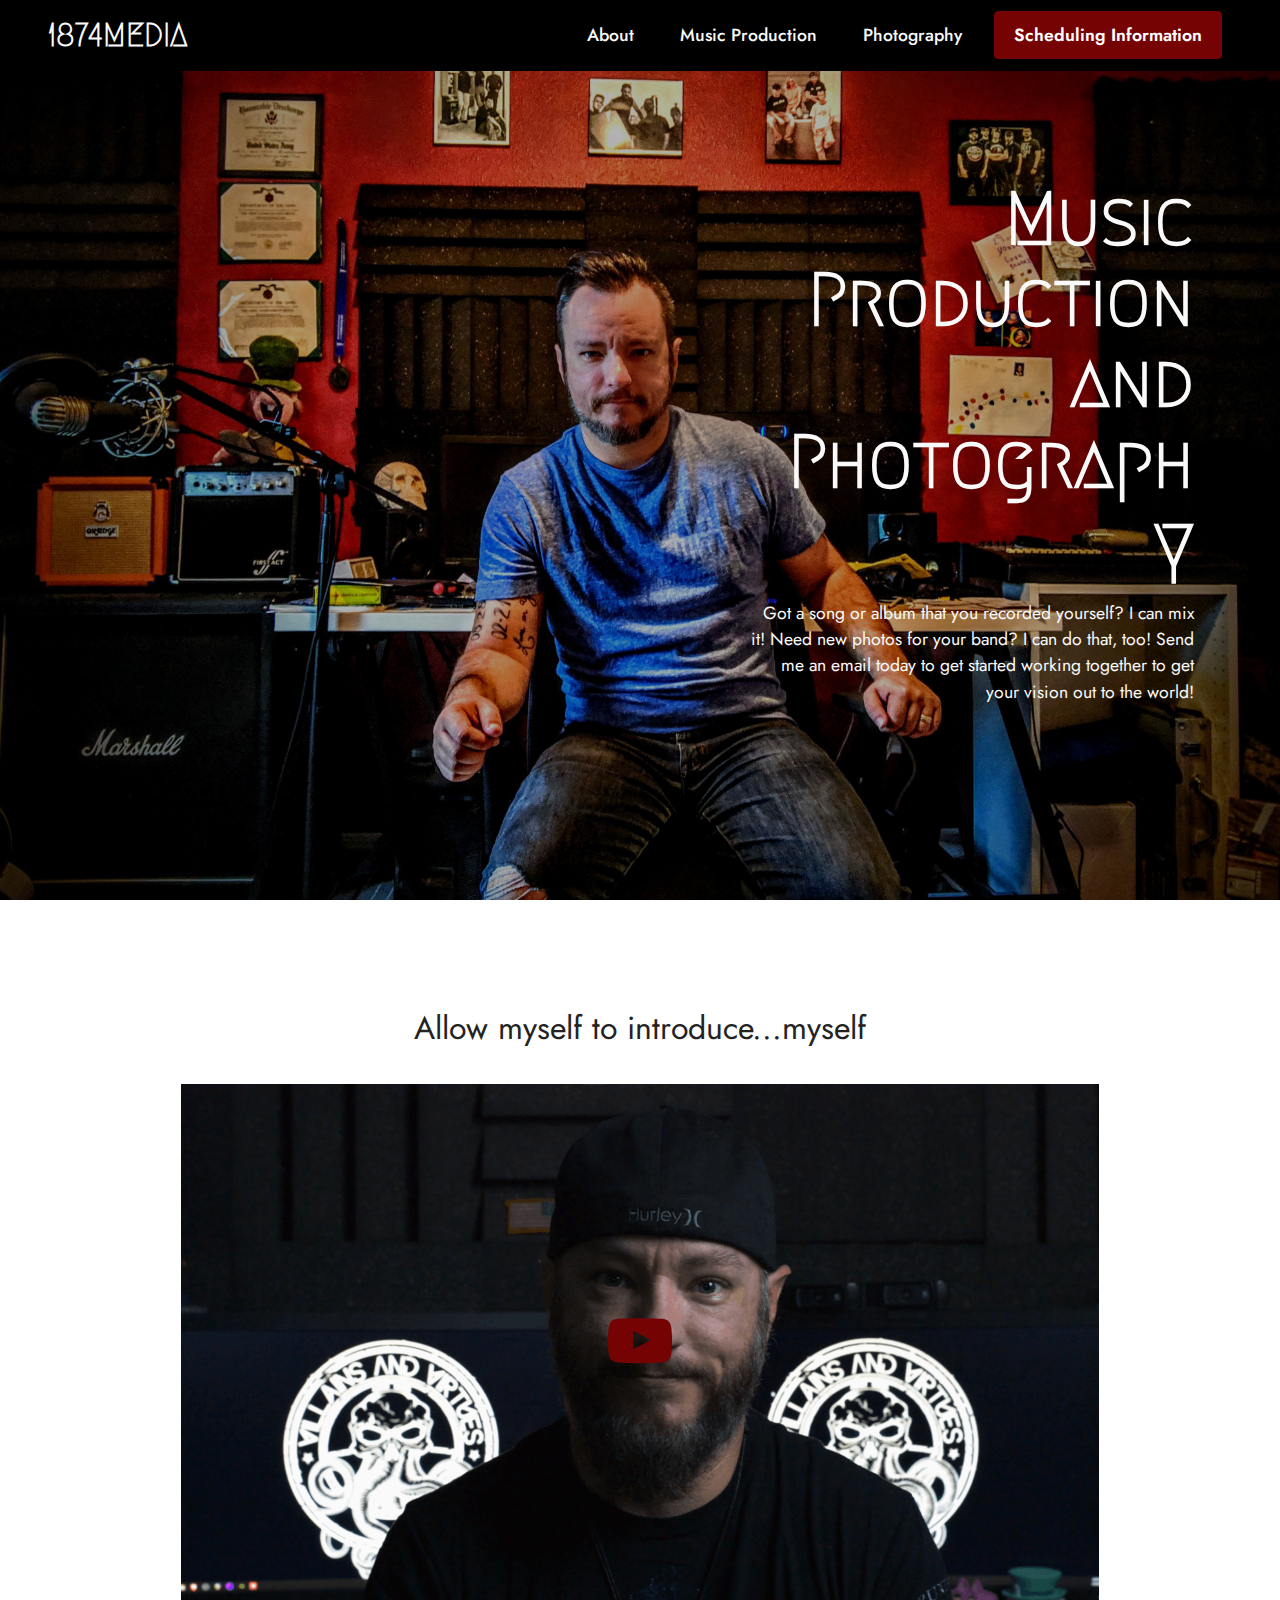
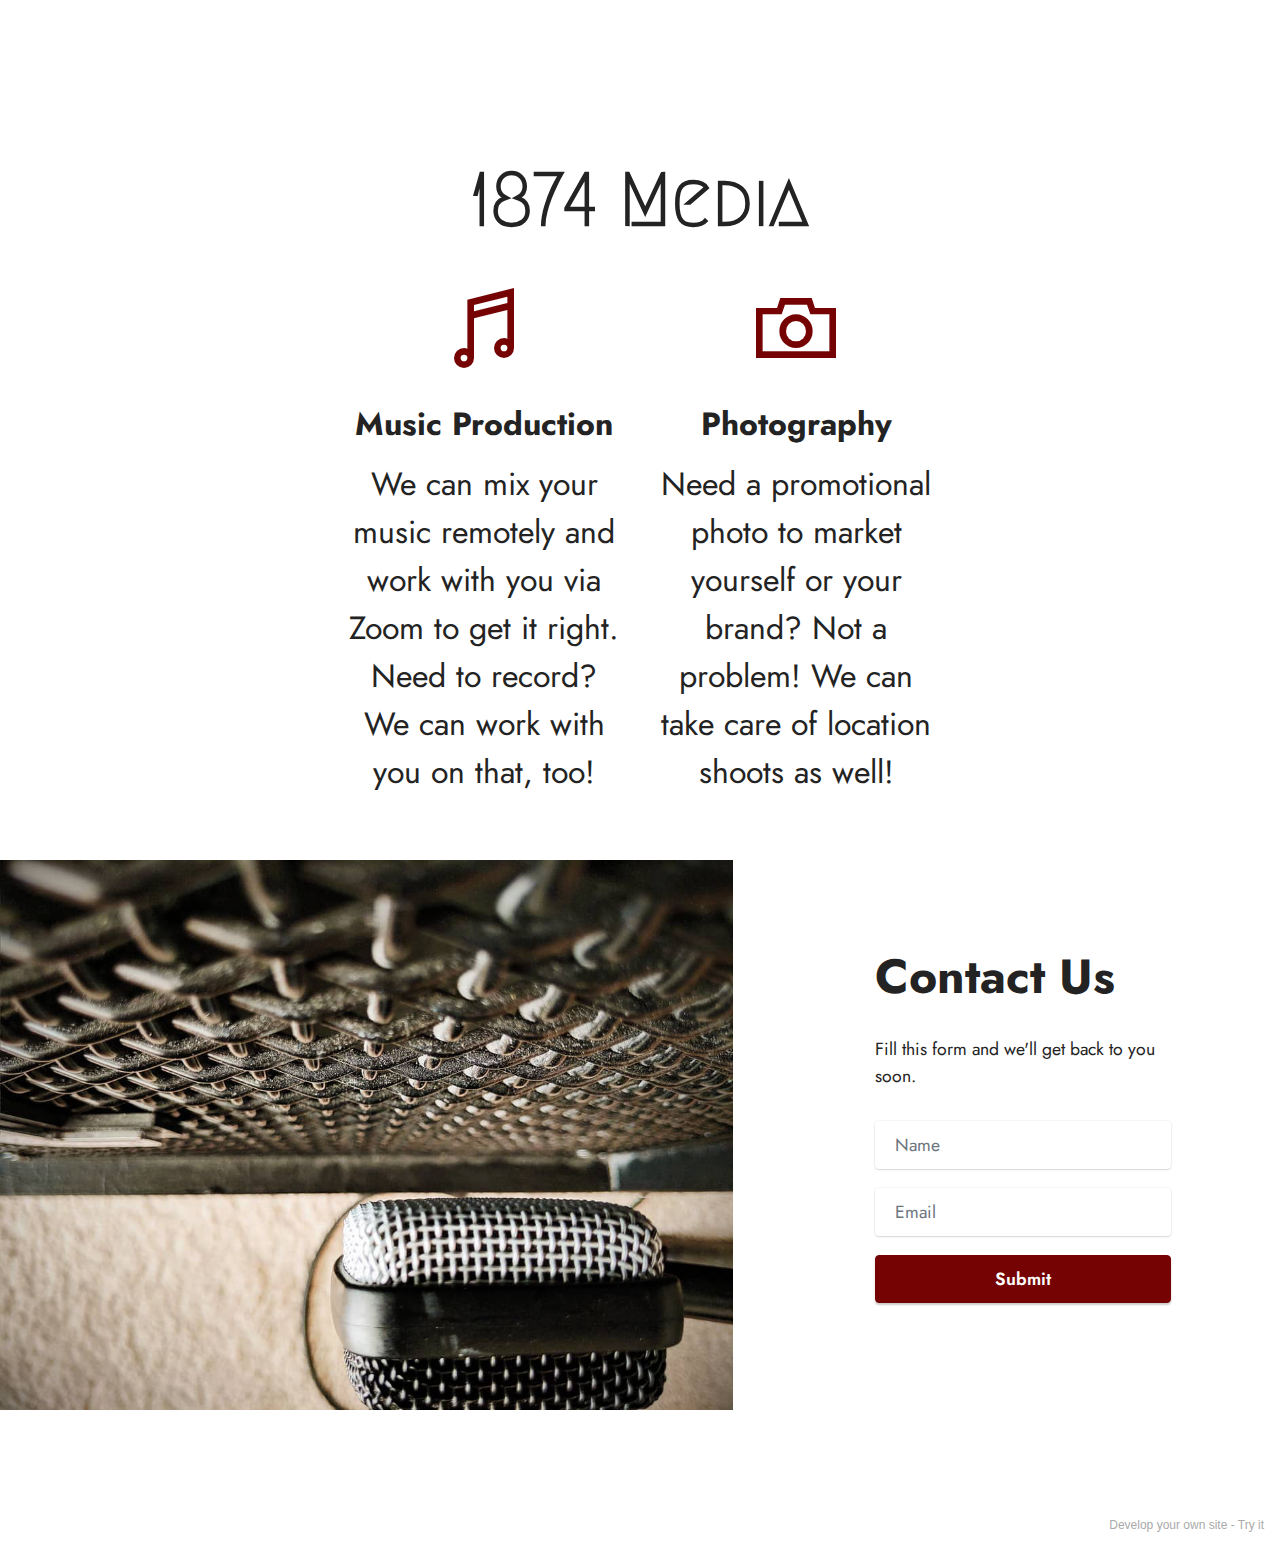
<file: index.html>
<!DOCTYPE html>
<html  >
<head>
  <!-- Site made with Mobirise Website Builder v5.2.0, https://mobirise.com -->
  <meta charset="UTF-8">
  <meta http-equiv="X-UA-Compatible" content="IE=edge">
  <meta name="generator" content="Mobirise v5.2.0, mobirise.com">
  <meta name="twitter:card" content="summary_large_image"/>
  <meta name="twitter:image:src" content="assets/images/index-meta.jpg">
  <meta property="og:image" content="assets/images/index-meta.jpg">
  <meta name="twitter:title" content="1874Media | Home">
  <meta name="viewport" content="width=device-width, initial-scale=1, minimum-scale=1">
  <link rel="shortcut icon" href="assets/images/1874logo-128x31.png" type="image/x-icon">
  <meta name="description" content="The home page for 1874 Media, a music production and photography company.">
  
  
  <title>1874Media | Home</title>
  <link rel="stylesheet" href="assets/web/assets/mobirise-icons2/mobirise2.css">
  <link rel="stylesheet" href="assets/tether/tether.min.css">
  <link rel="stylesheet" href="assets/bootstrap/css/bootstrap.min.css">
  <link rel="stylesheet" href="assets/bootstrap/css/bootstrap-grid.min.css">
  <link rel="stylesheet" href="assets/bootstrap/css/bootstrap-reboot.min.css">
  <link rel="stylesheet" href="assets/dropdown/css/style.css">
  <link rel="stylesheet" href="assets/formstyler/jquery.formstyler.css">
  <link rel="stylesheet" href="assets/formstyler/jquery.formstyler.theme.css">
  <link rel="stylesheet" href="assets/datepicker/jquery.datetimepicker.min.css">
  <link rel="stylesheet" href="assets/socicon/css/styles.css">
  <link rel="stylesheet" href="assets/theme/css/style.css">
  <link href="assets/fonts/style.css" rel="stylesheet">
  <link rel="preload" as="style" href="assets/mobirise/css/mbr-additional.css"><link rel="stylesheet" href="assets/mobirise/css/mbr-additional.css" type="text/css">
  
  
  
  
</head>
<body>
  
  <section class="menu menu2 cid-scbcHr9Uug" once="menu" id="menu2-0">
    
    <nav class="navbar navbar-dropdown navbar-fixed-top navbar-expand-lg">
        <div class="container-fluid">
            <div class="navbar-brand">
                
                <span class="navbar-caption-wrap"><a class="navbar-caption text-white text-primary display-7" href="index.html">1874MEDIA</a></span>
            </div>
            <button class="navbar-toggler" type="button" data-toggle="collapse" data-target="#navbarSupportedContent" aria-controls="navbarNavAltMarkup" aria-expanded="false" aria-label="Toggle navigation">
                <div class="hamburger">
                    <span></span>
                    <span></span>
                    <span></span>
                    <span></span>
                </div>
            </button>
            <div class="collapse navbar-collapse" id="navbarSupportedContent">
                <ul class="navbar-nav nav-dropdown" data-app-modern-menu="true"><li class="nav-item"><a class="nav-link link text-white text-primary display-4" href="about.html">
                            About</a></li>
                    <li class="nav-item"><a class="nav-link link text-white text-primary display-4" href="page3.html">
                            Music Production</a></li>
                    <li class="nav-item"><a class="nav-link link text-white text-primary display-4" href="page4.html">Photography</a>
                    </li></ul>
                
                <div class="navbar-buttons mbr-section-btn"><a class="btn btn-primary display-4" href="mailto:1874media@gmail.com">Scheduling Information</a></div>
            </div>
        </div>
    </nav>
</section>

<section class="header1 cid-scbcJsqYMp mbr-fullscreen" id="header1-1">

    

    <div class="mbr-overlay" style="opacity: 0.3; background-color: rgb(0, 0, 0);"></div>

    <div class="container">
        <div class="row justify-content-end">
            <div class="col-12 col-lg-5">
                <h1 class="mbr-section-title mbr-fonts-style mb-3 display-1"><strong>Music Production and Photography</strong></h1>
                
                <p class="mbr-text mbr-fonts-style display-4">
                    Got a song or album that you recorded yourself? I can mix it! Need new photos for your band? I can do that, too! Send me an email today to get started working together to get your vision out to the world!</p>
                
            </div>
        </div>
    </div>
</section>

<section class="video1 cid-sl85g3Pn0x" id="video1-9">
    
    
    <div class="align-center container">
        <div class="mbr-section-head">
            
            <h5 class="mbr-section-subtitle mbr-fonts-style mb-0 mt-2 display-5">Allow myself to introduce...myself</h5>
        </div>
        <div class="row justify-content-center mt-4">
            <div class="col-12 col-lg-10">
                <div class="box">
                    <div class="mbr-media show-modal align-center" data-modal=".modalWindow">
                        <img src="assets/images/intross-1836x1031.png" alt="1874Media Intro Video">
                        <div class="icon-wrap">
                            <a class="text-primary" href="#"><span class="mbr-iconfont socicon-youtube socicon"></span></a>
                        </div>
                    </div>
                </div>
            </div>
        </div>
    </div>
    <div>
        <div class="modalWindow" style="display: none;">
            <div class="modalWindow-container">
                <div class="modalWindow-video-container">
                    <div class="modalWindow-video">
                        <iframe width="100%" height="100%" frameborder="0" allowfullscreen="1" data-src="https://youtu.be/opk97Ublo_A"></iframe>
                    </div>
                    <a class="close" role="button" data-dismiss="modal">
                        <span aria-hidden="true" class="mbr-iconfont mobi-mbri-close mobi-mbri closeModal"></span>
                        <span class="sr-only">Close</span>
                    </a>
                </div>
            </div>
        </div>
    </div>
</section>

<section class="features1 cid-sl81gBIZmI" id="features1-8">
    

    
    <div class="container-fluid">
        <div class="row">
            <div class="col-12">
                <h3 class="mbr-section-title mbr-fonts-style align-center mb-0 display-1">
                    <strong>1874 Media</strong></h3>
                
            </div>
        </div>
        <div class="row">
            <div class="card col-12 col-md-6 col-lg-3">
                <div class="card-wrapper">
                    <div class="card-box align-center">
                        <div class="iconfont-wrapper">
                            <span class="mbr-iconfont mobi-mbri-music mobi-mbri"></span>
                        </div>
                        <h5 class="card-title mbr-fonts-style display-5"><strong>Music Production</strong></h5>
                        <p class="card-text mbr-fonts-style display-5">We can mix your music remotely and work with you via Zoom to get it right. Need to record? We can work with you on that, too!</p>
                    </div>
                </div>
            </div>
            <div class="card col-12 col-md-6 col-lg-3">
                <div class="card-wrapper">
                    <div class="card-box align-center">
                        <div class="iconfont-wrapper">
                            <span class="mbr-iconfont mobi-mbri-camera mobi-mbri"></span>
                        </div>
                        <h5 class="card-title mbr-fonts-style display-5"><strong>Photography</strong></h5>
                        <p class="card-text mbr-fonts-style display-5">Need a promotional photo to market yourself or your brand? Not a problem! We can take care of location shoots as well!</p>
                    </div>
                </div>
            </div>
            
            
        </div>
    </div>
</section>

<section class="form3 cid-scbMyxpnBC" id="form3-5">

    

    

    <div class="mbr-container">
        <div class="row justify-content-center">
            <div class="col-lg-7 col-12">
                <div class="image-wrapper">
                    <img class="w-100" src="assets/images/miccab-1080x810.jpg" alt="">
                </div>
            </div>
            <div class="col-lg-3 offset-lg-1 mbr-form" data-form-type="formoid">
                <form action="https://mobirise.eu/" method="POST" class="mbr-form form-with-styler" data-form-title="Form Name"><input type="hidden" name="email" data-form-email="true" value="Al2/m1E8P2GRo09hFpVwUt1ZbE5UDANy89HHIzC8JKXWv1/vRKwIHJrozeVog/Zy6HtenuE6/AJoh9C8H91O6HR664ujfe0hsp2zIRhC5Lqw5uuuwTlZ4CQKVsGlaq0F">
                    <div class="">
                        <div hidden="hidden" data-form-alert="" class="alert alert-success col-12">Thanks for filling out
                            the form!</div>
                        <div hidden="hidden" data-form-alert-danger="" class="alert alert-danger col-12">Oops...! some
                            problem!</div>
                    </div>
                    <div class="dragArea row">
                        <div class="col-lg-12 col-md-12 col-sm-12">
                            <h1 class="mbr-section-title mb-4 display-2">
                                <strong>Contact Us</strong>
                            </h1>
                        </div>
                        <div class="col-lg-12 col-md-12 col-sm-12">
                            <p class="mbr-text mbr-fonts-style mb-4 display-4">Fill this form and we'll get back to you
                                soon.</p>
                        </div>
                        <div data-for="name" class="col-lg-12 col-md col-sm-12 form-group">
                            <input type="text" name="name" placeholder="Name" data-form-field="name" class="form-control" value="" id="name-form3-5">
                        </div>
                        <div class="col-lg-12 col-md col-sm-12 form-group" data-for="email">
                            <input type="email" name="email" placeholder="Email" data-form-field="email" class="form-control" value="" id="email-form3-5">
                        </div>
                        <div class="col-md-auto col-12 mbr-section-btn"><button type="submit" class="btn btn-primary display-4">Submit</button></div>
                    </div>
                </form>
            </div>
            <div class="offset-lg-1"></div>
        </div>
    </div>
</section>

<section class="footer3 cid-scbIRWGaXC mbr-reveal" once="footers" id="footer3-4">

    

    

    <div class="container">
        <div class="media-container-row align-center mbr-white">
            
            
            <div class="row row-copirayt">
                <p class="mbr-text mb-0 mbr-fonts-style mbr-white align-center display-4">
                    © Copyright 2020 1874MEDIA. All sample track Copyrights belong to their respective creators. Used with permission. All Rights Reserved.
                </p>
            </div>
        </div>
    </div>
</section><section style="background-color: #fff; font-family: -apple-system, BlinkMacSystemFont, 'Segoe UI', 'Roboto', 'Helvetica Neue', Arial, sans-serif; color:#aaa; font-size:12px; padding: 0; align-items: center; display: flex;"><a href="https://mobirise.site/y" style="flex: 1 1; height: 3rem; padding-left: 1rem;"></a><p style="flex: 0 0 auto; margin:0; padding-right:1rem;">Develop your own site - <a href="https://mobirise.site/w" style="color:#aaa;">Try it</a></p></section><script src="assets/web/assets/jquery/jquery.min.js"></script>  <script src="assets/popper/popper.min.js"></script>  <script src="assets/tether/tether.min.js"></script>  <script src="assets/bootstrap/js/bootstrap.min.js"></script>  <script src="assets/smoothscroll/smooth-scroll.js"></script>  <script src="assets/dropdown/js/nav-dropdown.js"></script>  <script src="assets/dropdown/js/navbar-dropdown.js"></script>  <script src="assets/touchswipe/jquery.touch-swipe.min.js"></script>  <script src="assets/playervimeo/vimeo_player.js"></script>  <script src="assets/formstyler/jquery.formstyler.js"></script>  <script src="assets/formstyler/jquery.formstyler.min.js"></script>  <script src="assets/datepicker/jquery.datetimepicker.full.js"></script>  <script src="assets/theme/js/script.js"></script>  <script src="assets/formoid/formoid.min.js"></script>  
  
  
</body>
</html>
</file>
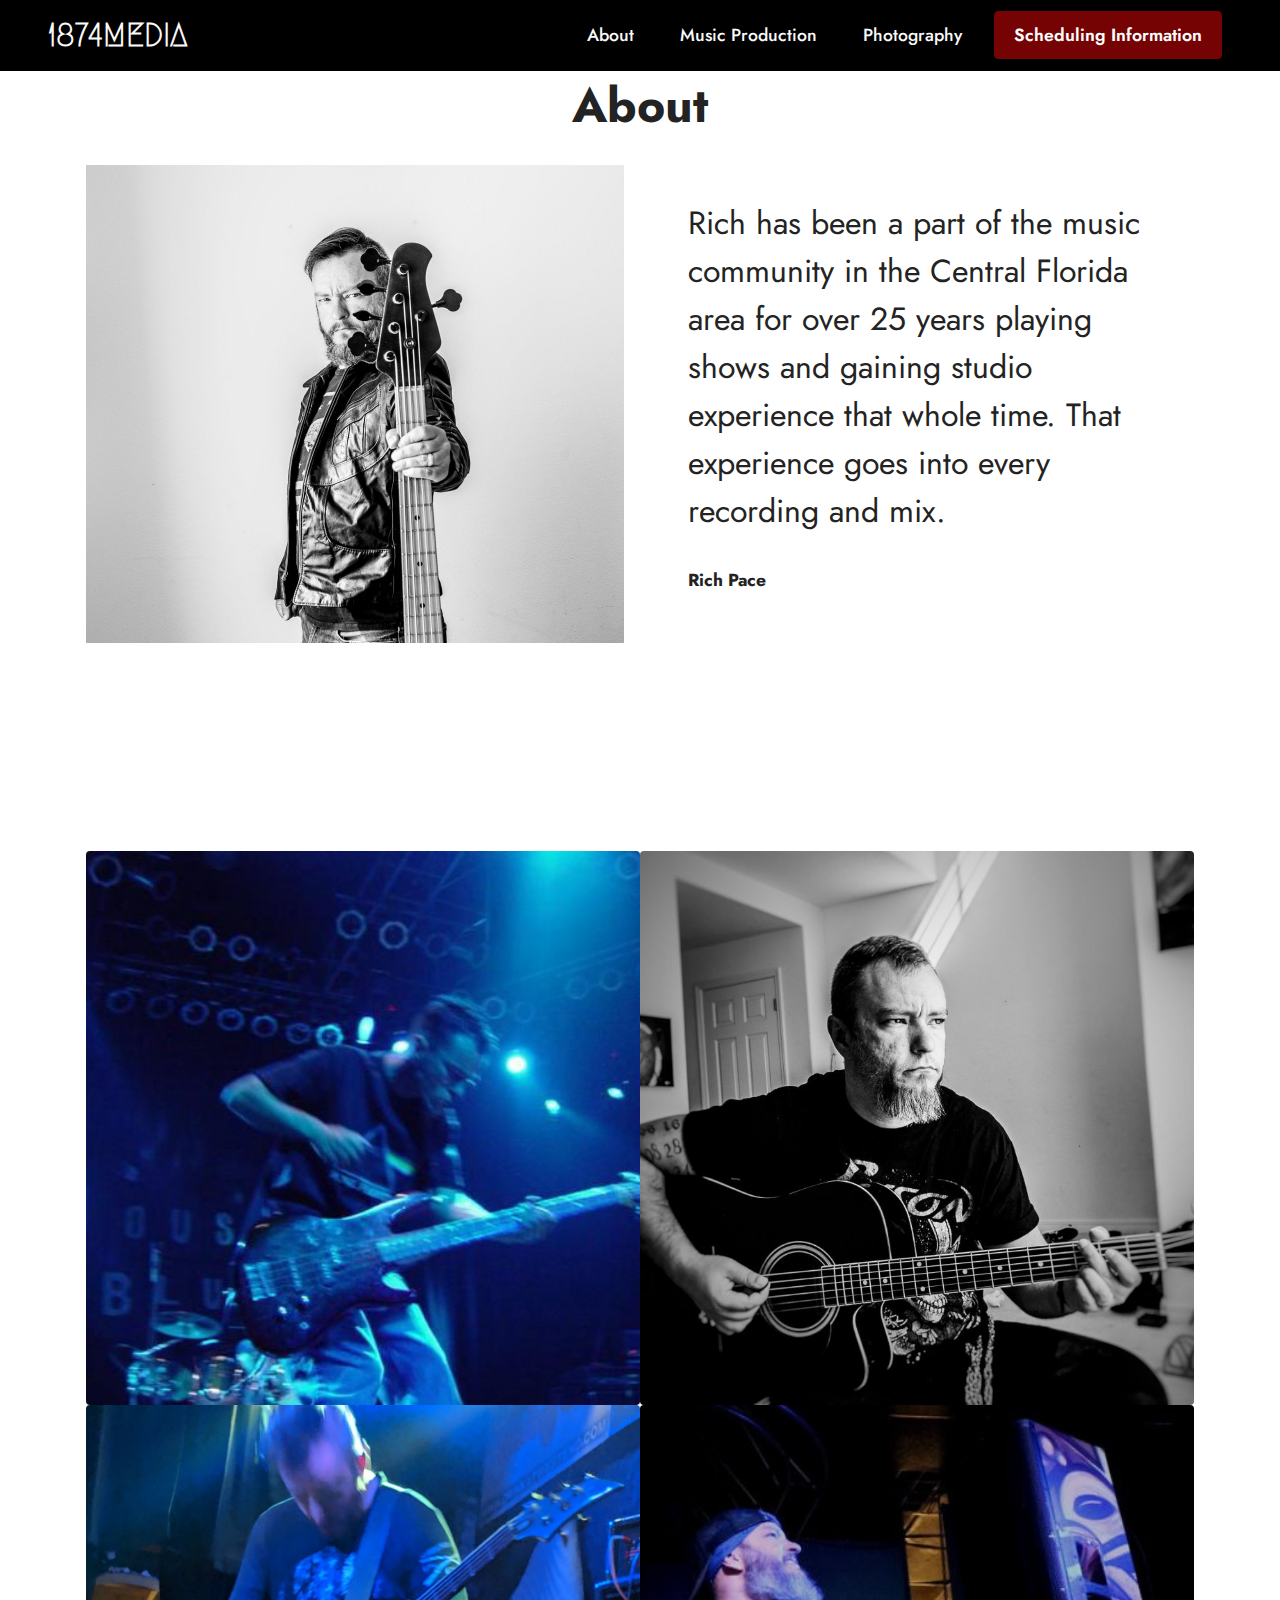
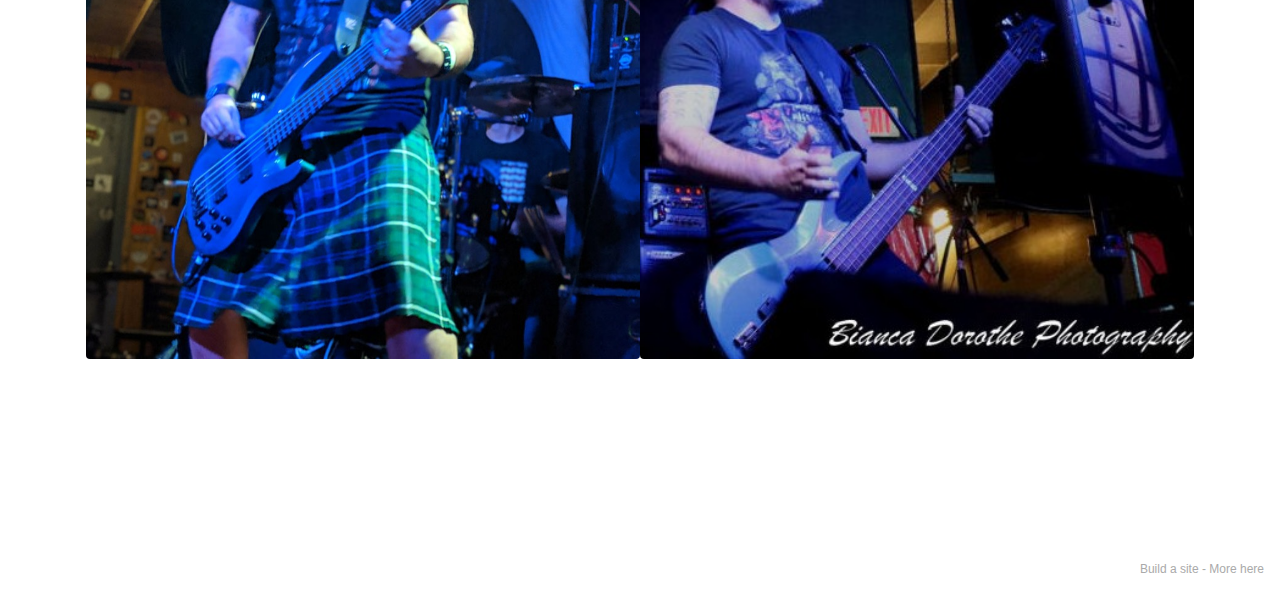
<file: about.html>
<!DOCTYPE html>
<html  >
<head>
  <!-- Site made with Mobirise Website Builder v5.2.0, https://mobirise.com -->
  <meta charset="UTF-8">
  <meta http-equiv="X-UA-Compatible" content="IE=edge">
  <meta name="generator" content="Mobirise v5.2.0, mobirise.com">
  <meta name="viewport" content="width=device-width, initial-scale=1, minimum-scale=1">
  <link rel="shortcut icon" href="assets/images/1874logo-128x31.png" type="image/x-icon">
  <meta name="description" content="">
  
  
  <title>1874Media | About</title>
  <link rel="stylesheet" href="assets/tether/tether.min.css">
  <link rel="stylesheet" href="assets/bootstrap/css/bootstrap.min.css">
  <link rel="stylesheet" href="assets/bootstrap/css/bootstrap-grid.min.css">
  <link rel="stylesheet" href="assets/bootstrap/css/bootstrap-reboot.min.css">
  <link rel="stylesheet" href="assets/dropdown/css/style.css">
  <link rel="stylesheet" href="assets/socicon/css/styles.css">
  <link rel="stylesheet" href="assets/theme/css/style.css">
  <link href="assets/fonts/style.css" rel="stylesheet">
  <link rel="preload" as="style" href="assets/mobirise/css/mbr-additional.css"><link rel="stylesheet" href="assets/mobirise/css/mbr-additional.css" type="text/css">
  
  
  
  
</head>
<body>
  
  <section class="menu menu2 cid-scbcHr9Uug" once="menu" id="menu2-a">
    
    <nav class="navbar navbar-dropdown navbar-fixed-top navbar-expand-lg">
        <div class="container-fluid">
            <div class="navbar-brand">
                
                <span class="navbar-caption-wrap"><a class="navbar-caption text-white text-primary display-7" href="index.html">1874MEDIA</a></span>
            </div>
            <button class="navbar-toggler" type="button" data-toggle="collapse" data-target="#navbarSupportedContent" aria-controls="navbarNavAltMarkup" aria-expanded="false" aria-label="Toggle navigation">
                <div class="hamburger">
                    <span></span>
                    <span></span>
                    <span></span>
                    <span></span>
                </div>
            </button>
            <div class="collapse navbar-collapse" id="navbarSupportedContent">
                <ul class="navbar-nav nav-dropdown" data-app-modern-menu="true"><li class="nav-item"><a class="nav-link link text-white text-primary display-4" href="about.html">
                            About</a></li>
                    <li class="nav-item"><a class="nav-link link text-white text-primary display-4" href="page3.html">
                            Music Production</a></li>
                    <li class="nav-item"><a class="nav-link link text-white text-primary display-4" href="page4.html">Photography</a>
                    </li></ul>
                
                <div class="navbar-buttons mbr-section-btn"><a class="btn btn-primary display-4" href="mailto:1874media@gmail.com">Scheduling Information</a></div>
            </div>
        </div>
    </nav>
</section>

<section class="testimonials1 cid-sl8eBTIdKX" id="testimonials1-c">
    

    
    <div class="container">
        <h3 class="mbr-section-title mbr-fonts-style align-center mb-4 display-2">
            <strong>About</strong></h3>
        <div class="row align-items-center">
            <div class="col-12 col-md-6">
                <div class="image-wrapper">
                    <img src="assets/images/rich-black-n-white-01-1076x956.jpg" alt="Mobirise">
                </div>
            </div>
            <div class="col-12 col-md">
                <div class="text-wrapper">
                    <p class="mbr-text mbr-fonts-style mb-4 display-5">Rich has been a part of the music community in the Central Florida area for over 25 years playing shows and gaining studio experience that whole time. That experience goes into every recording and mix.</p>
                    <p class="name mbr-fonts-style mb-1 display-4">
                        <strong>Rich Pace</strong></p>
                    <p class="position mbr-fonts-style display-4"></p>
                </div>
            </div>
        </div>
    </div>
</section>

<section class="gallery1 cid-sl8qhTZubx" id="gallery1-d">
    
    
    <div class="container">
        
        <div class="row mt-4">
            <div class="item features-image сol-12 col-md-6 col-lg-6">
                <div class="item-wrapper">
                    <div class="item-img">
                        <img src="assets/images/hobblue-600x450.jpeg" alt="">
                    </div>
                    
                    
                </div>
            </div>
            <div class="item features-image сol-12 col-md-6 col-lg-6">
                <div class="item-wrapper">
                    <div class="item-img">
                        <img src="assets/images/richacoustic-1108x886.jpeg" alt="">
                    </div>
                    
                    
                </div>
            </div>
            <div class="item features-image сol-12 col-md-6 col-lg-6">
                <div class="item-wrapper">
                    <div class="item-img">
                        <img src="assets/images/00100dportrait-00100-burst20190112214113191-cover-1108x1477.jpeg" alt="">
                    </div>
                    
                    
                </div>
            </div>
            <div class="item features-image сol-12 col-md-6 col-lg-6">
                <div class="item-wrapper">
                    <div class="item-img">
                        <img src="assets/images/vv-1108x738.jpeg" alt="" title="">
                    </div>
                    
                    
                </div>
            </div>
        </div>
    </div>
</section>

<section class="footer3 cid-scbIRWGaXC mbr-reveal" once="footers" id="footer3-b">

    

    

    <div class="container">
        <div class="media-container-row align-center mbr-white">
            
            
            <div class="row row-copirayt">
                <p class="mbr-text mb-0 mbr-fonts-style mbr-white align-center display-4">
                    © Copyright 2020 1874MEDIA. All sample track Copyrights belong to their respective creators. Used with permission. All Rights Reserved.
                </p>
            </div>
        </div>
    </div>
</section><section style="background-color: #fff; font-family: -apple-system, BlinkMacSystemFont, 'Segoe UI', 'Roboto', 'Helvetica Neue', Arial, sans-serif; color:#aaa; font-size:12px; padding: 0; align-items: center; display: flex;"><a href="https://mobirise.site/w" style="flex: 1 1; height: 3rem; padding-left: 1rem;"></a><p style="flex: 0 0 auto; margin:0; padding-right:1rem;">Build a site - <a href="https://mobirise.site/v" style="color:#aaa;">More here</a></p></section><script src="assets/web/assets/jquery/jquery.min.js"></script>  <script src="assets/popper/popper.min.js"></script>  <script src="assets/tether/tether.min.js"></script>  <script src="assets/bootstrap/js/bootstrap.min.js"></script>  <script src="assets/smoothscroll/smooth-scroll.js"></script>  <script src="assets/dropdown/js/nav-dropdown.js"></script>  <script src="assets/dropdown/js/navbar-dropdown.js"></script>  <script src="assets/touchswipe/jquery.touch-swipe.min.js"></script>  <script src="assets/theme/js/script.js"></script>  
  
  
</body>
</html>
</file>
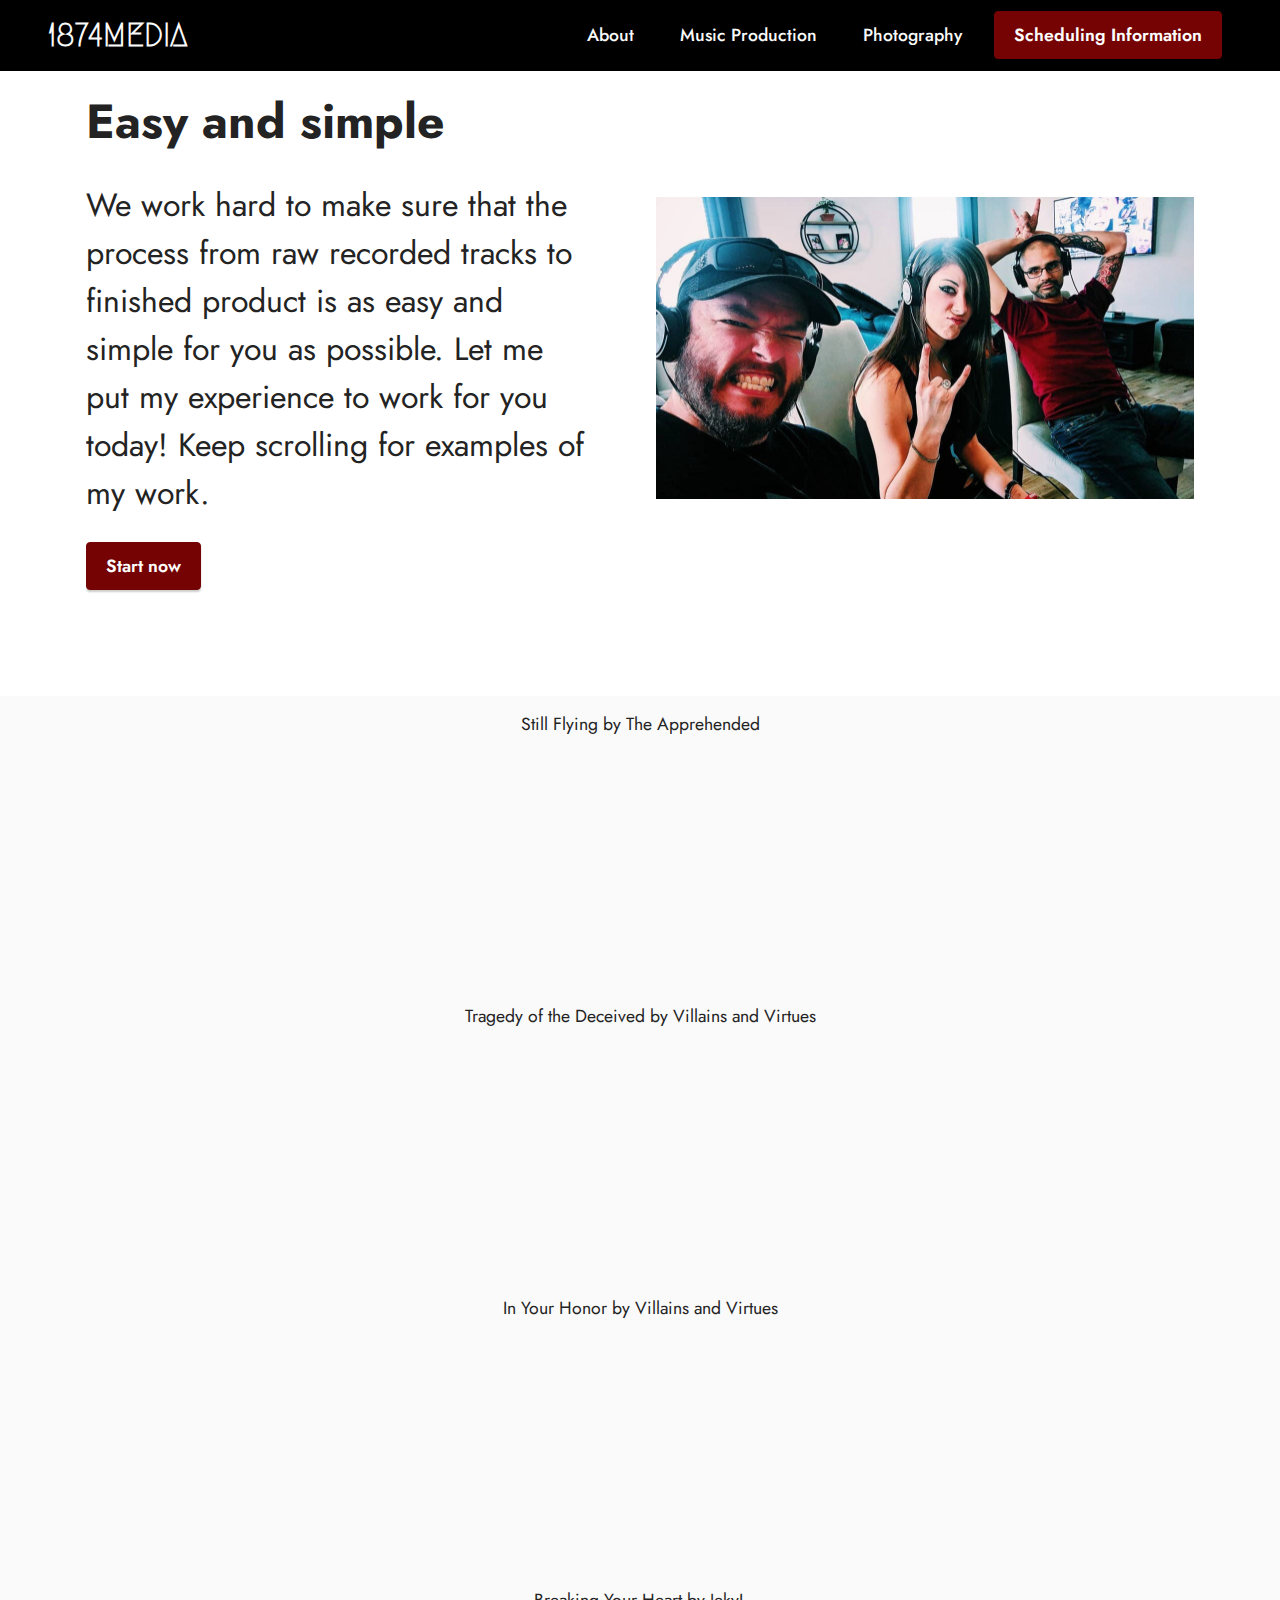
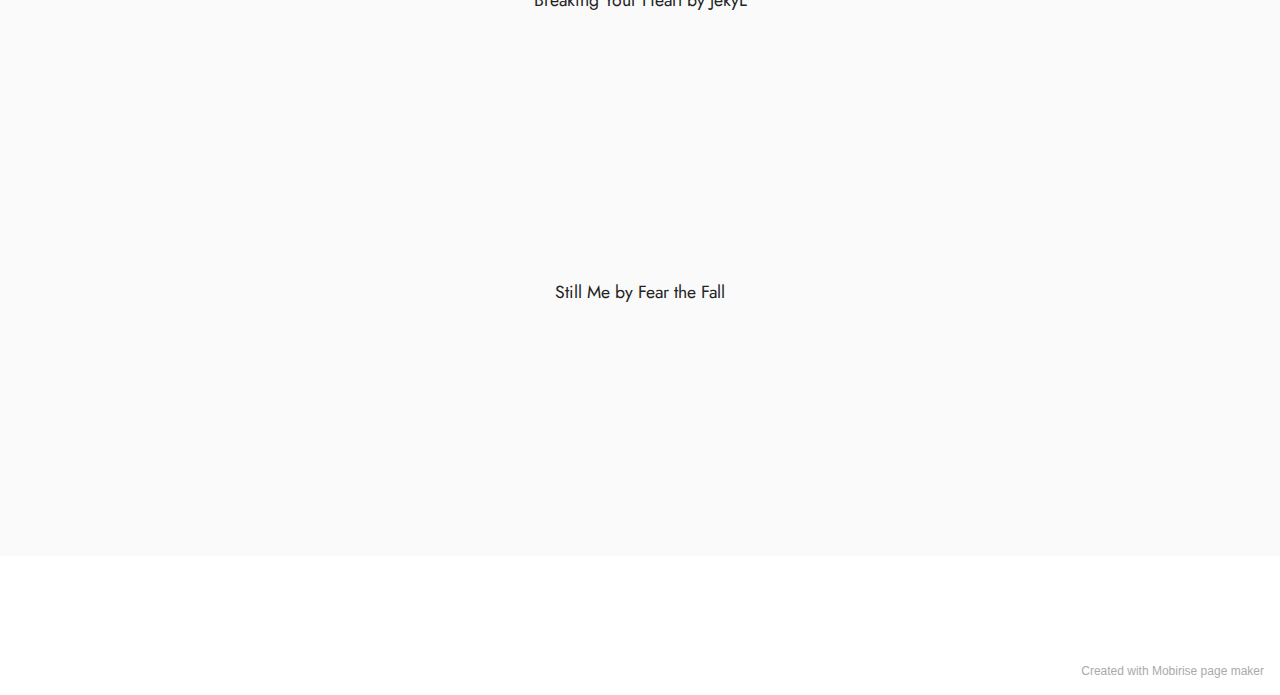
<file: musicprod.html>
<!DOCTYPE html>
<html  >
<head>
  <!-- Site made with Mobirise Website Builder v5.2.0, https://mobirise.com -->
  <meta charset="UTF-8">
  <meta http-equiv="X-UA-Compatible" content="IE=edge">
  <meta name="generator" content="Mobirise v5.2.0, mobirise.com">
  <meta name="viewport" content="width=device-width, initial-scale=1, minimum-scale=1">
  <link rel="shortcut icon" href="assets/images/1874logo-128x31.png" type="image/x-icon">
  <meta name="description" content="">
  
  
  <title>1874Media | Music Production</title>
  <link rel="stylesheet" href="assets/web/assets/mobirise-icons2/mobirise2.css">
  <link rel="stylesheet" href="assets/tether/tether.min.css">
  <link rel="stylesheet" href="assets/bootstrap/css/bootstrap.min.css">
  <link rel="stylesheet" href="assets/bootstrap/css/bootstrap-grid.min.css">
  <link rel="stylesheet" href="assets/bootstrap/css/bootstrap-reboot.min.css">
  <link rel="stylesheet" href="assets/soundcloud-plugin/style.css">
  <link rel="stylesheet" href="assets/dropdown/css/style.css">
  <link rel="stylesheet" href="assets/socicon/css/styles.css">
  <link rel="stylesheet" href="assets/theme/css/style.css">
  <link href="assets/fonts/style.css" rel="stylesheet">
  <link rel="preload" as="style" href="assets/mobirise/css/mbr-additional.css"><link rel="stylesheet" href="assets/mobirise/css/mbr-additional.css" type="text/css">
  
  
  
  
</head>
<body>
  
  <section class="menu menu2 cid-scbcHr9Uug" once="menu" id="menu2-e">
    
    <nav class="navbar navbar-dropdown navbar-fixed-top navbar-expand-lg">
        <div class="container-fluid">
            <div class="navbar-brand">
                
                <span class="navbar-caption-wrap"><a class="navbar-caption text-white text-primary display-7" href="index.html">1874MEDIA</a></span>
            </div>
            <button class="navbar-toggler" type="button" data-toggle="collapse" data-target="#navbarSupportedContent" aria-controls="navbarNavAltMarkup" aria-expanded="false" aria-label="Toggle navigation">
                <div class="hamburger">
                    <span></span>
                    <span></span>
                    <span></span>
                    <span></span>
                </div>
            </button>
            <div class="collapse navbar-collapse" id="navbarSupportedContent">
                <ul class="navbar-nav nav-dropdown" data-app-modern-menu="true"><li class="nav-item"><a class="nav-link link text-white text-primary display-4" href="about.html">
                            About</a></li>
                    <li class="nav-item"><a class="nav-link link text-white text-primary display-4" href="page3.html">
                            Music Production</a></li>
                    <li class="nav-item"><a class="nav-link link text-white text-primary display-4" href="page4.html">Photography</a>
                    </li></ul>
                
                <div class="navbar-buttons mbr-section-btn"><a class="btn btn-primary display-4" href="mailto:1874media@gmail.com">Scheduling Information</a></div>
            </div>
        </div>
    </nav>
</section>

<section class="features18 cid-sl8zwiPUaO" id="features19-i">

    

    
    <div class="container">
        <div class="row justify-content-center">
            <div class="card col-12 col-lg">
                <div class="card-wrapper">
                    <h6 class="card-title mbr-fonts-style mb-4 display-2">
                        <strong>Easy and simple</strong>
                    </h6>
                    <p class="mbr-text mbr-fonts-style display-5">
                        We work hard to make sure that the process from raw recorded tracks to finished product is as easy and simple for you as possible. Let me put my experience to work for you today! Keep scrolling for examples of my work.<br></p>
                    <div class="mbr-section-btn"><a class="btn btn-primary display-4" href="mailto:1874media@gmail.com">Start now</a></div>
                </div>
            </div>
            <div class="col-12 col-lg-6">
                <div class="image-wrapper">
                    <img src="assets/images/recording-the-01-1076x807.jpeg" alt="Mobirise">
                </div>
            </div>
        </div>
    </div>
</section>

<section class="mbr-section soundcloud2 cid-slknfgVSPR" id="soundcloud2-t">

    

    <div class="mbr-section__container container">
        <h3 class="mbr-fonts-style mbr-section-title align-center sc__title display-4">
            Still Flying by The Apprehended</h3>
        <div class="row justify-content-center">
            <div class="col-lg-4">
                <figure class="mobirise-loader mbr-figure mbr-figure--wysiwyg mbr-figure--full-width mbr-figure--caption-outside-bottom">
                    <iframe class="mbr-embedded-video" frameborder="0" allowfullscreen="" src="https://w.soundcloud.com/player/?url=https%3A//api.soundcloud.com/tracks/960415858&amp;color=%23ff5500&amp;auto_play=false&amp;hide_related=false&amp;show_comments=true&amp;show_user=true&amp;show_reposts=false&amp;show_teaser=true&amp;visual=true"></iframe>
                </figure>
            </div>
        </div>
    </div>
    <div class="clearfix"></div>
</section>

<section class="mbr-section soundcloud2 cid-sl9JXGeFbo" id="soundcloud2-m">

    

    <div class="mbr-section__container container">
        <h3 class="mbr-fonts-style mbr-section-title align-center sc__title display-4">
            Tragedy of the Deceived by Villains and Virtues</h3>
        <div class="row justify-content-center">
            <div class="col-lg-4">
                <figure class="mobirise-loader mbr-figure mbr-figure--wysiwyg mbr-figure--full-width mbr-figure--caption-outside-bottom">
                    <iframe class="mbr-embedded-video" frameborder="0" allowfullscreen="" src="https://w.soundcloud.com/player/?url=https%3A//api.soundcloud.com/tracks/959312140&amp;color=%23ff5500&amp;auto_play=false&amp;hide_related=false&amp;show_comments=true&amp;show_user=true&amp;show_reposts=false&amp;show_teaser=true&amp;visual=true"></iframe>
                </figure>
            </div>
        </div>
    </div>
    <div class="clearfix"></div>
</section>

<section class="mbr-section soundcloud2 cid-sl9M37vSXG" id="soundcloud2-n">

    

    <div class="mbr-section__container container">
        <h3 class="mbr-fonts-style mbr-section-title align-center sc__title display-4">
            In Your Honor by Villains and Virtues</h3>
        <div class="row justify-content-center">
            <div class="col-lg-4">
                <figure class="mobirise-loader mbr-figure mbr-figure--wysiwyg mbr-figure--full-width mbr-figure--caption-outside-bottom">
                    <iframe class="mbr-embedded-video" frameborder="0" allowfullscreen="" src="https://w.soundcloud.com/player/?url=https%3A//api.soundcloud.com/tracks/902938735&amp;color=%23ff5500&amp;auto_play=false&amp;hide_related=false&amp;show_comments=true&amp;show_user=true&amp;show_reposts=false&amp;show_teaser=true&amp;visual=true"></iframe>
                </figure>
            </div>
        </div>
    </div>
    <div class="clearfix"></div>
</section>

<section class="mbr-section soundcloud2 cid-sl9M3GfQdR" id="soundcloud2-o">

    

    <div class="mbr-section__container container">
        <h3 class="mbr-fonts-style mbr-section-title align-center sc__title display-4">
            Breaking Your Heart by JekyL</h3>
        <div class="row justify-content-center">
            <div class="col-lg-4">
                <figure class="mobirise-loader mbr-figure mbr-figure--wysiwyg mbr-figure--full-width mbr-figure--caption-outside-bottom">
                    <iframe class="mbr-embedded-video" frameborder="0" allowfullscreen="" src="https://w.soundcloud.com/player/?url=https%3A//api.soundcloud.com/tracks/902936236&amp;color=%23ff5500&amp;auto_play=false&amp;hide_related=false&amp;show_comments=true&amp;show_user=true&amp;show_reposts=false&amp;show_teaser=true&amp;visual=true"></iframe>
                </figure>
            </div>
        </div>
    </div>
    <div class="clearfix"></div>
</section>

<section class="mbr-section soundcloud2 cid-sl9M4eEY9A" id="soundcloud2-p">

    

    <div class="mbr-section__container container">
        <h3 class="mbr-fonts-style mbr-section-title align-center sc__title display-4">
            Still Me by Fear the Fall</h3>
        <div class="row justify-content-center">
            <div class="col-lg-4">
                <figure class="mobirise-loader mbr-figure mbr-figure--wysiwyg mbr-figure--full-width mbr-figure--caption-outside-bottom">
                    <iframe class="mbr-embedded-video" frameborder="0" allowfullscreen="" src="https://w.soundcloud.com/player/?url=https%3A//api.soundcloud.com/tracks/902936089&amp;color=%23ff5500&amp;auto_play=false&amp;hide_related=false&amp;show_comments=true&amp;show_user=true&amp;show_reposts=false&amp;show_teaser=true&amp;visual=true"></iframe>
                </figure>
            </div>
        </div>
    </div>
    <div class="clearfix"></div>
</section>

<section class="footer3 cid-scbIRWGaXC mbr-reveal" once="footers" id="footer3-f">

    

    

    <div class="container">
        <div class="media-container-row align-center mbr-white">
            
            
            <div class="row row-copirayt">
                <p class="mbr-text mb-0 mbr-fonts-style mbr-white align-center display-4">
                    © Copyright 2020 1874MEDIA. All sample track Copyrights belong to their respective creators. Used with permission. All Rights Reserved.
                </p>
            </div>
        </div>
    </div>
</section><section style="background-color: #fff; font-family: -apple-system, BlinkMacSystemFont, 'Segoe UI', 'Roboto', 'Helvetica Neue', Arial, sans-serif; color:#aaa; font-size:12px; padding: 0; align-items: center; display: flex;"><a href="https://mobirise.site/m" style="flex: 1 1; height: 3rem; padding-left: 1rem;"></a><p style="flex: 0 0 auto; margin:0; padding-right:1rem;">Created with Mobirise <a href="https://mobirise.site/j" style="color:#aaa;">page</a> maker</p></section><script src="assets/web/assets/jquery/jquery.min.js"></script>  <script src="assets/popper/popper.min.js"></script>  <script src="assets/tether/tether.min.js"></script>  <script src="assets/bootstrap/js/bootstrap.min.js"></script>  <script src="assets/soundcloud-plugin/script.js"></script>  <script src="assets/smoothscroll/smooth-scroll.js"></script>  <script src="assets/dropdown/js/nav-dropdown.js"></script>  <script src="assets/dropdown/js/navbar-dropdown.js"></script>  <script src="assets/touchswipe/jquery.touch-swipe.min.js"></script>  <script src="assets/theme/js/script.js"></script>  
  
  
</body>
</html>
</file>
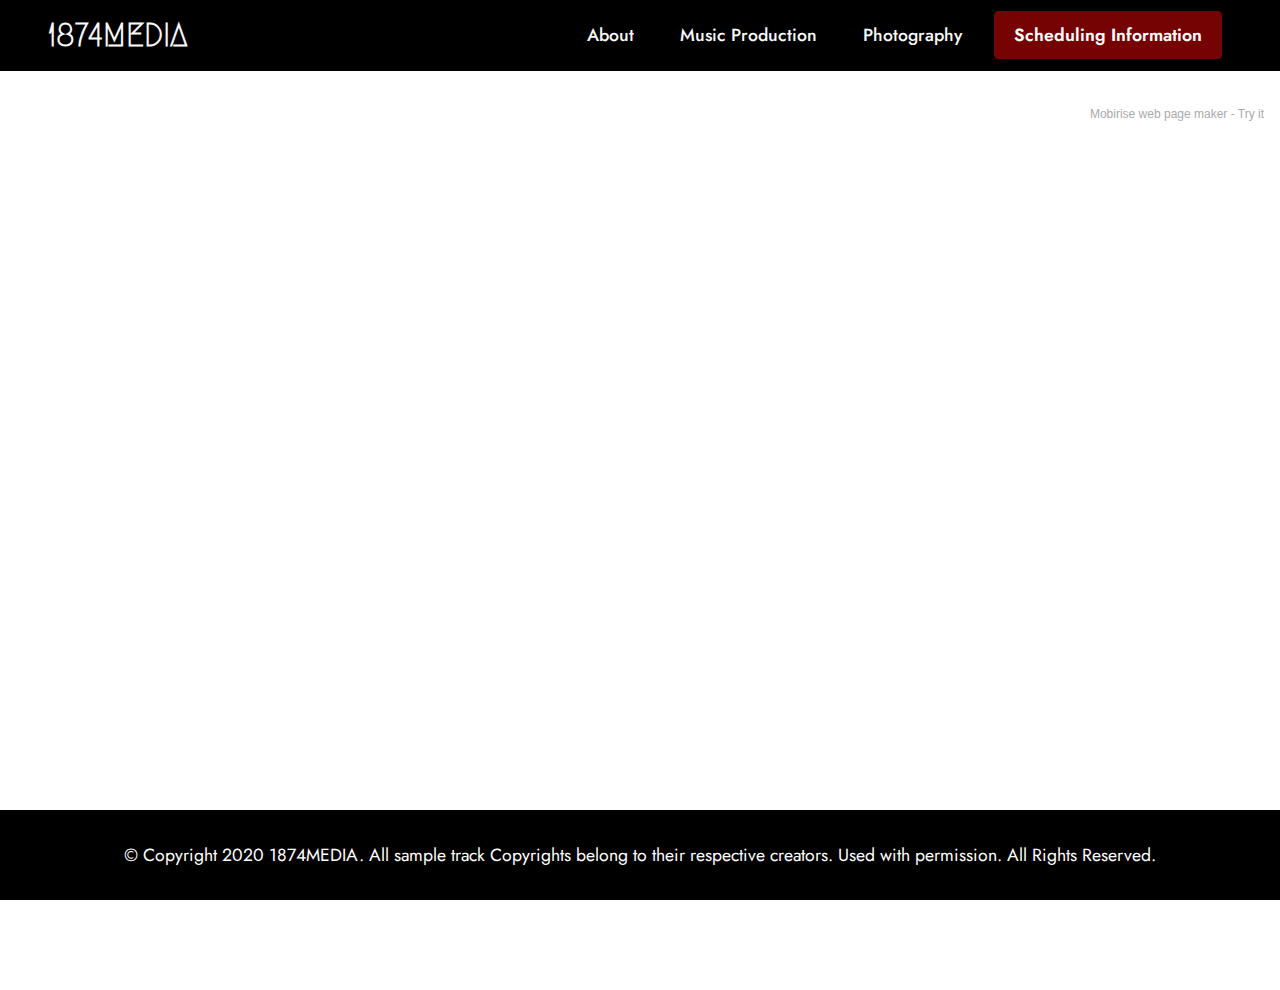
<file: page1.html>
<!DOCTYPE html>
<html  >
<head>
  <!-- Site made with Mobirise Website Builder v5.2.0, https://mobirise.com -->
  <meta charset="UTF-8">
  <meta http-equiv="X-UA-Compatible" content="IE=edge">
  <meta name="generator" content="Mobirise v5.2.0, mobirise.com">
  <meta name="viewport" content="width=device-width, initial-scale=1, minimum-scale=1">
  <link rel="shortcut icon" href="assets/images/1874logo-128x31.png" type="image/x-icon">
  <meta name="description" content="">
  
  
  <title>Media Downloads</title>
  <link rel="stylesheet" href="assets/tether/tether.min.css">
  <link rel="stylesheet" href="assets/bootstrap/css/bootstrap.min.css">
  <link rel="stylesheet" href="assets/bootstrap/css/bootstrap-grid.min.css">
  <link rel="stylesheet" href="assets/bootstrap/css/bootstrap-reboot.min.css">
  <link rel="stylesheet" href="assets/dropdown/css/style.css">
  <link rel="stylesheet" href="assets/socicon/css/styles.css">
  <link rel="stylesheet" href="assets/theme/css/style.css">
  <link href="assets/fonts/style.css" rel="stylesheet">
  <link rel="preload" as="style" href="assets/mobirise/css/mbr-additional.css"><link rel="stylesheet" href="assets/mobirise/css/mbr-additional.css" type="text/css">
  
  
  
  
</head>
<body>
  
  <section class="menu menu2 cid-scbcHr9Uug" once="menu" id="menu2-6">
    
    <nav class="navbar navbar-dropdown navbar-fixed-top navbar-expand-lg">
        <div class="container-fluid">
            <div class="navbar-brand">
                
                <span class="navbar-caption-wrap"><a class="navbar-caption text-white text-primary display-7" href="index.html">1874MEDIA</a></span>
            </div>
            <button class="navbar-toggler" type="button" data-toggle="collapse" data-target="#navbarSupportedContent" aria-controls="navbarNavAltMarkup" aria-expanded="false" aria-label="Toggle navigation">
                <div class="hamburger">
                    <span></span>
                    <span></span>
                    <span></span>
                    <span></span>
                </div>
            </button>
            <div class="collapse navbar-collapse" id="navbarSupportedContent">
                <ul class="navbar-nav nav-dropdown" data-app-modern-menu="true"><li class="nav-item"><a class="nav-link link text-white text-primary display-4" href="about.html">
                            About</a></li>
                    <li class="nav-item"><a class="nav-link link text-white text-primary display-4" href="page3.html">
                            Music Production</a></li>
                    <li class="nav-item"><a class="nav-link link text-white text-primary display-4" href="page4.html">Photography</a>
                    </li></ul>
                
                <div class="navbar-buttons mbr-section-btn"><a class="btn btn-primary display-4" href="mailto:1874media@gmail.com">Scheduling Information</a></div>
            </div>
        </div>
    </nav>
</section>

<section class="footer3 cid-scbIRWGaXC mbr-reveal" once="footers" id="footer3-7">

    

    

    <div class="container">
        <div class="media-container-row align-center mbr-white">
            
            
            <div class="row row-copirayt">
                <p class="mbr-text mb-0 mbr-fonts-style mbr-white align-center display-4">
                    © Copyright 2020 1874MEDIA. All sample track Copyrights belong to their respective creators. Used with permission. All Rights Reserved.
                </p>
            </div>
        </div>
    </div>
</section><section style="background-color: #fff; font-family: -apple-system, BlinkMacSystemFont, 'Segoe UI', 'Roboto', 'Helvetica Neue', Arial, sans-serif; color:#aaa; font-size:12px; padding: 0; align-items: center; display: flex;"><a href="https://mobirise.site/z" style="flex: 1 1; height: 3rem; padding-left: 1rem;"></a><p style="flex: 0 0 auto; margin:0; padding-right:1rem;">Mobirise web page maker - <a href="https://mobirise.site/n" style="color:#aaa;">Try it</a></p></section><script src="assets/web/assets/jquery/jquery.min.js"></script>  <script src="assets/popper/popper.min.js"></script>  <script src="assets/tether/tether.min.js"></script>  <script src="assets/bootstrap/js/bootstrap.min.js"></script>  <script src="assets/smoothscroll/smooth-scroll.js"></script>  <script src="assets/dropdown/js/nav-dropdown.js"></script>  <script src="assets/dropdown/js/navbar-dropdown.js"></script>  <script src="assets/touchswipe/jquery.touch-swipe.min.js"></script>  <script src="assets/theme/js/script.js"></script>  
  
  
</body>
</html>
</file>
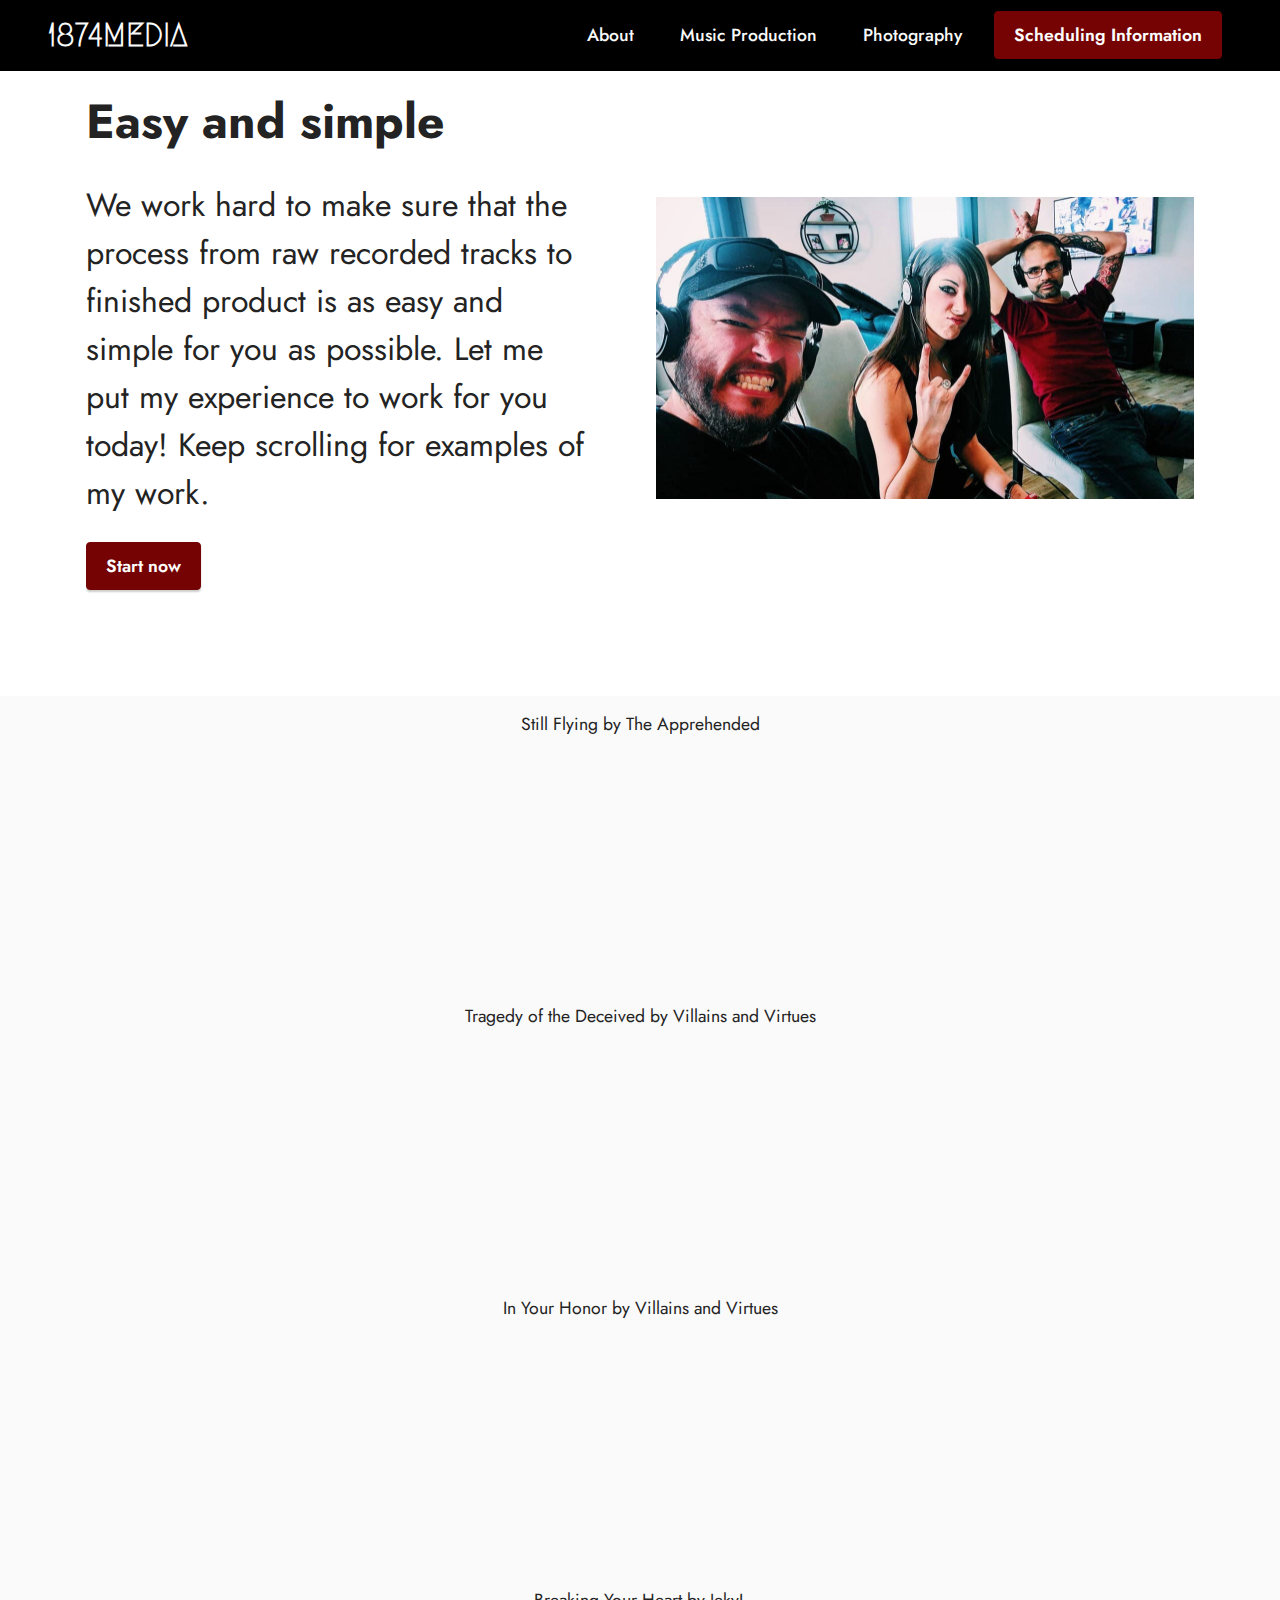
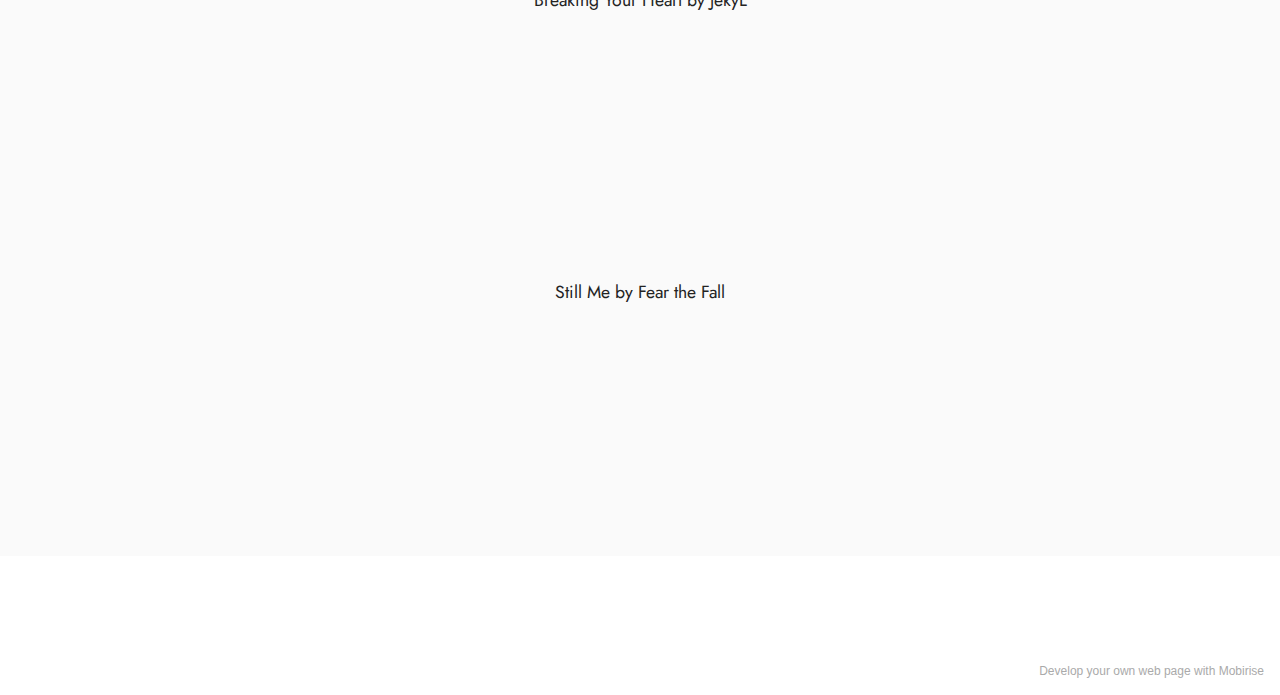
<file: page3.html>
<!DOCTYPE html>
<html  >
<head>
  <!-- Site made with Mobirise Website Builder v5.2.0, https://mobirise.com -->
  <meta charset="UTF-8">
  <meta http-equiv="X-UA-Compatible" content="IE=edge">
  <meta name="generator" content="Mobirise v5.2.0, mobirise.com">
  <meta name="viewport" content="width=device-width, initial-scale=1, minimum-scale=1">
  <link rel="shortcut icon" href="assets/images/1874logo-128x31.png" type="image/x-icon">
  <meta name="description" content="">
  
  
  <title>1874Media | Music Production</title>
  <link rel="stylesheet" href="assets/web/assets/mobirise-icons2/mobirise2.css">
  <link rel="stylesheet" href="assets/tether/tether.min.css">
  <link rel="stylesheet" href="assets/bootstrap/css/bootstrap.min.css">
  <link rel="stylesheet" href="assets/bootstrap/css/bootstrap-grid.min.css">
  <link rel="stylesheet" href="assets/bootstrap/css/bootstrap-reboot.min.css">
  <link rel="stylesheet" href="assets/soundcloud-plugin/style.css">
  <link rel="stylesheet" href="assets/dropdown/css/style.css">
  <link rel="stylesheet" href="assets/socicon/css/styles.css">
  <link rel="stylesheet" href="assets/theme/css/style.css">
  <link href="assets/fonts/style.css" rel="stylesheet">
  <link rel="preload" as="style" href="assets/mobirise/css/mbr-additional.css"><link rel="stylesheet" href="assets/mobirise/css/mbr-additional.css" type="text/css">
  
  
  
  
</head>
<body>
  
  <section class="menu menu2 cid-scbcHr9Uug" once="menu" id="menu2-e">
    
    <nav class="navbar navbar-dropdown navbar-fixed-top navbar-expand-lg">
        <div class="container-fluid">
            <div class="navbar-brand">
                
                <span class="navbar-caption-wrap"><a class="navbar-caption text-white text-primary display-7" href="index.html">1874MEDIA</a></span>
            </div>
            <button class="navbar-toggler" type="button" data-toggle="collapse" data-target="#navbarSupportedContent" aria-controls="navbarNavAltMarkup" aria-expanded="false" aria-label="Toggle navigation">
                <div class="hamburger">
                    <span></span>
                    <span></span>
                    <span></span>
                    <span></span>
                </div>
            </button>
            <div class="collapse navbar-collapse" id="navbarSupportedContent">
                <ul class="navbar-nav nav-dropdown" data-app-modern-menu="true"><li class="nav-item"><a class="nav-link link text-white text-primary display-4" href="about.html">
                            About</a></li>
                    <li class="nav-item"><a class="nav-link link text-white text-primary display-4" href="page3.html">
                            Music Production</a></li>
                    <li class="nav-item"><a class="nav-link link text-white text-primary display-4" href="page4.html">Photography</a>
                    </li></ul>
                
                <div class="navbar-buttons mbr-section-btn"><a class="btn btn-primary display-4" href="mailto:1874media@gmail.com">Scheduling Information</a></div>
            </div>
        </div>
    </nav>
</section>

<section class="features18 cid-sl8zwiPUaO" id="features19-i">

    

    
    <div class="container">
        <div class="row justify-content-center">
            <div class="card col-12 col-lg">
                <div class="card-wrapper">
                    <h6 class="card-title mbr-fonts-style mb-4 display-2">
                        <strong>Easy and simple</strong>
                    </h6>
                    <p class="mbr-text mbr-fonts-style display-5">
                        We work hard to make sure that the process from raw recorded tracks to finished product is as easy and simple for you as possible. Let me put my experience to work for you today! Keep scrolling for examples of my work.<br></p>
                    <div class="mbr-section-btn"><a class="btn btn-primary display-4" href="mailto:1874media@gmail.com">Start now</a></div>
                </div>
            </div>
            <div class="col-12 col-lg-6">
                <div class="image-wrapper">
                    <img src="assets/images/recording-the-01-1076x807.jpeg" alt="Mobirise">
                </div>
            </div>
        </div>
    </div>
</section>

<section class="mbr-section soundcloud2 cid-slknfgVSPR" id="soundcloud2-t">

    

    <div class="mbr-section__container container">
        <h3 class="mbr-fonts-style mbr-section-title align-center sc__title display-4">
            Still Flying by The Apprehended</h3>
        <div class="row justify-content-center">
            <div class="col-lg-4">
                <figure class="mobirise-loader mbr-figure mbr-figure--wysiwyg mbr-figure--full-width mbr-figure--caption-outside-bottom">
                    <iframe class="mbr-embedded-video" frameborder="0" allowfullscreen="" src="https://w.soundcloud.com/player/?url=https%3A//api.soundcloud.com/tracks/960415858&amp;color=%23ff5500&amp;auto_play=false&amp;hide_related=false&amp;show_comments=true&amp;show_user=true&amp;show_reposts=false&amp;show_teaser=true&amp;visual=true"></iframe>
                </figure>
            </div>
        </div>
    </div>
    <div class="clearfix"></div>
</section>

<section class="mbr-section soundcloud2 cid-sl9JXGeFbo" id="soundcloud2-m">

    

    <div class="mbr-section__container container">
        <h3 class="mbr-fonts-style mbr-section-title align-center sc__title display-4">
            Tragedy of the Deceived by Villains and Virtues</h3>
        <div class="row justify-content-center">
            <div class="col-lg-4">
                <figure class="mobirise-loader mbr-figure mbr-figure--wysiwyg mbr-figure--full-width mbr-figure--caption-outside-bottom">
                    <iframe class="mbr-embedded-video" frameborder="0" allowfullscreen="" src="https://w.soundcloud.com/player/?url=https%3A//api.soundcloud.com/tracks/959312140&amp;color=%23ff5500&amp;auto_play=false&amp;hide_related=false&amp;show_comments=true&amp;show_user=true&amp;show_reposts=false&amp;show_teaser=true&amp;visual=true"></iframe>
                </figure>
            </div>
        </div>
    </div>
    <div class="clearfix"></div>
</section>

<section class="mbr-section soundcloud2 cid-sl9M37vSXG" id="soundcloud2-n">

    

    <div class="mbr-section__container container">
        <h3 class="mbr-fonts-style mbr-section-title align-center sc__title display-4">
            In Your Honor by Villains and Virtues</h3>
        <div class="row justify-content-center">
            <div class="col-lg-4">
                <figure class="mobirise-loader mbr-figure mbr-figure--wysiwyg mbr-figure--full-width mbr-figure--caption-outside-bottom">
                    <iframe class="mbr-embedded-video" frameborder="0" allowfullscreen="" src="https://w.soundcloud.com/player/?url=https%3A//api.soundcloud.com/tracks/902938735&amp;color=%23ff5500&amp;auto_play=false&amp;hide_related=false&amp;show_comments=true&amp;show_user=true&amp;show_reposts=false&amp;show_teaser=true&amp;visual=true"></iframe>
                </figure>
            </div>
        </div>
    </div>
    <div class="clearfix"></div>
</section>

<section class="mbr-section soundcloud2 cid-sl9M3GfQdR" id="soundcloud2-o">

    

    <div class="mbr-section__container container">
        <h3 class="mbr-fonts-style mbr-section-title align-center sc__title display-4">
            Breaking Your Heart by JekyL</h3>
        <div class="row justify-content-center">
            <div class="col-lg-4">
                <figure class="mobirise-loader mbr-figure mbr-figure--wysiwyg mbr-figure--full-width mbr-figure--caption-outside-bottom">
                    <iframe class="mbr-embedded-video" frameborder="0" allowfullscreen="" src="https://w.soundcloud.com/player/?url=https%3A//api.soundcloud.com/tracks/902936236&amp;color=%23ff5500&amp;auto_play=false&amp;hide_related=false&amp;show_comments=true&amp;show_user=true&amp;show_reposts=false&amp;show_teaser=true&amp;visual=true"></iframe>
                </figure>
            </div>
        </div>
    </div>
    <div class="clearfix"></div>
</section>

<section class="mbr-section soundcloud2 cid-sl9M4eEY9A" id="soundcloud2-p">

    

    <div class="mbr-section__container container">
        <h3 class="mbr-fonts-style mbr-section-title align-center sc__title display-4">
            Still Me by Fear the Fall</h3>
        <div class="row justify-content-center">
            <div class="col-lg-4">
                <figure class="mobirise-loader mbr-figure mbr-figure--wysiwyg mbr-figure--full-width mbr-figure--caption-outside-bottom">
                    <iframe class="mbr-embedded-video" frameborder="0" allowfullscreen="" src="https://w.soundcloud.com/player/?url=https%3A//api.soundcloud.com/tracks/902936089&amp;color=%23ff5500&amp;auto_play=false&amp;hide_related=false&amp;show_comments=true&amp;show_user=true&amp;show_reposts=false&amp;show_teaser=true&amp;visual=true"></iframe>
                </figure>
            </div>
        </div>
    </div>
    <div class="clearfix"></div>
</section>

<section class="footer3 cid-scbIRWGaXC mbr-reveal" once="footers" id="footer3-f">

    

    

    <div class="container">
        <div class="media-container-row align-center mbr-white">
            
            
            <div class="row row-copirayt">
                <p class="mbr-text mb-0 mbr-fonts-style mbr-white align-center display-4">
                    © Copyright 2020 1874MEDIA. All sample track Copyrights belong to their respective creators. Used with permission. All Rights Reserved.
                </p>
            </div>
        </div>
    </div>
</section><section style="background-color: #fff; font-family: -apple-system, BlinkMacSystemFont, 'Segoe UI', 'Roboto', 'Helvetica Neue', Arial, sans-serif; color:#aaa; font-size:12px; padding: 0; align-items: center; display: flex;"><a href="https://mobirise.site/r" style="flex: 1 1; height: 3rem; padding-left: 1rem;"></a><p style="flex: 0 0 auto; margin:0; padding-right:1rem;">Develop your own web page with <a href="https://mobirise.site/z" style="color:#aaa;">Mobirise</a></p></section><script src="assets/web/assets/jquery/jquery.min.js"></script>  <script src="assets/popper/popper.min.js"></script>  <script src="assets/tether/tether.min.js"></script>  <script src="assets/bootstrap/js/bootstrap.min.js"></script>  <script src="assets/soundcloud-plugin/script.js"></script>  <script src="assets/smoothscroll/smooth-scroll.js"></script>  <script src="assets/dropdown/js/nav-dropdown.js"></script>  <script src="assets/dropdown/js/navbar-dropdown.js"></script>  <script src="assets/touchswipe/jquery.touch-swipe.min.js"></script>  <script src="assets/theme/js/script.js"></script>  
  
  
</body>
</html>
</file>
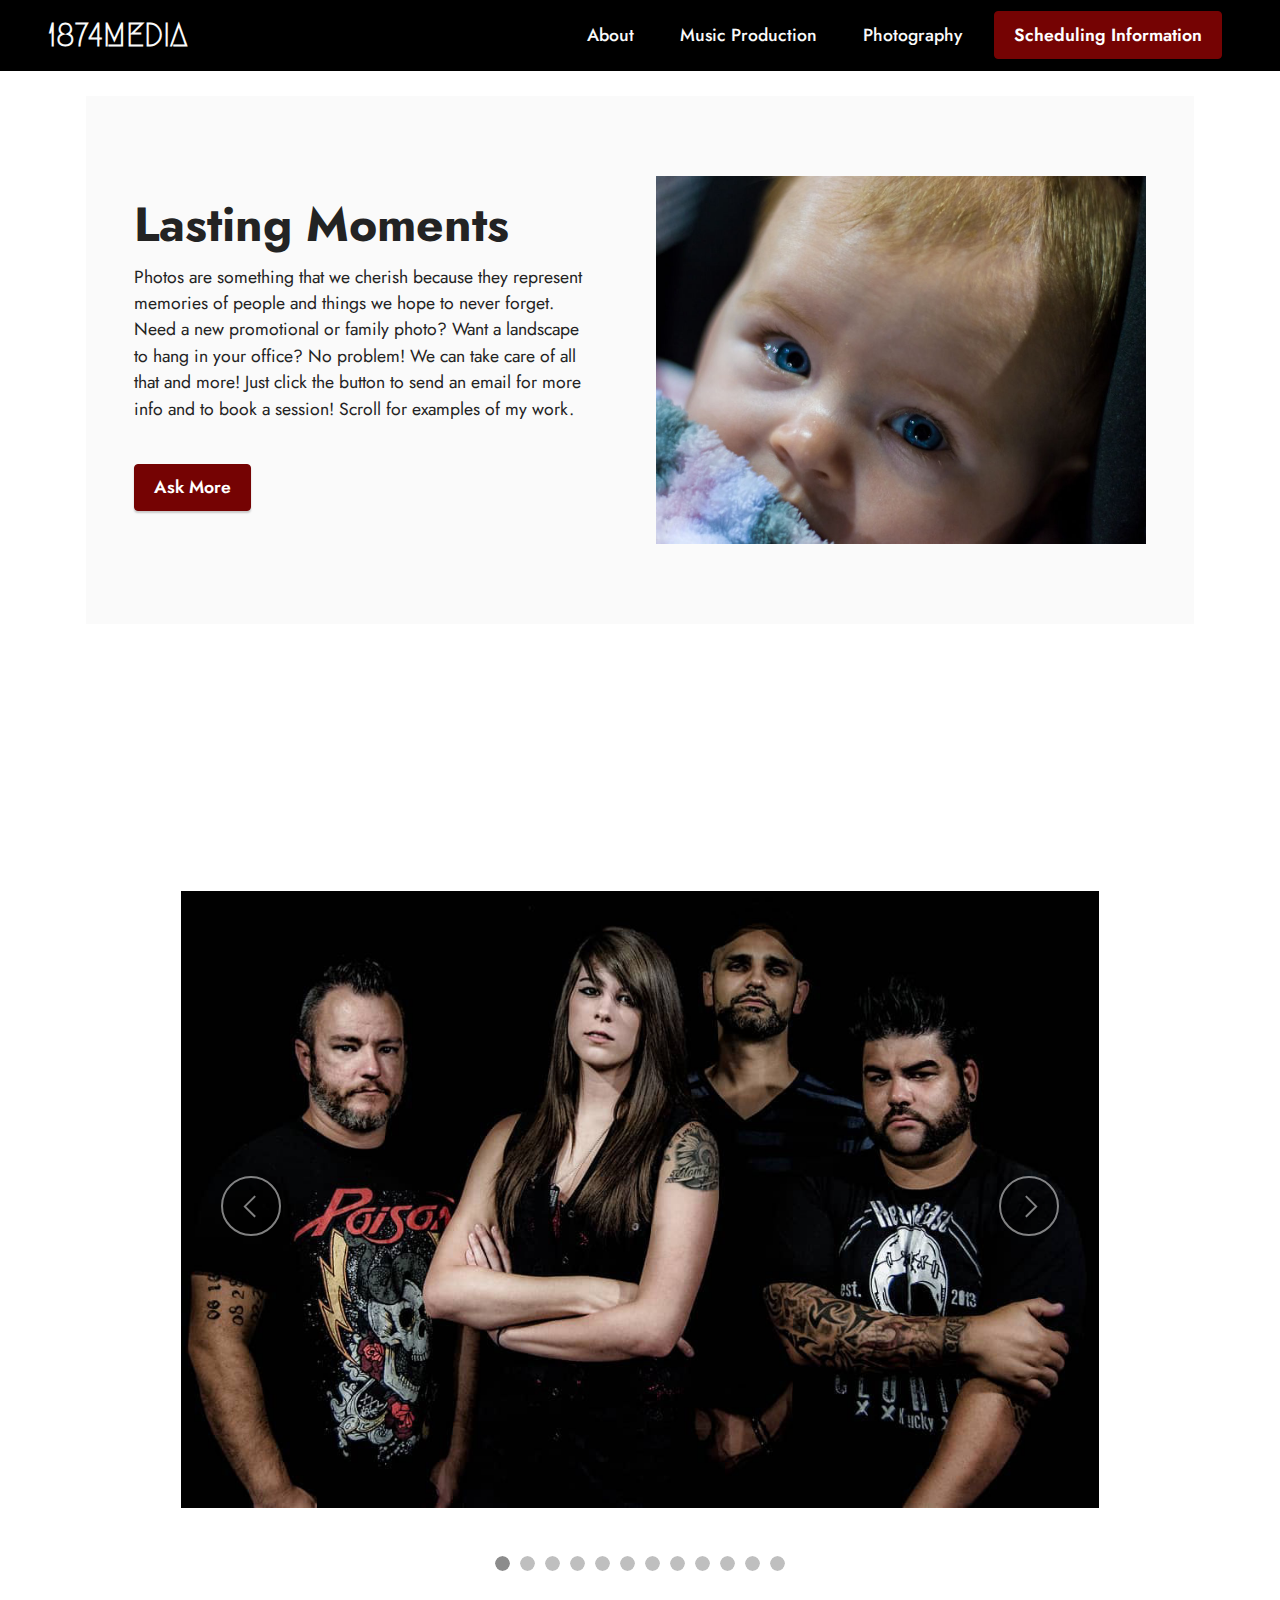
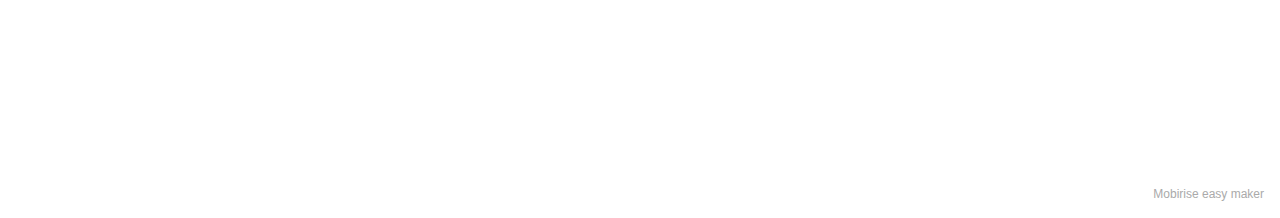
<file: page4.html>
<!DOCTYPE html>
<html  >
<head>
  <!-- Site made with Mobirise Website Builder v5.2.0, https://mobirise.com -->
  <meta charset="UTF-8">
  <meta http-equiv="X-UA-Compatible" content="IE=edge">
  <meta name="generator" content="Mobirise v5.2.0, mobirise.com">
  <meta name="viewport" content="width=device-width, initial-scale=1, minimum-scale=1">
  <link rel="shortcut icon" href="assets/images/1874logo-128x31.png" type="image/x-icon">
  <meta name="description" content="">
  
  
  <title>1874Media | Photography</title>
  <link rel="stylesheet" href="assets/web/assets/mobirise-icons2/mobirise2.css">
  <link rel="stylesheet" href="assets/tether/tether.min.css">
  <link rel="stylesheet" href="assets/bootstrap/css/bootstrap.min.css">
  <link rel="stylesheet" href="assets/bootstrap/css/bootstrap-grid.min.css">
  <link rel="stylesheet" href="assets/bootstrap/css/bootstrap-reboot.min.css">
  <link rel="stylesheet" href="assets/dropdown/css/style.css">
  <link rel="stylesheet" href="assets/socicon/css/styles.css">
  <link rel="stylesheet" href="assets/theme/css/style.css">
  <link href="assets/fonts/style.css" rel="stylesheet">
  <link rel="preload" as="style" href="assets/mobirise/css/mbr-additional.css"><link rel="stylesheet" href="assets/mobirise/css/mbr-additional.css" type="text/css">
  
  
  
  
</head>
<body>
  
  <section class="menu menu2 cid-scbcHr9Uug" once="menu" id="menu2-g">
    
    <nav class="navbar navbar-dropdown navbar-fixed-top navbar-expand-lg">
        <div class="container-fluid">
            <div class="navbar-brand">
                
                <span class="navbar-caption-wrap"><a class="navbar-caption text-white text-primary display-7" href="index.html">1874MEDIA</a></span>
            </div>
            <button class="navbar-toggler" type="button" data-toggle="collapse" data-target="#navbarSupportedContent" aria-controls="navbarNavAltMarkup" aria-expanded="false" aria-label="Toggle navigation">
                <div class="hamburger">
                    <span></span>
                    <span></span>
                    <span></span>
                    <span></span>
                </div>
            </button>
            <div class="collapse navbar-collapse" id="navbarSupportedContent">
                <ul class="navbar-nav nav-dropdown" data-app-modern-menu="true"><li class="nav-item"><a class="nav-link link text-white text-primary display-4" href="about.html">
                            About</a></li>
                    <li class="nav-item"><a class="nav-link link text-white text-primary display-4" href="page3.html">
                            Music Production</a></li>
                    <li class="nav-item"><a class="nav-link link text-white text-primary display-4" href="page4.html">Photography</a>
                    </li></ul>
                
                <div class="navbar-buttons mbr-section-btn"><a class="btn btn-primary display-4" href="mailto:1874media@gmail.com">Scheduling Information</a></div>
            </div>
        </div>
    </nav>
</section>

<section class="features15 cid-sleeU7XvDe" id="features16-q">

    

    
    <div class="container">
        <div class="content-wrapper">
            <div class="row align-items-center">
                <div class="col-12 col-lg">
                    <div class="text-wrapper">
                        <h6 class="card-title mbr-fonts-style display-2">
                            <strong>Lasting Moments</strong></h6>
                        <p class="mbr-text mbr-fonts-style mb-4 display-4">Photos are something that we cherish because they represent memories of people and things we hope to never forget. Need a new promotional or family photo? Want a landscape to hang in your office? No problem! We can take care of all that and more! Just click the button to send an email for more info and to book a session! Scroll for examples of my work.</p>
                        <div class="mbr-section-btn mt-3"><a class="btn btn-primary display-4" href="mailto:1874media@gmail.com">Ask More</a></div>
                    </div>
                </div>
                <div class="col-12 col-lg-6">
                    <div class="image-wrapper">
                        <img src="assets/images/cassia01-980x651.jpeg" alt="Mobirise">
                    </div>
                </div>
            </div>
        </div>
    </div>
</section>

<section class="slider2 cid-sleeX5pNgG" id="slider2-r">
    

    
    <div class="container">
        <div class="row justify-content-center">
            <div class="col-12 col-md-10">
                <div class="carousel slide" id="slko6gwvfv" data-ride="carousel" data-interval="5000">
                    
                    <ol class="carousel-indicators">
                        <li data-slide-to="0" class="active" data-target="#slko6gwvfv"></li>
                        <li data-slide-to="1" data-target="#slko6gwvfv"></li>
                        <li data-slide-to="2" data-target="#slko6gwvfv"></li><li data-slide-to="3" data-target="#slko6gwvfv"></li><li data-slide-to="4" data-target="#slko6gwvfv"></li><li data-slide-to="5" data-target="#slko6gwvfv"></li><li data-slide-to="6" data-target="#slko6gwvfv"></li><li data-slide-to="7" data-target="#slko6gwvfv"></li><li data-slide-to="8" data-target="#slko6gwvfv"></li><li data-slide-to="9" data-target="#slko6gwvfv"></li><li data-slide-to="10" data-target="#slko6gwvfv"></li><li data-slide-to="11" data-target="#slko6gwvfv"></li>
                    </ol>
                    <div class="carousel-inner">
                        <div class="carousel-item slider-image item active">
                            <div class="item-wrapper">
                                <img class="d-block w-100" src="assets/images/80040379-10215472577952646-3579903044202004480-o-1080x726.jpg">
                                
                            </div>
                        </div>
                        <div class="carousel-item slider-image item">
                            <div class="item-wrapper">
                                <img class="d-block w-100" src="assets/images/93584133-10216421415833000-4802924191810584576-o-1361x2048.jpg">
                                
                            </div>
                        </div>
                        <div class="carousel-item slider-image item">
                            <div class="item-wrapper">
                                <img class="d-block w-100" src="assets/images/96830547-10216687317760382-196576216436703232-o-1900x1263.jpg">
                                
                            </div>
                        </div><div class="carousel-item slider-image item">
                            <div class="item-wrapper">
                                <img class="d-block w-100" src="assets/images/82873361-10215726935271420-3039877440068386816-o-1900x1425.jpg">
                                
                            </div>
                        </div><div class="carousel-item slider-image item">
                            <div class="item-wrapper">
                                <img class="d-block w-100" src="assets/images/78284869-10215383826133906-7801166085767561216-o-1900x1263.jpg">
                                
                            </div>
                        </div><div class="carousel-item slider-image item">
                            <div class="item-wrapper">
                                <img class="d-block w-100" src="assets/images/ballet01-1608x1282.jpg">
                                
                            </div>
                        </div><div class="carousel-item slider-image item">
                            <div class="item-wrapper">
                                <img class="d-block w-100" src="assets/images/black-and-white-canoe-1440x1079.jpg">
                                
                            </div>
                        </div><div class="carousel-item slider-image item">
                            <div class="item-wrapper">
                                <img class="d-block w-100" src="assets/images/table-1440x958.jpg">
                                
                            </div>
                        </div><div class="carousel-item slider-image item">
                            <div class="item-wrapper">
                                <img class="d-block w-100" src="assets/images/shell-1440x1079.jpg">
                                
                            </div>
                        </div><div class="carousel-item slider-image item">
                            <div class="item-wrapper">
                                <img class="d-block w-100" src="assets/images/ninja-1080x969.jpg">
                                
                            </div>
                        </div><div class="carousel-item slider-image item">
                            <div class="item-wrapper">
                                <img class="d-block w-100" src="assets/images/baby-1080x810.jpg">
                                
                            </div>
                        </div><div class="carousel-item slider-image item">
                            <div class="item-wrapper">
                                <img class="d-block w-100" src="assets/images/railroad-1080x718.jpg">
                                
                            </div>
                        </div>
                    </div>
                    <a class="carousel-control carousel-control-prev" role="button" data-slide="prev" href="#slko6gwvfv">
                        <span class="mobi-mbri mobi-mbri-arrow-prev" aria-hidden="true"></span>
                        <span class="sr-only">Previous</span>
                    </a>
                    <a class="carousel-control carousel-control-next" role="button" data-slide="next" href="#slko6gwvfv">
                        <span class="mobi-mbri mobi-mbri-arrow-next" aria-hidden="true"></span>
                        <span class="sr-only">Next</span>
                    </a>
                </div>
            </div>
        </div>
    </div>
</section>

<section class="footer3 cid-scbIRWGaXC mbr-reveal" once="footers" id="footer3-h">

    

    

    <div class="container">
        <div class="media-container-row align-center mbr-white">
            
            
            <div class="row row-copirayt">
                <p class="mbr-text mb-0 mbr-fonts-style mbr-white align-center display-4">
                    © Copyright 2020 1874MEDIA. All sample track Copyrights belong to their respective creators. Used with permission. All Rights Reserved.
                </p>
            </div>
        </div>
    </div>
</section><section style="background-color: #fff; font-family: -apple-system, BlinkMacSystemFont, 'Segoe UI', 'Roboto', 'Helvetica Neue', Arial, sans-serif; color:#aaa; font-size:12px; padding: 0; align-items: center; display: flex;"><a href="https://mobirise.site/s" style="flex: 1 1; height: 3rem; padding-left: 1rem;"></a><p style="flex: 0 0 auto; margin:0; padding-right:1rem;"><a href="https://mobirise.site" style="color:#aaa;">Mobirise</a> easy maker</p></section><script src="assets/web/assets/jquery/jquery.min.js"></script>  <script src="assets/popper/popper.min.js"></script>  <script src="assets/tether/tether.min.js"></script>  <script src="assets/bootstrap/js/bootstrap.min.js"></script>  <script src="assets/smoothscroll/smooth-scroll.js"></script>  <script src="assets/dropdown/js/nav-dropdown.js"></script>  <script src="assets/dropdown/js/navbar-dropdown.js"></script>  <script src="assets/touchswipe/jquery.touch-swipe.min.js"></script>  <script src="assets/theme/js/script.js"></script>  
  
  
</body>
</html>
</file>
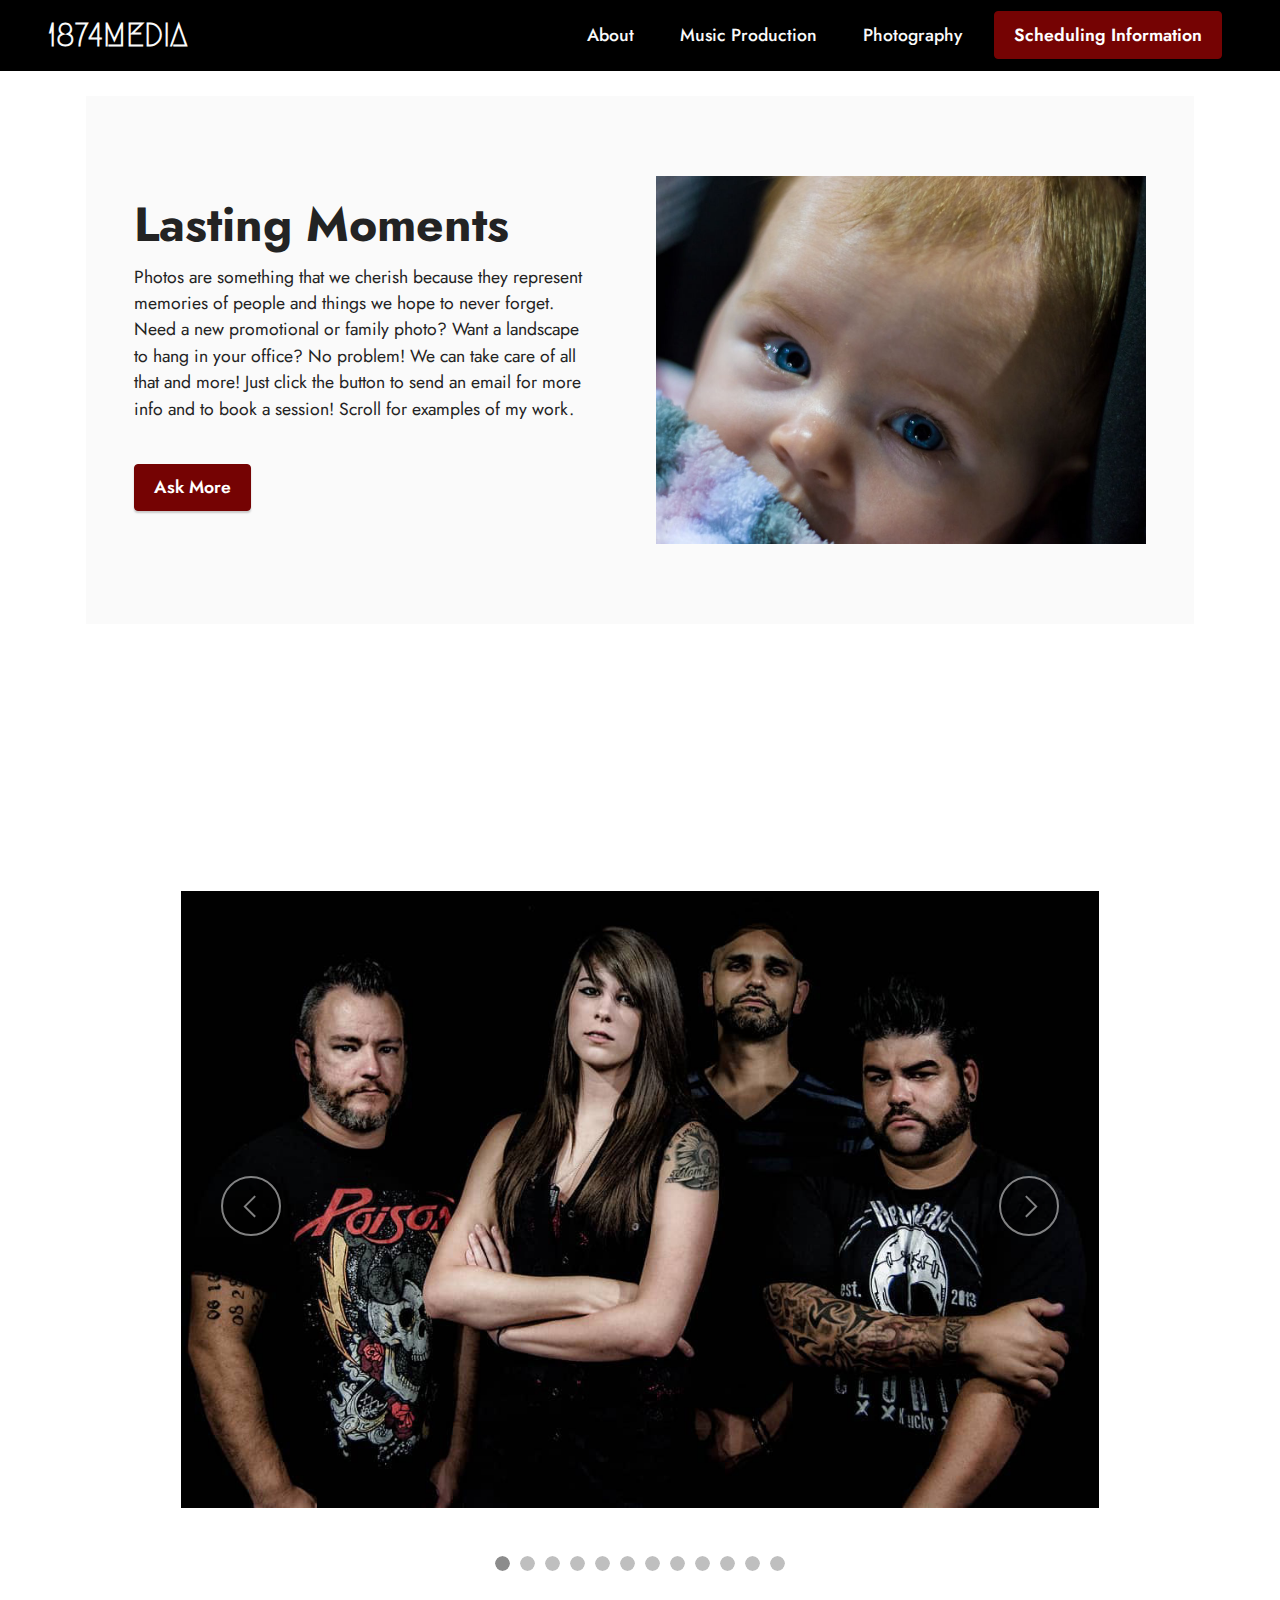
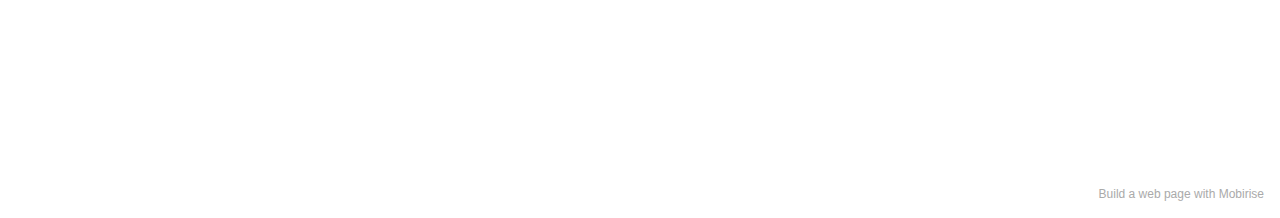
<file: photo.html>
<!DOCTYPE html>
<html  >
<head>
  <!-- Site made with Mobirise Website Builder v5.2.0, https://mobirise.com -->
  <meta charset="UTF-8">
  <meta http-equiv="X-UA-Compatible" content="IE=edge">
  <meta name="generator" content="Mobirise v5.2.0, mobirise.com">
  <meta name="viewport" content="width=device-width, initial-scale=1, minimum-scale=1">
  <link rel="shortcut icon" href="assets/images/1874logo-128x31.png" type="image/x-icon">
  <meta name="description" content="">
  
  
  <title>1874Media | Photography</title>
  <link rel="stylesheet" href="assets/web/assets/mobirise-icons2/mobirise2.css">
  <link rel="stylesheet" href="assets/tether/tether.min.css">
  <link rel="stylesheet" href="assets/bootstrap/css/bootstrap.min.css">
  <link rel="stylesheet" href="assets/bootstrap/css/bootstrap-grid.min.css">
  <link rel="stylesheet" href="assets/bootstrap/css/bootstrap-reboot.min.css">
  <link rel="stylesheet" href="assets/dropdown/css/style.css">
  <link rel="stylesheet" href="assets/socicon/css/styles.css">
  <link rel="stylesheet" href="assets/theme/css/style.css">
  <link href="assets/fonts/style.css" rel="stylesheet">
  <link rel="preload" as="style" href="assets/mobirise/css/mbr-additional.css"><link rel="stylesheet" href="assets/mobirise/css/mbr-additional.css" type="text/css">
  
  
  
  
</head>
<body>
  
  <section class="menu menu2 cid-scbcHr9Uug" once="menu" id="menu2-g">
    
    <nav class="navbar navbar-dropdown navbar-fixed-top navbar-expand-lg">
        <div class="container-fluid">
            <div class="navbar-brand">
                
                <span class="navbar-caption-wrap"><a class="navbar-caption text-white text-primary display-7" href="index.html">1874MEDIA</a></span>
            </div>
            <button class="navbar-toggler" type="button" data-toggle="collapse" data-target="#navbarSupportedContent" aria-controls="navbarNavAltMarkup" aria-expanded="false" aria-label="Toggle navigation">
                <div class="hamburger">
                    <span></span>
                    <span></span>
                    <span></span>
                    <span></span>
                </div>
            </button>
            <div class="collapse navbar-collapse" id="navbarSupportedContent">
                <ul class="navbar-nav nav-dropdown" data-app-modern-menu="true"><li class="nav-item"><a class="nav-link link text-white text-primary display-4" href="about.html">
                            About</a></li>
                    <li class="nav-item"><a class="nav-link link text-white text-primary display-4" href="page3.html">
                            Music Production</a></li>
                    <li class="nav-item"><a class="nav-link link text-white text-primary display-4" href="page4.html">Photography</a>
                    </li></ul>
                
                <div class="navbar-buttons mbr-section-btn"><a class="btn btn-primary display-4" href="mailto:1874media@gmail.com">Scheduling Information</a></div>
            </div>
        </div>
    </nav>
</section>

<section class="features15 cid-sleeU7XvDe" id="features16-q">

    

    
    <div class="container">
        <div class="content-wrapper">
            <div class="row align-items-center">
                <div class="col-12 col-lg">
                    <div class="text-wrapper">
                        <h6 class="card-title mbr-fonts-style display-2">
                            <strong>Lasting Moments</strong></h6>
                        <p class="mbr-text mbr-fonts-style mb-4 display-4">Photos are something that we cherish because they represent memories of people and things we hope to never forget. Need a new promotional or family photo? Want a landscape to hang in your office? No problem! We can take care of all that and more! Just click the button to send an email for more info and to book a session! Scroll for examples of my work.</p>
                        <div class="mbr-section-btn mt-3"><a class="btn btn-primary display-4" href="mailto:1874media@gmail.com">Ask More</a></div>
                    </div>
                </div>
                <div class="col-12 col-lg-6">
                    <div class="image-wrapper">
                        <img src="assets/images/cassia01-980x651.jpeg" alt="Mobirise">
                    </div>
                </div>
            </div>
        </div>
    </div>
</section>

<section class="slider2 cid-sleeX5pNgG" id="slider2-r">
    

    
    <div class="container">
        <div class="row justify-content-center">
            <div class="col-12 col-md-10">
                <div class="carousel slide" id="slkpFLKKf5" data-ride="carousel" data-interval="5000">
                    
                    <ol class="carousel-indicators">
                        <li data-slide-to="0" class="active" data-target="#slkpFLKKf5"></li>
                        <li data-slide-to="1" data-target="#slkpFLKKf5"></li>
                        <li data-slide-to="2" data-target="#slkpFLKKf5"></li><li data-slide-to="3" data-target="#slkpFLKKf5"></li><li data-slide-to="4" data-target="#slkpFLKKf5"></li><li data-slide-to="5" data-target="#slkpFLKKf5"></li><li data-slide-to="6" data-target="#slkpFLKKf5"></li><li data-slide-to="7" data-target="#slkpFLKKf5"></li><li data-slide-to="8" data-target="#slkpFLKKf5"></li><li data-slide-to="9" data-target="#slkpFLKKf5"></li><li data-slide-to="10" data-target="#slkpFLKKf5"></li><li data-slide-to="11" data-target="#slkpFLKKf5"></li>
                    </ol>
                    <div class="carousel-inner">
                        <div class="carousel-item slider-image item active">
                            <div class="item-wrapper">
                                <img class="d-block w-100" src="assets/images/80040379-10215472577952646-3579903044202004480-o-1080x726.jpg">
                                
                            </div>
                        </div>
                        <div class="carousel-item slider-image item">
                            <div class="item-wrapper">
                                <img class="d-block w-100" src="assets/images/93584133-10216421415833000-4802924191810584576-o-1361x2048.jpg">
                                
                            </div>
                        </div>
                        <div class="carousel-item slider-image item">
                            <div class="item-wrapper">
                                <img class="d-block w-100" src="assets/images/96830547-10216687317760382-196576216436703232-o-1900x1263.jpg">
                                
                            </div>
                        </div><div class="carousel-item slider-image item">
                            <div class="item-wrapper">
                                <img class="d-block w-100" src="assets/images/82873361-10215726935271420-3039877440068386816-o-1900x1425.jpg">
                                
                            </div>
                        </div><div class="carousel-item slider-image item">
                            <div class="item-wrapper">
                                <img class="d-block w-100" src="assets/images/78284869-10215383826133906-7801166085767561216-o-1900x1263.jpg">
                                
                            </div>
                        </div><div class="carousel-item slider-image item">
                            <div class="item-wrapper">
                                <img class="d-block w-100" src="assets/images/ballet01-1608x1282.jpg">
                                
                            </div>
                        </div><div class="carousel-item slider-image item">
                            <div class="item-wrapper">
                                <img class="d-block w-100" src="assets/images/black-and-white-canoe-1440x1079.jpg">
                                
                            </div>
                        </div><div class="carousel-item slider-image item">
                            <div class="item-wrapper">
                                <img class="d-block w-100" src="assets/images/table-1440x958.jpg">
                                
                            </div>
                        </div><div class="carousel-item slider-image item">
                            <div class="item-wrapper">
                                <img class="d-block w-100" src="assets/images/shell-1440x1079.jpg">
                                
                            </div>
                        </div><div class="carousel-item slider-image item">
                            <div class="item-wrapper">
                                <img class="d-block w-100" src="assets/images/ninja-1080x969.jpg">
                                
                            </div>
                        </div><div class="carousel-item slider-image item">
                            <div class="item-wrapper">
                                <img class="d-block w-100" src="assets/images/baby-1080x810.jpg">
                                
                            </div>
                        </div><div class="carousel-item slider-image item">
                            <div class="item-wrapper">
                                <img class="d-block w-100" src="assets/images/railroad-1080x718.jpg">
                                
                            </div>
                        </div>
                    </div>
                    <a class="carousel-control carousel-control-prev" role="button" data-slide="prev" href="#slkpFLKKf5">
                        <span class="mobi-mbri mobi-mbri-arrow-prev" aria-hidden="true"></span>
                        <span class="sr-only">Previous</span>
                    </a>
                    <a class="carousel-control carousel-control-next" role="button" data-slide="next" href="#slkpFLKKf5">
                        <span class="mobi-mbri mobi-mbri-arrow-next" aria-hidden="true"></span>
                        <span class="sr-only">Next</span>
                    </a>
                </div>
            </div>
        </div>
    </div>
</section>

<section class="footer3 cid-scbIRWGaXC mbr-reveal" once="footers" id="footer3-h">

    

    

    <div class="container">
        <div class="media-container-row align-center mbr-white">
            
            
            <div class="row row-copirayt">
                <p class="mbr-text mb-0 mbr-fonts-style mbr-white align-center display-4">
                    © Copyright 2020 1874MEDIA. All sample track Copyrights belong to their respective creators. Used with permission. All Rights Reserved.
                </p>
            </div>
        </div>
    </div>
</section><section style="background-color: #fff; font-family: -apple-system, BlinkMacSystemFont, 'Segoe UI', 'Roboto', 'Helvetica Neue', Arial, sans-serif; color:#aaa; font-size:12px; padding: 0; align-items: center; display: flex;"><a href="https://mobirise.site/h" style="flex: 1 1; height: 3rem; padding-left: 1rem;"></a><p style="flex: 0 0 auto; margin:0; padding-right:1rem;">Build a <a href="https://mobirise.site/y" style="color:#aaa;">web page</a> with Mobirise</p></section><script src="assets/web/assets/jquery/jquery.min.js"></script>  <script src="assets/popper/popper.min.js"></script>  <script src="assets/tether/tether.min.js"></script>  <script src="assets/bootstrap/js/bootstrap.min.js"></script>  <script src="assets/smoothscroll/smooth-scroll.js"></script>  <script src="assets/dropdown/js/nav-dropdown.js"></script>  <script src="assets/dropdown/js/navbar-dropdown.js"></script>  <script src="assets/touchswipe/jquery.touch-swipe.min.js"></script>  <script src="assets/theme/js/script.js"></script>  
  
  
</body>
</html>
</file>
<file: assets/web/assets/mobirise-icons2/mobirise2.css>
@font-face {
  font-family: 'Moririse2';
  font-display: swap;
  src:  url('mobirise2.eot?f2bix4');
  src:  url('mobirise2.eot?f2bix4#iefix') format('embedded-opentype'),
    url('mobirise2.ttf?f2bix4') format('truetype'),
    url('mobirise2.woff?f2bix4') format('woff'),
    url('mobirise2.svg?f2bix4#mobirise2') format('svg');
  font-weight: normal;
  font-style: normal;
}

[class^="mobi-"], [class*=" mobi-"] {
  /* use !important to prevent issues with browser extensions that change fonts */
  font-family: 'Moririse2' !important;
  speak: none;
  font-style: normal;
  font-weight: normal;
  font-variant: normal;
  text-transform: none;
  line-height: 1;

  /* Better Font Rendering =========== */
  -webkit-font-smoothing: antialiased;
  -moz-osx-font-smoothing: grayscale;
}

.mobi-mbri-add-submenu:before {
  content: "\e900";
}
.mobi-mbri-alert:before {
  content: "\e901";
}
.mobi-mbri-align-center:before {
  content: "\e902";
}
.mobi-mbri-align-justify:before {
  content: "\e903";
}
.mobi-mbri-align-left:before {
  content: "\e904";
}
.mobi-mbri-align-right:before {
  content: "\e905";
}
.mobi-mbri-android:before {
  content: "\e906";
}
.mobi-mbri-apple:before {
  content: "\e907";
}
.mobi-mbri-arrow-down:before {
  content: "\e908";
}
.mobi-mbri-arrow-next:before {
  content: "\e909";
}
.mobi-mbri-arrow-prev:before {
  content: "\e90a";
}
.mobi-mbri-arrow-up:before {
  content: "\e90b";
}
.mobi-mbri-bold:before {
  content: "\e90c";
}
.mobi-mbri-bookmark:before {
  content: "\e90d";
}
.mobi-mbri-bootstrap:before {
  content: "\e90e";
}
.mobi-mbri-briefcase:before {
  content: "\e90f";
}
.mobi-mbri-browse:before {
  content: "\e910";
}
.mobi-mbri-bulleted-list:before {
  content: "\e911";
}
.mobi-mbri-calendar:before {
  content: "\e912";
}
.mobi-mbri-camera:before {
  content: "\e913";
}
.mobi-mbri-cart-add:before {
  content: "\e914";
}
.mobi-mbri-cart-full:before {
  content: "\e915";
}
.mobi-mbri-cash:before {
  content: "\e916";
}
.mobi-mbri-change-style:before {
  content: "\e917";
}
.mobi-mbri-chat:before {
  content: "\e918";
}
.mobi-mbri-clock:before {
  content: "\e919";
}
.mobi-mbri-close:before {
  content: "\e91a";
}
.mobi-mbri-cloud:before {
  content: "\e91b";
}
.mobi-mbri-code:before {
  content: "\e91c";
}
.mobi-mbri-contact-form:before {
  content: "\e91d";
}
.mobi-mbri-credit-card:before {
  content: "\e91e";
}
.mobi-mbri-cursor-click:before {
  content: "\e91f";
}
.mobi-mbri-cust-feedback:before {
  content: "\e920";
}
.mobi-mbri-database:before {
  content: "\e921";
}
.mobi-mbri-delivery:before {
  content: "\e922";
}
.mobi-mbri-desktop:before {
  content: "\e923";
}
.mobi-mbri-devices:before {
  content: "\e924";
}
.mobi-mbri-down:before {
  content: "\e925";
}
.mobi-mbri-download-2:before {
  content: "\e926";
}
.mobi-mbri-download:before {
  content: "\e927";
}
.mobi-mbri-drag-n-drop-2:before {
  content: "\e928";
}
.mobi-mbri-drag-n-drop:before {
  content: "\e929";
}
.mobi-mbri-edit-2:before {
  content: "\e92a";
}
.mobi-mbri-edit:before {
  content: "\e92b";
}
.mobi-mbri-error:before {
  content: "\e92c";
}
.mobi-mbri-extension:before {
  content: "\e92d";
}
.mobi-mbri-features:before {
  content: "\e92e";
}
.mobi-mbri-file:before {
  content: "\e92f";
}
.mobi-mbri-flag:before {
  content: "\e930";
}
.mobi-mbri-folder:before {
  content: "\e931";
}
.mobi-mbri-gift:before {
  content: "\e932";
}
.mobi-mbri-github:before {
  content: "\e933";
}
.mobi-mbri-globe-2:before {
  content: "\e934";
}
.mobi-mbri-globe:before {
  content: "\e935";
}
.mobi-mbri-growing-chart:before {
  content: "\e936";
}
.mobi-mbri-hearth:before {
  content: "\e937";
}
.mobi-mbri-help:before {
  content: "\e938";
}
.mobi-mbri-home:before {
  content: "\e939";
}
.mobi-mbri-hot-cup:before {
  content: "\e93a";
}
.mobi-mbri-idea:before {
  content: "\e93b";
}
.mobi-mbri-image-gallery:before {
  content: "\e93c";
}
.mobi-mbri-image-slider:before {
  content: "\e93d";
}
.mobi-mbri-info:before {
  content: "\e93e";
}
.mobi-mbri-italic:before {
  content: "\e93f";
}
.mobi-mbri-key:before {
  content: "\e940";
}
.mobi-mbri-laptop:before {
  content: "\e941";
}
.mobi-mbri-layers:before {
  content: "\e942";
}
.mobi-mbri-left-right:before {
  content: "\e943";
}
.mobi-mbri-left:before {
  content: "\e944";
}
.mobi-mbri-letter:before {
  content: "\e945";
}
.mobi-mbri-like:before {
  content: "\e946";
}
.mobi-mbri-link:before {
  content: "\e947";
}
.mobi-mbri-lock:before {
  content: "\e948";
}
.mobi-mbri-login:before {
  content: "\e949";
}
.mobi-mbri-logout:before {
  content: "\e94a";
}
.mobi-mbri-magic-stick:before {
  content: "\e94b";
}
.mobi-mbri-map-pin:before {
  content: "\e94c";
}
.mobi-mbri-menu:before {
  content: "\e94d";
}
.mobi-mbri-mobile-2:before {
  content: "\e94e";
}
.mobi-mbri-mobile-horizontal:before {
  content: "\e94f";
}
.mobi-mbri-mobile:before {
  content: "\e950";
}
.mobi-mbri-mobirise:before {
  content: "\e951";
}
.mobi-mbri-more-horizontal:before {
  content: "\e952";
}
.mobi-mbri-more-vertical:before {
  content: "\e953";
}
.mobi-mbri-music:before {
  content: "\e954";
}
.mobi-mbri-new-file:before {
  content: "\e955";
}
.mobi-mbri-numbered-list:before {
  content: "\e956";
}
.mobi-mbri-opened-folder:before {
  content: "\e957";
}
.mobi-mbri-pages:before {
  content: "\e958";
}
.mobi-mbri-paper-plane:before {
  content: "\e959";
}
.mobi-mbri-paperclip:before {
  content: "\e95a";
}
.mobi-mbri-phone:before {
  content: "\e95b";
}
.mobi-mbri-photo:before {
  content: "\e95c";
}
.mobi-mbri-photos:before {
  content: "\e95d";
}
.mobi-mbri-pin:before {
  content: "\e95e";
}
.mobi-mbri-play:before {
  content: "\e95f";
}
.mobi-mbri-plus:before {
  content: "\e960";
}
.mobi-mbri-preview:before {
  content: "\e961";
}
.mobi-mbri-print:before {
  content: "\e962";
}
.mobi-mbri-protect:before {
  content: "\e963";
}
.mobi-mbri-question:before {
  content: "\e964";
}
.mobi-mbri-quote-left:before {
  content: "\e965";
}
.mobi-mbri-quote-right:before {
  content: "\e966";
}
.mobi-mbri-redo:before {
  content: "\e967";
}
.mobi-mbri-refresh:before {
  content: "\e968";
}
.mobi-mbri-responsive-2:before {
  content: "\e969";
}
.mobi-mbri-responsive:before {
  content: "\e96a";
}
.mobi-mbri-right:before {
  content: "\e96b";
}
.mobi-mbri-rocket:before {
  content: "\e96c";
}
.mobi-mbri-sad-face:before {
  content: "\e96d";
}
.mobi-mbri-sale:before {
  content: "\e96e";
}
.mobi-mbri-save:before {
  content: "\e96f";
}
.mobi-mbri-search:before {
  content: "\e970";
}
.mobi-mbri-setting-2:before {
  content: "\e971";
}
.mobi-mbri-setting-3:before {
  content: "\e972";
}
.mobi-mbri-setting:before {
  content: "\e973";
}
.mobi-mbri-share:before {
  content: "\e974";
}
.mobi-mbri-shopping-bag:before {
  content: "\e975";
}
.mobi-mbri-shopping-basket:before {
  content: "\e976";
}
.mobi-mbri-shopping-cart:before {
  content: "\e977";
}
.mobi-mbri-sites:before {
  content: "\e978";
}
.mobi-mbri-smile-face:before {
  content: "\e979";
}
.mobi-mbri-speed:before {
  content: "\e97a";
}
.mobi-mbri-star:before {
  content: "\e97b";
}
.mobi-mbri-success:before {
  content: "\e97c";
}
.mobi-mbri-sun:before {
  content: "\e97d";
}
.mobi-mbri-sun2:before {
  content: "\e97e";
}
.mobi-mbri-tablet-vertical:before {
  content: "\e97f";
}
.mobi-mbri-tablet:before {
  content: "\e980";
}
.mobi-mbri-target:before {
  content: "\e981";
}
.mobi-mbri-timer:before {
  content: "\e982";
}
.mobi-mbri-to-ftp:before {
  content: "\e983";
}
.mobi-mbri-to-local-drive:before {
  content: "\e984";
}
.mobi-mbri-touch-swipe:before {
  content: "\e985";
}
.mobi-mbri-touch:before {
  content: "\e986";
}
.mobi-mbri-trash:before {
  content: "\e987";
}
.mobi-mbri-underline:before {
  content: "\e988";
}
.mobi-mbri-undo:before {
  content: "\e989";
}
.mobi-mbri-unlink:before {
  content: "\e98a";
}
.mobi-mbri-unlock:before {
  content: "\e98b";
}
.mobi-mbri-up-down:before {
  content: "\e98c";
}
.mobi-mbri-up:before {
  content: "\e98d";
}
.mobi-mbri-update:before {
  content: "\e98e";
}
.mobi-mbri-upload-2:before {
  content: "\e98f";
}
.mobi-mbri-upload:before {
  content: "\e990";
}
.mobi-mbri-user-2:before {
  content: "\e991";
}
.mobi-mbri-user:before {
  content: "\e992";
}
.mobi-mbri-users:before {
  content: "\e993";
}
.mobi-mbri-video-play:before {
  content: "\e994";
}
.mobi-mbri-video:before {
  content: "\e995";
}
.mobi-mbri-watch:before {
  content: "\e996";
}
.mobi-mbri-website-theme-2:before {
  content: "\e997";
}
.mobi-mbri-website-theme:before {
  content: "\e998";
}
.mobi-mbri-wifi:before {
  content: "\e999";
}
.mobi-mbri-windows:before {
  content: "\e99a";
}
.mobi-mbri-zoom-in:before {
  content: "\e99b";
}
.mobi-mbri-zoom-out:before {
  content: "\e99c";
}
</file>
<file: assets/dropdown/css/style.css>
.navbar-dropdown {
  left: 0;
  padding: 0;
  position: absolute;
  right: 0;
  top: 0;
  transition: all 0.45s ease;
  z-index: 1030;
  background: #282828; }
  .navbar-dropdown .navbar-logo {
    margin-right: 0.8rem;
    transition: margin 0.3s ease-in-out;
    vertical-align: middle; }
    .navbar-dropdown .navbar-logo img {
      height: 3.125rem;
      transition: all 0.3s ease-in-out; }
    .navbar-dropdown .navbar-logo.mbr-iconfont {
      font-size: 3.125rem;
      line-height: 3.125rem; }
  .navbar-dropdown .navbar-caption {
    font-weight: 700;
    white-space: normal;
    vertical-align: -4px;
    line-height: 3.125rem !important; }
    .navbar-dropdown .navbar-caption, .navbar-dropdown .navbar-caption:hover {
      color: inherit;
      text-decoration: none; }
  .navbar-dropdown .mbr-iconfont + .navbar-caption {
    vertical-align: -1px; }
  .navbar-dropdown.navbar-fixed-top {
    position: fixed; }
  .navbar-dropdown .navbar-brand span {
    vertical-align: -4px; }
  .navbar-dropdown.bg-color.transparent {
    background: none; }
  .navbar-dropdown.navbar-short .navbar-brand {
    padding: 0.625rem 0; }
    .navbar-dropdown.navbar-short .navbar-brand span {
      vertical-align: -1px; }
  .navbar-dropdown.navbar-short .navbar-caption {
    line-height: 2.375rem !important;
    vertical-align: -2px; }
  .navbar-dropdown.navbar-short .navbar-logo {
    margin-right: 0.5rem; }
    .navbar-dropdown.navbar-short .navbar-logo img {
      height: 2.375rem; }
    .navbar-dropdown.navbar-short .navbar-logo.mbr-iconfont {
      font-size: 2.375rem;
      line-height: 2.375rem; }
  .navbar-dropdown.navbar-short .mbr-table-cell {
    height: 3.625rem; }
  .navbar-dropdown .navbar-close {
    left: 0.6875rem;
    position: fixed;
    top: 0.75rem;
    z-index: 1000; }
  .navbar-dropdown .hamburger-icon {
    content: "";
    display: inline-block;
    vertical-align: middle;
    width: 16px;
    -webkit-box-shadow: 0 -6px 0 1px #282828,0 0 0 1px #282828,0 6px 0 1px #282828;
    -moz-box-shadow: 0 -6px 0 1px #282828,0 0 0 1px #282828,0 6px 0 1px #282828;
    box-shadow: 0 -6px 0 1px #282828,0 0 0 1px #282828,0 6px 0 1px #282828; }

.dropdown-menu .dropdown-toggle[data-toggle="dropdown-submenu"]::after {
  border-bottom: 0.35em solid transparent;
  border-left: 0.35em solid;
  border-right: 0;
  border-top: 0.35em solid transparent;
  margin-left: 0.3rem; }

.dropdown-menu .dropdown-item:focus {
  outline: 0; }

.nav-dropdown {
  font-size: 0.75rem;
  font-weight: 500;
  height: auto !important; }
  .nav-dropdown .nav-btn {
    padding-left: 1rem; }
  .nav-dropdown .link {
    margin: .667em 1.667em;
    font-weight: 500;
    padding: 0;
    transition: color .2s ease-in-out; }
    .nav-dropdown .link.dropdown-toggle {
      margin-right: 2.583em; }
      .nav-dropdown .link.dropdown-toggle::after {
        margin-left: .25rem;
        border-top: 0.35em solid;
        border-right: 0.35em solid transparent;
        border-left: 0.35em solid transparent;
        border-bottom: 0; }
      .nav-dropdown .link.dropdown-toggle[aria-expanded="true"] {
        margin: 0;
        padding: 0.667em 3.263em  0.667em 1.667em; }
  .nav-dropdown .link::after,
  .nav-dropdown .dropdown-item::after {
    color: inherit; }
  .nav-dropdown .btn {
    font-size: 0.75rem;
    font-weight: 700;
    letter-spacing: 0;
    margin-bottom: 0;
    padding-left: 1.25rem;
    padding-right: 1.25rem; }
  .nav-dropdown .dropdown-menu {
    border-radius: 0;
    border: 0;
    left: 0;
    margin: 0;
    padding-bottom: 1.25rem;
    padding-top: 1.25rem;
    position: relative; }
  .nav-dropdown .dropdown-submenu {
    margin-left: 0.125rem;
    top: 0; }
  .nav-dropdown .dropdown-item {
    font-weight: 500;
    line-height: 2;
    padding: 0.3846em 4.615em 0.3846em 1.5385em;
    position: relative;
    transition: color .2s ease-in-out, background-color .2s ease-in-out; }
    .nav-dropdown .dropdown-item::after {
      margin-top: -0.3077em;
      position: absolute;
      right: 1.1538em;
      top: 50%; }
    .nav-dropdown .dropdown-item:focus, .nav-dropdown .dropdown-item:hover {
      background: none; }

@media (max-width: 767px) {
  .nav-dropdown.navbar-toggleable-sm {
    bottom: 0;
    display: none;
    left: 0;
    overflow-x: hidden;
    position: fixed;
    top: 0;
    transform: translateX(-100%);
    -ms-transform: translateX(-100%);
    -webkit-transform: translateX(-100%);
    width: 18.75rem;
    z-index: 999; } }
.nav-dropdown.navbar-toggleable-xl {
  bottom: 0;
  display: none;
  left: 0;
  overflow-x: hidden;
  position: fixed;
  top: 0;
  transform: translateX(-100%);
  -ms-transform: translateX(-100%);
  -webkit-transform: translateX(-100%);
  width: 18.75rem;
  z-index: 999; }

.nav-dropdown-sm {
  display: block !important;
  overflow-x: hidden;
  overflow: auto;
  padding-top: 3.875rem; }
  .nav-dropdown-sm::after {
    content: "";
    display: block;
    height: 3rem;
    width: 100%; }
  .nav-dropdown-sm.collapse.in ~ .navbar-close {
    display: block !important; }
  .nav-dropdown-sm.collapsing, .nav-dropdown-sm.collapse.in {
    transform: translateX(0);
    -ms-transform: translateX(0);
    -webkit-transform: translateX(0);
    transition: all 0.25s ease-out;
    -webkit-transition: all 0.25s ease-out;
    background: #282828; }
  .nav-dropdown-sm.collapsing[aria-expanded="false"] {
    transform: translateX(-100%);
    -ms-transform: translateX(-100%);
    -webkit-transform: translateX(-100%); }
  .nav-dropdown-sm .nav-item {
    display: block;
    margin-left: 0 !important;
    padding-left: 0; }
  .nav-dropdown-sm .link,
  .nav-dropdown-sm .dropdown-item {
    border-top: 1px dotted rgba(255, 255, 255, 0.1);
    font-size: 0.8125rem;
    line-height: 1.6;
    margin: 0 !important;
    padding: 0.875rem 2.4rem 0.875rem 1.5625rem !important;
    position: relative;
    white-space: normal; }
    .nav-dropdown-sm .link:focus, .nav-dropdown-sm .link:hover,
    .nav-dropdown-sm .dropdown-item:focus,
    .nav-dropdown-sm .dropdown-item:hover {
      background: rgba(0, 0, 0, 0.2) !important;
      color: #c0a375; }
  .nav-dropdown-sm .nav-btn {
    position: relative;
    padding: 1.5625rem 1.5625rem 0 1.5625rem; }
    .nav-dropdown-sm .nav-btn::before {
      border-top: 1px dotted rgba(255, 255, 255, 0.1);
      content: "";
      left: 0;
      position: absolute;
      top: 0;
      width: 100%; }
    .nav-dropdown-sm .nav-btn + .nav-btn {
      padding-top: 0.625rem; }
      .nav-dropdown-sm .nav-btn + .nav-btn::before {
        display: none; }
  .nav-dropdown-sm .btn {
    padding: 0.625rem 0; }
  .nav-dropdown-sm .dropdown-toggle[data-toggle="dropdown-submenu"]::after {
    margin-left: .25rem;
    border-top: 0.35em solid;
    border-right: 0.35em solid transparent;
    border-left: 0.35em solid transparent;
    border-bottom: 0; }
  .nav-dropdown-sm .dropdown-toggle[data-toggle="dropdown-submenu"][aria-expanded="true"]::after {
    border-top: 0;
    border-right: 0.35em solid transparent;
    border-left: 0.35em solid transparent;
    border-bottom: 0.35em solid; }
  .nav-dropdown-sm .dropdown-menu {
    margin: 0;
    padding: 0;
    position: relative;
    top: 0;
    left: 0;
    width: 100%;
    border: 0;
    float: none;
    border-radius: 0;
    background: none; }
  .nav-dropdown-sm .dropdown-submenu {
    left: 100%;
    margin-left: 0.125rem;
    margin-top: -1.25rem;
    top: 0; }

.navbar-toggleable-sm .nav-dropdown .dropdown-menu {
  position: absolute; }

.navbar-toggleable-sm .nav-dropdown .dropdown-submenu {
  left: 100%;
  margin-left: 0.125rem;
  margin-top: -1.25rem;
  top: 0; }

.navbar-toggleable-sm.opened .nav-dropdown .dropdown-menu {
  position: relative; }

.navbar-toggleable-sm.opened .nav-dropdown .dropdown-submenu {
  left: 0;
  margin-left: 00rem;
  margin-top: 0rem;
  top: 0; }

.is-builder .nav-dropdown.collapsing {
  transition: none !important; }

/*# sourceMappingURL=style.css.map */
</file>
<file: assets/socicon/css/styles.css>
@charset "UTF-8";

@font-face {
  font-family: 'Socicon';
  src:  url('../fonts/socicon.eot');
  src:  url('../fonts/socicon.eot?#iefix') format('embedded-opentype'),
    url('../fonts/socicon.woff2') format('woff2'),
    url('../fonts/socicon.ttf') format('truetype'),
    url('../fonts/socicon.woff') format('woff'),
    url('../fonts/socicon.svg#socicon') format('svg');
  font-weight: normal;
  font-style: normal;
}

[data-icon]:before {
  font-family: "socicon" !important;
  content: attr(data-icon);
  font-style: normal !important;
  font-weight: normal !important;
  font-variant: normal !important;
  text-transform: none !important;
  speak: none;
  line-height: 1;
  -webkit-font-smoothing: antialiased;
  -moz-osx-font-smoothing: grayscale;
}

[class^="socicon-"], [class*=" socicon-"] {
  /* use !important to prevent issues with browser extensions that change fonts */
  font-family: 'Socicon' !important;
  speak: none;
  font-style: normal;
  font-weight: normal;
  font-variant: normal;
  text-transform: none;
  line-height: 1;

  /* Better Font Rendering =========== */
  -webkit-font-smoothing: antialiased;
  -moz-osx-font-smoothing: grayscale;
}

.socicon-eitaa:before {
  content: "\e97c";
}
.socicon-soroush:before {
  content: "\e97d";
}
.socicon-bale:before {
  content: "\e97e";
}
.socicon-zazzle:before {
  content: "\e97b";
}
.socicon-society6:before {
  content: "\e97a";
}
.socicon-redbubble:before {
  content: "\e979";
}
.socicon-avvo:before {
  content: "\e978";
}
.socicon-stitcher:before {
  content: "\e977";
}
.socicon-googlehangouts:before {
  content: "\e974";
}
.socicon-dlive:before {
  content: "\e975";
}
.socicon-vsco:before {
  content: "\e976";
}
.socicon-flipboard:before {
  content: "\e973";
}
.socicon-ubuntu:before {
  content: "\e958";
}
.socicon-artstation:before {
  content: "\e959";
}
.socicon-invision:before {
  content: "\e95a";
}
.socicon-torial:before {
  content: "\e95b";
}
.socicon-collectorz:before {
  content: "\e95c";
}
.socicon-seenthis:before {
  content: "\e95d";
}
.socicon-googleplaymusic:before {
  content: "\e95e";
}
.socicon-debian:before {
  content: "\e95f";
}
.socicon-filmfreeway:before {
  content: "\e960";
}
.socicon-gnome:before {
  content: "\e961";
}
.socicon-itchio:before {
  content: "\e962";
}
.socicon-jamendo:before {
  content: "\e963";
}
.socicon-mix:before {
  content: "\e964";
}
.socicon-sharepoint:before {
  content: "\e965";
}
.socicon-tinder:before {
  content: "\e966";
}
.socicon-windguru:before {
  content: "\e967";
}
.socicon-cdbaby:before {
  content: "\e968";
}
.socicon-elementaryos:before {
  content: "\e969";
}
.socicon-stage32:before {
  content: "\e96a";
}
.socicon-tiktok:before {
  content: "\e96b";
}
.socicon-gitter:before {
  content: "\e96c";
}
.socicon-letterboxd:before {
  content: "\e96d";
}
.socicon-threema:before {
  content: "\e96e";
}
.socicon-splice:before {
  content: "\e96f";
}
.socicon-metapop:before {
  content: "\e970";
}
.socicon-naver:before {
  content: "\e971";
}
.socicon-remote:before {
  content: "\e972";
}
.socicon-internet:before {
  content: "\e957";
}
.socicon-moddb:before {
  content: "\e94b";
}
.socicon-indiedb:before {
  content: "\e94c";
}
.socicon-traxsource:before {
  content: "\e94d";
}
.socicon-gamefor:before {
  content: "\e94e";
}
.socicon-pixiv:before {
  content: "\e94f";
}
.socicon-myanimelist:before {
  content: "\e950";
}
.socicon-blackberry:before {
  content: "\e951";
}
.socicon-wickr:before {
  content: "\e952";
}
.socicon-spip:before {
  content: "\e953";
}
.socicon-napster:before {
  content: "\e954";
}
.socicon-beatport:before {
  content: "\e955";
}
.socicon-hackerone:before {
  content: "\e956";
}
.socicon-hackernews:before {
  content: "\e946";
}
.socicon-smashwords:before {
  content: "\e947";
}
.socicon-kobo:before {
  content: "\e948";
}
.socicon-bookbub:before {
  content: "\e949";
}
.socicon-mailru:before {
  content: "\e94a";
}
.socicon-gitlab:before {
  content: "\e945";
}
.socicon-instructables:before {
  content: "\e944";
}
.socicon-portfolio:before {
  content: "\e943";
}
.socicon-codered:before {
  content: "\e940";
}
.socicon-origin:before {
  content: "\e941";
}
.socicon-nextdoor:before {
  content: "\e942";
}
.socicon-udemy:before {
  content: "\e93f";
}
.socicon-livemaster:before {
  content: "\e93e";
}
.socicon-crunchbase:before {
  content: "\e93b";
}
.socicon-homefy:before {
  content: "\e93c";
}
.socicon-calendly:before {
  content: "\e93d";
}
.socicon-realtor:before {
  content: "\e90f";
}
.socicon-tidal:before {
  content: "\e910";
}
.socicon-qobuz:before {
  content: "\e911";
}
.socicon-natgeo:before {
  content: "\e912";
}
.socicon-mastodon:before {
  content: "\e913";
}
.socicon-unsplash:before {
  content: "\e914";
}
.socicon-homeadvisor:before {
  content: "\e915";
}
.socicon-angieslist:before {
  content: "\e916";
}
.socicon-codepen:before {
  content: "\e917";
}
.socicon-slack:before {
  content: "\e918";
}
.socicon-openaigym:before {
  content: "\e919";
}
.socicon-logmein:before {
  content: "\e91a";
}
.socicon-fiverr:before {
  content: "\e91b";
}
.socicon-gotomeeting:before {
  content: "\e91c";
}
.socicon-aliexpress:before {
  content: "\e91d";
}
.socicon-guru:before {
  content: "\e91e";
}
.socicon-appstore:before {
  content: "\e91f";
}
.socicon-homes:before {
  content: "\e920";
}
.socicon-zoom:before {
  content: "\e921";
}
.socicon-alibaba:before {
  content: "\e922";
}
.socicon-craigslist:before {
  content: "\e923";
}
.socicon-wix:before {
  content: "\e924";
}
.socicon-redfin:before {
  content: "\e925";
}
.socicon-googlecalendar:before {
  content: "\e926";
}
.socicon-shopify:before {
  content: "\e927";
}
.socicon-freelancer:before {
  content: "\e928";
}
.socicon-seedrs:before {
  content: "\e929";
}
.socicon-bing:before {
  content: "\e92a";
}
.socicon-doodle:before {
  content: "\e92b";
}
.socicon-bonanza:before {
  content: "\e92c";
}
.socicon-squarespace:before {
  content: "\e92d";
}
.socicon-toptal:before {
  content: "\e92e";
}
.socicon-gust:before {
  content: "\e92f";
}
.socicon-ask:before {
  content: "\e930";
}
.socicon-trulia:before {
  content: "\e931";
}
.socicon-loomly:before {
  content: "\e932";
}
.socicon-ghost:before {
  content: "\e933";
}
.socicon-upwork:before {
  content: "\e934";
}
.socicon-fundable:before {
  content: "\e935";
}
.socicon-booking:before {
  content: "\e936";
}
.socicon-googlemaps:before {
  content: "\e937";
}
.socicon-zillow:before {
  content: "\e938";
}
.socicon-niconico:before {
  content: "\e939";
}
.socicon-toneden:before {
  content: "\e93a";
}
.socicon-augment:before {
  content: "\e908";
}
.socicon-bitbucket:before {
  content: "\e909";
}
.socicon-fyuse:before {
  content: "\e90a";
}
.socicon-yt-gaming:before {
  content: "\e90b";
}
.socicon-sketchfab:before {
  content: "\e90c";
}
.socicon-mobcrush:before {
  content: "\e90d";
}
.socicon-microsoft:before {
  content: "\e90e";
}
.socicon-pandora:before {
  content: "\e907";
}
.socicon-messenger:before {
  content: "\e906";
}
.socicon-gamewisp:before {
  content: "\e905";
}
.socicon-bloglovin:before {
  content: "\e904";
}
.socicon-tunein:before {
  content: "\e903";
}
.socicon-gamejolt:before {
  content: "\e901";
}
.socicon-trello:before {
  content: "\e902";
}
.socicon-spreadshirt:before {
  content: "\e900";
}
.socicon-500px:before {
  content: "\e000";
}
.socicon-8tracks:before {
  content: "\e001";
}
.socicon-airbnb:before {
  content: "\e002";
}
.socicon-alliance:before {
  content: "\e003";
}
.socicon-amazon:before {
  content: "\e004";
}
.socicon-amplement:before {
  content: "\e005";
}
.socicon-android:before {
  content: "\e006";
}
.socicon-angellist:before {
  content: "\e007";
}
.socicon-apple:before {
  content: "\e008";
}
.socicon-appnet:before {
  content: "\e009";
}
.socicon-baidu:before {
  content: "\e00a";
}
.socicon-bandcamp:before {
  content: "\e00b";
}
.socicon-battlenet:before {
  content: "\e00c";
}
.socicon-mixer:before {
  content: "\e00d";
}
.socicon-bebee:before {
  content: "\e00e";
}
.socicon-bebo:before {
  content: "\e00f";
}
.socicon-behance:before {
  content: "\e010";
}
.socicon-blizzard:before {
  content: "\e011";
}
.socicon-blogger:before {
  content: "\e012";
}
.socicon-buffer:before {
  content: "\e013";
}
.socicon-chrome:before {
  content: "\e014";
}
.socicon-coderwall:before {
  content: "\e015";
}
.socicon-curse:before {
  content: "\e016";
}
.socicon-dailymotion:before {
  content: "\e017";
}
.socicon-deezer:before {
  content: "\e018";
}
.socicon-delicious:before {
  content: "\e019";
}
.socicon-deviantart:before {
  content: "\e01a";
}
.socicon-diablo:before {
  content: "\e01b";
}
.socicon-digg:before {
  content: "\e01c";
}
.socicon-discord:before {
  content: "\e01d";
}
.socicon-disqus:before {
  content: "\e01e";
}
.socicon-douban:before {
  content: "\e01f";
}
.socicon-draugiem:before {
  content: "\e020";
}
.socicon-dribbble:before {
  content: "\e021";
}
.socicon-drupal:before {
  content: "\e022";
}
.socicon-ebay:before {
  content: "\e023";
}
.socicon-ello:before {
  content: "\e024";
}
.socicon-endomodo:before {
  content: "\e025";
}
.socicon-envato:before {
  content: "\e026";
}
.socicon-etsy:before {
  content: "\e027";
}
.socicon-facebook:before {
  content: "\e028";
}
.socicon-feedburner:before {
  content: "\e029";
}
.socicon-filmweb:before {
  content: "\e02a";
}
.socicon-firefox:before {
  content: "\e02b";
}
.socicon-flattr:before {
  content: "\e02c";
}
.socicon-flickr:before {
  content: "\e02d";
}
.socicon-formulr:before {
  content: "\e02e";
}
.socicon-forrst:before {
  content: "\e02f";
}
.socicon-foursquare:before {
  content: "\e030";
}
.socicon-friendfeed:before {
  content: "\e031";
}
.socicon-github:before {
  content: "\e032";
}
.socicon-goodreads:before {
  content: "\e033";
}
.socicon-google:before {
  content: "\e034";
}
.socicon-googlescholar:before {
  content: "\e035";
}
.socicon-googlegroups:before {
  content: "\e036";
}
.socicon-googlephotos:before {
  content: "\e037";
}
.socicon-googleplus:before {
  content: "\e038";
}
.socicon-grooveshark:before {
  content: "\e039";
}
.socicon-hackerrank:before {
  content: "\e03a";
}
.socicon-hearthstone:before {
  content: "\e03b";
}
.socicon-hellocoton:before {
  content: "\e03c";
}
.socicon-heroes:before {
  content: "\e03d";
}
.socicon-smashcast:before {
  content: "\e03e";
}
.socicon-horde:before {
  content: "\e03f";
}
.socicon-houzz:before {
  content: "\e040";
}
.socicon-icq:before {
  content: "\e041";
}
.socicon-identica:before {
  content: "\e042";
}
.socicon-imdb:before {
  content: "\e043";
}
.socicon-instagram:before {
  content: "\e044";
}
.socicon-issuu:before {
  content: "\e045";
}
.socicon-istock:before {
  content: "\e046";
}
.socicon-itunes:before {
  content: "\e047";
}
.socicon-keybase:before {
  content: "\e048";
}
.socicon-lanyrd:before {
  content: "\e049";
}
.socicon-lastfm:before {
  content: "\e04a";
}
.socicon-line:before {
  content: "\e04b";
}
.socicon-linkedin:before {
  content: "\e04c";
}
.socicon-livejournal:before {
  content: "\e04d";
}
.socicon-lyft:before {
  content: "\e04e";
}
.socicon-macos:before {
  content: "\e04f";
}
.socicon-mail:before {
  content: "\e050";
}
.socicon-medium:before {
  content: "\e051";
}
.socicon-meetup:before {
  content: "\e052";
}
.socicon-mixcloud:before {
  content: "\e053";
}
.socicon-modelmayhem:before {
  content: "\e054";
}
.socicon-mumble:before {
  content: "\e055";
}
.socicon-myspace:before {
  content: "\e056";
}
.socicon-newsvine:before {
  content: "\e057";
}
.socicon-nintendo:before {
  content: "\e058";
}
.socicon-npm:before {
  content: "\e059";
}
.socicon-odnoklassniki:before {
  content: "\e05a";
}
.socicon-openid:before {
  content: "\e05b";
}
.socicon-opera:before {
  content: "\e05c";
}
.socicon-outlook:before {
  content: "\e05d";
}
.socicon-overwatch:before {
  content: "\e05e";
}
.socicon-patreon:before {
  content: "\e05f";
}
.socicon-paypal:before {
  content: "\e060";
}
.socicon-periscope:before {
  content: "\e061";
}
.socicon-persona:before {
  content: "\e062";
}
.socicon-pinterest:before {
  content: "\e063";
}
.socicon-play:before {
  content: "\e064";
}
.socicon-player:before {
  content: "\e065";
}
.socicon-playstation:before {
  content: "\e066";
}
.socicon-pocket:before {
  content: "\e067";
}
.socicon-qq:before {
  content: "\e068";
}
.socicon-quora:before {
  content: "\e069";
}
.socicon-raidcall:before {
  content: "\e06a";
}
.socicon-ravelry:before {
  content: "\e06b";
}
.socicon-reddit:before {
  content: "\e06c";
}
.socicon-renren:before {
  content: "\e06d";
}
.socicon-researchgate:before {
  content: "\e06e";
}
.socicon-residentadvisor:before {
  content: "\e06f";
}
.socicon-reverbnation:before {
  content: "\e070";
}
.socicon-rss:before {
  content: "\e071";
}
.socicon-sharethis:before {
  content: "\e072";
}
.socicon-skype:before {
  content: "\e073";
}
.socicon-slideshare:before {
  content: "\e074";
}
.socicon-smugmug:before {
  content: "\e075";
}
.socicon-snapchat:before {
  content: "\e076";
}
.socicon-songkick:before {
  content: "\e077";
}
.socicon-soundcloud:before {
  content: "\e078";
}
.socicon-spotify:before {
  content: "\e079";
}
.socicon-stackexchange:before {
  content: "\e07a";
}
.socicon-stackoverflow:before {
  content: "\e07b";
}
.socicon-starcraft:before {
  content: "\e07c";
}
.socicon-stayfriends:before {
  content: "\e07d";
}
.socicon-steam:before {
  content: "\e07e";
}
.socicon-storehouse:before {
  content: "\e07f";
}
.socicon-strava:before {
  content: "\e080";
}
.socicon-streamjar:before {
  content: "\e081";
}
.socicon-stumbleupon:before {
  content: "\e082";
}
.socicon-swarm:before {
  content: "\e083";
}
.socicon-teamspeak:before {
  content: "\e084";
}
.socicon-teamviewer:before {
  content: "\e085";
}
.socicon-technorati:before {
  content: "\e086";
}
.socicon-telegram:before {
  content: "\e087";
}
.socicon-tripadvisor:before {
  content: "\e088";
}
.socicon-tripit:before {
  content: "\e089";
}
.socicon-triplej:before {
  content: "\e08a";
}
.socicon-tumblr:before {
  content: "\e08b";
}
.socicon-twitch:before {
  content: "\e08c";
}
.socicon-twitter:before {
  content: "\e08d";
}
.socicon-uber:before {
  content: "\e08e";
}
.socicon-ventrilo:before {
  content: "\e08f";
}
.socicon-viadeo:before {
  content: "\e090";
}
.socicon-viber:before {
  content: "\e091";
}
.socicon-viewbug:before {
  content: "\e092";
}
.socicon-vimeo:before {
  content: "\e093";
}
.socicon-vine:before {
  content: "\e094";
}
.socicon-vkontakte:before {
  content: "\e095";
}
.socicon-warcraft:before {
  content: "\e096";
}
.socicon-wechat:before {
  content: "\e097";
}
.socicon-weibo:before {
  content: "\e098";
}
.socicon-whatsapp:before {
  content: "\e099";
}
.socicon-wikipedia:before {
  content: "\e09a";
}
.socicon-windows:before {
  content: "\e09b";
}
.socicon-wordpress:before {
  content: "\e09c";
}
.socicon-wykop:before {
  content: "\e09d";
}
.socicon-xbox:before {
  content: "\e09e";
}
.socicon-xing:before {
  content: "\e09f";
}
.socicon-yahoo:before {
  content: "\e0a0";
}
.socicon-yammer:before {
  content: "\e0a1";
}
.socicon-yandex:before {
  content: "\e0a2";
}
.socicon-yelp:before {
  content: "\e0a3";
}
.socicon-younow:before {
  content: "\e0a4";
}
.socicon-youtube:before {
  content: "\e0a5";
}
.socicon-zapier:before {
  content: "\e0a6";
}
.socicon-zerply:before {
  content: "\e0a7";
}
.socicon-zomato:before {
  content: "\e0a8";
}
.socicon-zynga:before {
  content: "\e0a9";
}
</file>
<file: assets/theme/css/style.css>
section {
  background-color: #ffffff;
}

body {
  font-style: normal;
  line-height: 1.5;
  font-weight: 400;
  color: #232323;
  position: relative;
}

section,
.container,
.container-fluid {
  position: relative;
  word-wrap: break-word;
}

a.mbr-iconfont:hover {
  text-decoration: none;
}

.article .lead p,
.article .lead ul,
.article .lead ol,
.article .lead pre,
.article .lead blockquote {
  margin-bottom: 0;
}

a {
  font-style: normal;
  font-weight: 400;
  cursor: pointer;
}

a, a:hover {
  text-decoration: none;
}

.mbr-section-title {
  font-style: normal;
  line-height: 1.3;
}

.mbr-section-subtitle {
  line-height: 1.3;
}

.mbr-text {
  font-style: normal;
  line-height: 1.7;
}

h1,
h2,
h3,
h4,
h5,
h6,
.display-1,
.display-2,
.display-4,
.display-5,
.display-7,
span,
p,
a {
  line-height: 1;
  word-break: break-word;
  word-wrap: break-word;
  font-weight: 400;
}

b,
strong {
  font-weight: bold;
}

input:-webkit-autofill, input:-webkit-autofill:hover, input:-webkit-autofill:focus, input:-webkit-autofill:active {
  -webkit-transition-delay: 9999s;
          transition-delay: 9999s;
  -webkit-transition-property: background-color, color;
  transition-property: background-color, color;
}

textarea[type="hidden"] {
  display: none;
}

section {
  background-position: 50% 50%;
  background-repeat: no-repeat;
  background-size: cover;
}

section .mbr-background-video,
section .mbr-background-video-preview {
  position: absolute;
  bottom: 0;
  left: 0;
  right: 0;
  top: 0;
}

.hidden {
  visibility: hidden;
}

.mbr-z-index20 {
  z-index: 20;
}

/*! Base colors */
.mbr-white {
  color: #ffffff;
}

.mbr-black {
  color: #111111;
}

.mbr-bg-white {
  background-color: #ffffff;
}

.mbr-bg-black {
  background-color: #000000;
}

/*! Text-aligns */
.align-left {
  text-align: left;
}

.align-center {
  text-align: center;
}

.align-right {
  text-align: right;
}

/*! Font-weight  */
.mbr-light {
  font-weight: 300;
}

.mbr-regular {
  font-weight: 400;
}

.mbr-semibold {
  font-weight: 500;
}

.mbr-bold {
  font-weight: 700;
}

/*! Media  */
.media-content {
  -ms-flex-preferred-size: 100%;
      flex-basis: 100%;
}

.media-container-row {
  display: -webkit-box;
  display: -ms-flexbox;
  display: flex;
  -webkit-box-orient: horizontal;
  -webkit-box-direction: normal;
      -ms-flex-direction: row;
          flex-direction: row;
  -ms-flex-wrap: wrap;
      flex-wrap: wrap;
  -webkit-box-pack: center;
      -ms-flex-pack: center;
          justify-content: center;
  -ms-flex-line-pack: center;
      align-content: center;
  -webkit-box-align: start;
      -ms-flex-align: start;
          align-items: start;
}

.media-container-row .media-size-item {
  width: 400px;
}

.media-container-column {
  display: -webkit-box;
  display: -ms-flexbox;
  display: flex;
  -webkit-box-orient: vertical;
  -webkit-box-direction: normal;
      -ms-flex-direction: column;
          flex-direction: column;
  -ms-flex-wrap: wrap;
      flex-wrap: wrap;
  -webkit-box-pack: center;
      -ms-flex-pack: center;
          justify-content: center;
  -ms-flex-line-pack: center;
      align-content: center;
  -webkit-box-align: stretch;
      -ms-flex-align: stretch;
          align-items: stretch;
}

.media-container-column > * {
  width: 100%;
}

@media (min-width: 992px) {
  .media-container-row {
    -ms-flex-wrap: nowrap;
        flex-wrap: nowrap;
  }
}

figure {
  margin-bottom: 0;
  overflow: hidden;
}

figure[mbr-media-size] {
  -webkit-transition: width 0.1s;
  transition: width 0.1s;
}

img,
iframe {
  display: block;
  width: 100%;
}

.card {
  background-color: transparent;
  border: none;
}

.card-box {
  width: 100%;
}

.card-img {
  text-align: center;
  -ms-flex-negative: 0;
      flex-shrink: 0;
  -webkit-flex-shrink: 0;
}

.media {
  max-width: 100%;
  margin: 0 auto;
}

.mbr-figure {
  -ms-flex-item-align: center;
      -ms-grid-row-align: center;
      align-self: center;
}

.media-container > div {
  max-width: 100%;
}

.mbr-figure img,
.card-img img {
  width: 100%;
}

@media (max-width: 991px) {
  .media-size-item {
    width: auto !important;
  }
  .media {
    width: auto;
  }
  .mbr-figure {
    width: 100% !important;
  }
}

/*! Buttons */
.mbr-section-btn {
  margin-left: -0.6rem;
  margin-right: -0.6rem;
  font-size: 0;
}

.btn {
  font-weight: 600;
  border-width: 1px;
  font-style: normal;
  margin: 0.6rem 0.6rem;
  white-space: normal;
  -webkit-transition: all 0.2s ease-in-out;
  transition: all 0.2s ease-in-out;
  display: -webkit-inline-box;
  display: -ms-inline-flexbox;
  display: inline-flex;
  -webkit-box-align: center;
      -ms-flex-align: center;
          align-items: center;
  -webkit-box-pack: center;
      -ms-flex-pack: center;
          justify-content: center;
  word-break: break-word;
}

.btn-sm {
  font-weight: 600;
  letter-spacing: 0px;
  -webkit-transition: all 0.3s ease-in-out;
  transition: all 0.3s ease-in-out;
}

.btn-md {
  font-weight: 600;
  letter-spacing: 0px;
  -webkit-transition: all 0.3s ease-in-out;
  transition: all 0.3s ease-in-out;
}

.btn-lg {
  font-weight: 600;
  letter-spacing: 0px;
  -webkit-transition: all 0.3s ease-in-out;
  transition: all 0.3s ease-in-out;
}

.btn-form {
  margin: 0;
}

.btn-form:hover {
  cursor: pointer;
}

nav .mbr-section-btn {
  margin-left: 0rem;
  margin-right: 0rem;
}

/*! Btn icon margin */
.btn .mbr-iconfont,
.btn.btn-sm .mbr-iconfont {
  -webkit-box-ordinal-group: 2;
      -ms-flex-order: 1;
          order: 1;
  cursor: pointer;
  margin-left: 0.5rem;
  vertical-align: sub;
}

.btn.btn-md .mbr-iconfont,
.btn.btn-md .mbr-iconfont {
  margin-left: 0.8rem;
}

.mbr-regular {
  font-weight: 400;
}

.mbr-semibold {
  font-weight: 500;
}

.mbr-bold {
  font-weight: 700;
}

[type="submit"] {
  -webkit-appearance: none;
}

/*! Full-screen */
.mbr-fullscreen .mbr-overlay {
  min-height: 100vh;
}

.mbr-fullscreen {
  display: -webkit-box;
  display: -ms-flexbox;
  display: flex;
  display: -moz-flex;
  display: -ms-flex;
  display: -o-flex;
  -webkit-box-align: center;
      -ms-flex-align: center;
          align-items: center;
  min-height: 100vh;
  padding-top: 3rem;
  padding-bottom: 3rem;
}

/*! Map */
.map {
  height: 25rem;
  position: relative;
}

.map iframe {
  width: 100%;
  height: 100%;
}

/*! Scroll to top arrow */
.mbr-arrow-up {
  bottom: 25px;
  right: 90px;
  position: fixed;
  text-align: right;
  z-index: 5000;
  color: #ffffff;
  font-size: 22px;
}

.mbr-arrow-up a {
  background: rgba(0, 0, 0, 0.2);
  border-radius: 50%;
  color: #fff;
  display: inline-block;
  height: 60px;
  width: 60px;
  border: 2px solid #fff;
  outline-style: none !important;
  position: relative;
  text-decoration: none;
  -webkit-transition: all 0.3s ease-in-out;
  transition: all 0.3s ease-in-out;
  cursor: pointer;
  text-align: center;
}

.mbr-arrow-up a:hover {
  background-color: rgba(0, 0, 0, 0.4);
}

.mbr-arrow-up a i {
  line-height: 60px;
}

.mbr-arrow-up-icon {
  display: block;
  color: #fff;
}

.mbr-arrow-up-icon::before {
  content: "\203a";
  display: inline-block;
  font-family: serif;
  font-size: 22px;
  line-height: 1;
  font-style: normal;
  position: relative;
  top: 6px;
  left: -4px;
  -webkit-transform: rotate(-90deg);
          transform: rotate(-90deg);
}

/*! Arrow Down */
.mbr-arrow {
  position: absolute;
  bottom: 45px;
  left: 50%;
  width: 60px;
  height: 60px;
  cursor: pointer;
  background-color: rgba(80, 80, 80, 0.5);
  border-radius: 50%;
  -webkit-transform: translateX(-50%);
          transform: translateX(-50%);
}

@media (max-width: 767px) {
  .mbr-arrow {
    display: none;
  }
}

.mbr-arrow > a {
  display: inline-block;
  text-decoration: none;
  outline-style: none;
  -webkit-animation: arrowdown 1.7s ease-in-out infinite;
          animation: arrowdown 1.7s ease-in-out infinite;
  color: #ffffff;
}

.mbr-arrow > a > i {
  position: absolute;
  top: -2px;
  left: 15px;
  font-size: 2rem;
}

#scrollToTop a i::before {
  content: "";
  position: absolute;
  display: block;
  border-bottom: 2.5px solid #fff;
  border-left: 2.5px solid #fff;
  width: 27.8%;
  height: 27.8%;
  left: 50%;
  top: 50%;
  -webkit-transform: rotate(135deg);
  transform: translateY(-30%) translateX(-50%) rotate(135deg);
}

@keyframes arrowdown {
  0% {
    -webkit-transform: translateY(0px);
            transform: translateY(0px);
  }
  50% {
    -webkit-transform: translateY(-5px);
            transform: translateY(-5px);
  }
  100% {
    -webkit-transform: translateY(0px);
            transform: translateY(0px);
  }
}

@-webkit-keyframes arrowdown {
  0% {
    -webkit-transform: translateY(0px);
            transform: translateY(0px);
  }
  50% {
    -webkit-transform: translateY(-5px);
            transform: translateY(-5px);
  }
  100% {
    -webkit-transform: translateY(0px);
            transform: translateY(0px);
  }
}

@media (max-width: 500px) {
  .mbr-arrow-up {
    left: 50%;
    right: auto;
  }
}

/*Gradients animation*/
@keyframes gradient-animation {
  from {
    background-position: 0% 100%;
    -webkit-animation-timing-function: ease-in-out;
            animation-timing-function: ease-in-out;
  }
  to {
    background-position: 100% 0%;
    -webkit-animation-timing-function: ease-in-out;
            animation-timing-function: ease-in-out;
  }
}

@-webkit-keyframes gradient-animation {
  from {
    background-position: 0% 100%;
    -webkit-animation-timing-function: ease-in-out;
            animation-timing-function: ease-in-out;
  }
  to {
    background-position: 100% 0%;
    -webkit-animation-timing-function: ease-in-out;
            animation-timing-function: ease-in-out;
  }
}

.bg-gradient {
  background-size: 200% 200%;
  animation: gradient-animation 5s infinite alternate;
  -webkit-animation: gradient-animation 5s infinite alternate;
}

.menu .navbar-brand {
  display: -webkit-flex;
}

.menu .navbar-brand span {
  display: -webkit-box;
  display: -ms-flexbox;
  display: flex;
  display: -webkit-flex;
}

.menu .navbar-brand .navbar-caption-wrap {
  display: -webkit-flex;
}

.menu .navbar-brand .navbar-logo img {
  display: -webkit-flex;
}

@media (min-width: 768px) and (max-width: 991px) {
  .menu .navbar-toggleable-sm .navbar-nav {
    display: -webkit-box;
    display: -ms-flexbox;
  }
}

@media (max-width: 991px) {
  .menu .navbar-collapse {
    max-height: 93.5vh;
  }
  .menu .navbar-collapse.show {
    overflow: auto;
  }
}

@media (min-width: 992px) {
  .menu .navbar-nav.nav-dropdown {
    display: -webkit-flex;
  }
  .menu .navbar-toggleable-sm .navbar-collapse {
    display: -webkit-flex !important;
  }
  .menu .collapsed .navbar-collapse {
    max-height: 93.5vh;
  }
  .menu .collapsed .navbar-collapse.show {
    overflow: auto;
  }
}

@media (max-width: 767px) {
  .menu .navbar-collapse {
    max-height: 80vh;
  }
}

.nav-link .mbr-iconfont {
  margin-right: .5rem;
}

.navbar {
  display: -webkit-flex;
  -webkit-flex-wrap: wrap;
  -webkit-align-items: center;
  -webkit-justify-content: space-between;
}

.navbar-collapse {
  -webkit-flex-basis: 100%;
  -webkit-flex-grow: 1;
  -webkit-align-items: center;
}

.nav-dropdown .link {
  padding: 0.667em 1.667em !important;
  margin: 0 !important;
}

.nav {
  display: -webkit-flex;
  -webkit-flex-wrap: wrap;
}

.row {
  display: -webkit-flex;
  -webkit-flex-wrap: wrap;
}

.justify-content-center {
  -webkit-justify-content: center;
}

.form-inline {
  display: -webkit-flex;
}

.card-wrapper {
  -webkit-flex: 1;
}

.carousel-control {
  z-index: 10;
  display: -webkit-flex;
}

.carousel-controls {
  display: -webkit-flex;
}

.media {
  display: -webkit-flex;
}

.form-group:focus {
  outline: none;
}

.jq-selectbox__select {
  padding: 7px 0;
  position: relative;
}

.jq-selectbox__dropdown {
  overflow: hidden;
  border-radius: 10px;
  position: absolute;
  top: 100%;
  left: 0 !important;
  width: 100% !important;
}

.jq-selectbox__trigger-arrow {
  right: 0;
  -webkit-transform: translateY(-50%);
          transform: translateY(-50%);
}

.jq-selectbox li {
  padding: 1.07em 0.5em;
}

input[type="range"] {
  padding-left: 0 !important;
  padding-right: 0 !important;
}

.modal-dialog,
.modal-content {
  height: 100%;
}

.modal-dialog .carousel-inner {
  height: calc(100vh - 1.75rem);
}

@media (max-width: 575px) {
  .modal-dialog .carousel-inner {
    height: calc(100vh - 1rem);
  }
}

.carousel-item {
  text-align: center;
}

.carousel-item img {
  margin: auto;
}

.navbar-toggler {
  -webkit-align-self: flex-start;
  -ms-flex-item-align: start;
  align-self: flex-start;
  padding: 0.25rem 0.75rem;
  font-size: 1.25rem;
  line-height: 1;
  background: transparent;
  border: 1px solid transparent;
  border-radius: 0.25rem;
}

.navbar-toggler:focus,
.navbar-toggler:hover {
  text-decoration: none;
}

.navbar-toggler-icon {
  display: inline-block;
  width: 1.5em;
  height: 1.5em;
  vertical-align: middle;
  content: "";
  background: no-repeat center center;
  background-size: 100% 100%;
}

.navbar-toggler-left {
  position: absolute;
  left: 1rem;
}

.navbar-toggler-right {
  position: absolute;
  right: 1rem;
}

.card-img {
  width: auto;
}

.menu .navbar.collapsed:not(.beta-menu) {
  -webkit-box-orient: vertical;
  -webkit-box-direction: normal;
      -ms-flex-direction: column;
          flex-direction: column;
}

.carousel-item.active,
.carousel-item-next,
.carousel-item-prev {
  display: -webkit-box;
  display: -ms-flexbox;
  display: flex;
}

.note-air-layout .dropup .dropdown-menu,
.note-air-layout .navbar-fixed-bottom .dropdown .dropdown-menu {
  bottom: initial !important;
}

html,
body {
  height: auto;
  min-height: 100vh;
}

.dropup .dropdown-toggle::after {
  display: none;
}

.form-asterisk {
  font-family: initial;
  position: absolute;
  top: -2px;
  font-weight: normal;
}

.form-control-label {
  position: relative;
  cursor: pointer;
  margin-bottom: 0.357em;
  padding: 0;
}

.alert {
  color: #ffffff;
  border-radius: 0;
  border: 0;
  font-size: 1.1rem;
  line-height: 1.5;
  margin-bottom: 1.875rem;
  padding: 1.25rem;
  position: relative;
  text-align: center;
}

.alert.alert-form::after {
  background-color: inherit;
  bottom: -7px;
  content: "";
  display: block;
  height: 14px;
  left: 50%;
  margin-left: -7px;
  position: absolute;
  -webkit-transform: rotate(45deg);
          transform: rotate(45deg);
  width: 14px;
}

.form-control {
  background-color: #ffffff;
  background-clip: border-box;
  color: #232323;
  line-height: 1rem !important;
  height: auto;
  padding: 0.6rem 1.2rem;
  -webkit-transition: border-color 0.25s ease 0s;
  transition: border-color 0.25s ease 0s;
  border: 1px solid transparent !important;
  border-radius: 4px;
  -webkit-box-shadow: rgba(0, 0, 0, 0.07) 0px 1px 1px 0px, rgba(0, 0, 0, 0.07) 0px 1px 3px 0px, rgba(0, 0, 0, 0.03) 0px 0px 0px 1px;
          box-shadow: rgba(0, 0, 0, 0.07) 0px 1px 1px 0px, rgba(0, 0, 0, 0.07) 0px 1px 3px 0px, rgba(0, 0, 0, 0.03) 0px 0px 0px 1px;
}

.form-active .form-control:invalid {
  border-color: red;
}

form .row {
  margin-left: -0.6rem;
  margin-right: -0.6rem;
}

form .row [class*="col"] {
  padding-left: 0.6rem;
  padding-right: 0.6rem;
}

form .mbr-section-btn {
  margin: 0;
  padding-left: 0.6rem;
  padding-right: 0.6rem;
}

form .btn {
  display: -webkit-box;
  display: -ms-flexbox;
  display: flex;
  padding: 0.6rem 1.2rem;
  margin: 0;
}

form .form-check-input {
  margin-top: .5;
}

textarea.form-control {
  line-height: 1.5rem !important;
}

.form-group {
  margin-bottom: 1.2rem;
}

.form-control,
form .btn {
  min-height: 48px;
}

.gdpr-block label span.textGDPR input[name='gdpr'] {
  top: 7px;
}

.form-control:focus {
  -webkit-box-shadow: none;
          box-shadow: none;
}

:focus {
  outline: none;
}

.mbr-overlay {
  background-color: #000;
  bottom: 0;
  left: 0;
  opacity: 0.5;
  position: absolute;
  right: 0;
  top: 0;
  z-index: 0;
  pointer-events: none;
}

blockquote {
  font-style: italic;
  padding: 3rem;
  font-size: 1.09rem;
  position: relative;
  border-left: 3px solid;
}

ul,
ol,
pre,
blockquote {
  margin-bottom: 2.3125rem;
}

.mt-4 {
  margin-top: 2rem !important;
}

.mb-4 {
  margin-bottom: 2rem !important;
}

@media (min-width: 992px) {
  .container {
    padding-left: 16px;
    padding-right: 16px;
  }
  .row {
    margin-left: -16px;
    margin-right: -16px;
  }
  .row > [class*="col"] {
    padding-left: 16px;
    padding-right: 16px;
  }
}

@media (min-width: 768px) {
  .container-fluid {
    padding-left: 32px;
    padding-right: 32px;
  }
}

@media (min-width: 768px) and (max-width: 991px) {
  .mbr-container {
    padding-left: 32px;
    padding-right: 32px;
  }
}

@media (max-width: 767px) {
  .mbr-container {
    padding-left: 16px;
    padding-right: 16px;
  }
}

.card-wrapper,
.item-wrapper {
  overflow: hidden;
}

.app-video-wrapper > img {
  opacity: 1;
}
/*# sourceMappingURL=style.css.map */.engine {
	position: absolute;
	text-indent: -2400px;
	text-align: center;
	padding: 0;
	top: 0;
	left: -2400px;
}
</file>
<file: assets/fonts/style.css>
@font-face {
   font-family: 'Megrim';
   font-display: swap;
   src: url('Megrim/font.ttf');
}
</file>
<file: assets/mobirise/css/mbr-additional.css>
@import url(https://fonts.googleapis.com/css?family=Jost:100,200,300,400,500,600,700,800,900,100i,200i,300i,400i,500i,600i,700i,800i,900i&display=swap);



body {
  font-family: Jost;
}
.display-1 {
  font-family: 'Megrim';
  font-size: 4.6rem;
  line-height: 1.1;
}
.display-1 > .mbr-iconfont {
  font-size: 5.75rem;
}
.display-2 {
  font-family: 'Jost', sans-serif;
  font-size: 3rem;
  line-height: 1.1;
}
.display-2 > .mbr-iconfont {
  font-size: 3.75rem;
}
.display-4 {
  font-family: 'Jost', sans-serif;
  font-size: 1.1rem;
  line-height: 1.5;
}
.display-4 > .mbr-iconfont {
  font-size: 1.375rem;
}
.display-5 {
  font-family: 'Jost', sans-serif;
  font-size: 2rem;
  line-height: 1.5;
}
.display-5 > .mbr-iconfont {
  font-size: 2.5rem;
}
.display-7 {
  font-family: 'Megrim';
  font-size: 2rem;
  line-height: 1.5;
}
.display-7 > .mbr-iconfont {
  font-size: 2.5rem;
}
/* ---- Fluid typography for mobile devices ---- */
/* 1.4 - font scale ratio ( bootstrap == 1.42857 ) */
/* 100vw - current viewport width */
/* (48 - 20)  48 == 48rem == 768px, 20 == 20rem == 320px(minimal supported viewport) */
/* 0.65 - min scale variable, may vary */
@media (max-width: 992px) {
  .display-1 {
    font-size: 3.68rem;
  }
}
@media (max-width: 768px) {
  .display-1 {
    font-size: 3.22rem;
    font-size: calc( 2.26rem + (4.6 - 2.26) * ((100vw - 20rem) / (48 - 20)));
    line-height: calc( 1.1 * (2.26rem + (4.6 - 2.26) * ((100vw - 20rem) / (48 - 20))));
  }
  .display-2 {
    font-size: 2.4rem;
    font-size: calc( 1.7rem + (3 - 1.7) * ((100vw - 20rem) / (48 - 20)));
    line-height: calc( 1.3 * (1.7rem + (3 - 1.7) * ((100vw - 20rem) / (48 - 20))));
  }
  .display-4 {
    font-size: 0.88rem;
    font-size: calc( 1.0350000000000001rem + (1.1 - 1.0350000000000001) * ((100vw - 20rem) / (48 - 20)));
    line-height: calc( 1.4 * (1.0350000000000001rem + (1.1 - 1.0350000000000001) * ((100vw - 20rem) / (48 - 20))));
  }
  .display-5 {
    font-size: 1.6rem;
    font-size: calc( 1.35rem + (2 - 1.35) * ((100vw - 20rem) / (48 - 20)));
    line-height: calc( 1.4 * (1.35rem + (2 - 1.35) * ((100vw - 20rem) / (48 - 20))));
  }
  .display-7 {
    font-size: 1.6rem;
    font-size: calc( 1.35rem + (2 - 1.35) * ((100vw - 20rem) / (48 - 20)));
    line-height: calc( 1.4 * (1.35rem + (2 - 1.35) * ((100vw - 20rem) / (48 - 20))));
  }
}
/* Buttons */
.btn {
  padding: 0.6rem 1.2rem;
  border-radius: 4px;
}
.btn-sm {
  padding: 0.6rem 1.2rem;
  border-radius: 4px;
}
.btn-md {
  padding: 0.6rem 1.2rem;
  border-radius: 4px;
}
.btn-lg {
  padding: 1rem 2.6rem;
  border-radius: 4px;
}
.bg-primary {
  background-color: #750303 !important;
}
.bg-success {
  background-color: #40b0bf !important;
}
.bg-info {
  background-color: #47b5ed !important;
}
.bg-warning {
  background-color: #ffe161 !important;
}
.bg-danger {
  background-color: #ff9966 !important;
}
.btn-primary,
.btn-primary:active {
  background-color: #750303 !important;
  border-color: #750303 !important;
  color: #ffffff !important;
  box-shadow: 0 2px 2px 0 rgba(0, 0, 0, 0.2);
}
.btn-primary:hover,
.btn-primary:focus,
.btn-primary.focus,
.btn-primary.active {
  color: #ffffff !important;
  background-color: #200101 !important;
  border-color: #200101 !important;
  box-shadow: 0 2px 5px 0 rgba(0, 0, 0, 0.2);
}
.btn-primary.disabled,
.btn-primary:disabled {
  color: #ffffff !important;
  background-color: #200101 !important;
  border-color: #200101 !important;
}
.btn-secondary,
.btn-secondary:active {
  background-color: #ff6666 !important;
  border-color: #ff6666 !important;
  color: #ffffff !important;
  box-shadow: 0 2px 2px 0 rgba(0, 0, 0, 0.2);
}
.btn-secondary:hover,
.btn-secondary:focus,
.btn-secondary.focus,
.btn-secondary.active {
  color: #ffffff !important;
  background-color: #ff0f0f !important;
  border-color: #ff0f0f !important;
  box-shadow: 0 2px 5px 0 rgba(0, 0, 0, 0.2);
}
.btn-secondary.disabled,
.btn-secondary:disabled {
  color: #ffffff !important;
  background-color: #ff0f0f !important;
  border-color: #ff0f0f !important;
}
.btn-info,
.btn-info:active {
  background-color: #47b5ed !important;
  border-color: #47b5ed !important;
  color: #ffffff !important;
  box-shadow: 0 2px 2px 0 rgba(0, 0, 0, 0.2);
}
.btn-info:hover,
.btn-info:focus,
.btn-info.focus,
.btn-info.active {
  color: #ffffff !important;
  background-color: #148cca !important;
  border-color: #148cca !important;
  box-shadow: 0 2px 5px 0 rgba(0, 0, 0, 0.2);
}
.btn-info.disabled,
.btn-info:disabled {
  color: #ffffff !important;
  background-color: #148cca !important;
  border-color: #148cca !important;
}
.btn-success,
.btn-success:active {
  background-color: #40b0bf !important;
  border-color: #40b0bf !important;
  color: #ffffff !important;
  box-shadow: 0 2px 2px 0 rgba(0, 0, 0, 0.2);
}
.btn-success:hover,
.btn-success:focus,
.btn-success.focus,
.btn-success.active {
  color: #ffffff !important;
  background-color: #2a747e !important;
  border-color: #2a747e !important;
  box-shadow: 0 2px 5px 0 rgba(0, 0, 0, 0.2);
}
.btn-success.disabled,
.btn-success:disabled {
  color: #ffffff !important;
  background-color: #2a747e !important;
  border-color: #2a747e !important;
}
.btn-warning,
.btn-warning:active {
  background-color: #ffe161 !important;
  border-color: #ffe161 !important;
  color: #614f00 !important;
  box-shadow: 0 2px 2px 0 rgba(0, 0, 0, 0.2);
}
.btn-warning:hover,
.btn-warning:focus,
.btn-warning.focus,
.btn-warning.active {
  color: #0a0800 !important;
  background-color: #ffd10a !important;
  border-color: #ffd10a !important;
  box-shadow: 0 2px 5px 0 rgba(0, 0, 0, 0.2);
}
.btn-warning.disabled,
.btn-warning:disabled {
  color: #614f00 !important;
  background-color: #ffd10a !important;
  border-color: #ffd10a !important;
}
.btn-danger,
.btn-danger:active {
  background-color: #ff9966 !important;
  border-color: #ff9966 !important;
  color: #ffffff !important;
  box-shadow: 0 2px 2px 0 rgba(0, 0, 0, 0.2);
}
.btn-danger:hover,
.btn-danger:focus,
.btn-danger.focus,
.btn-danger.active {
  color: #ffffff !important;
  background-color: #ff5f0f !important;
  border-color: #ff5f0f !important;
  box-shadow: 0 2px 5px 0 rgba(0, 0, 0, 0.2);
}
.btn-danger.disabled,
.btn-danger:disabled {
  color: #ffffff !important;
  background-color: #ff5f0f !important;
  border-color: #ff5f0f !important;
}
.btn-white,
.btn-white:active {
  background-color: #fafafa !important;
  border-color: #fafafa !important;
  color: #7a7a7a !important;
  box-shadow: 0 2px 2px 0 rgba(0, 0, 0, 0.2);
}
.btn-white:hover,
.btn-white:focus,
.btn-white.focus,
.btn-white.active {
  color: #4f4f4f !important;
  background-color: #cfcfcf !important;
  border-color: #cfcfcf !important;
  box-shadow: 0 2px 5px 0 rgba(0, 0, 0, 0.2);
}
.btn-white.disabled,
.btn-white:disabled {
  color: #7a7a7a !important;
  background-color: #cfcfcf !important;
  border-color: #cfcfcf !important;
}
.btn-black,
.btn-black:active {
  background-color: #232323 !important;
  border-color: #232323 !important;
  color: #ffffff !important;
  box-shadow: 0 2px 2px 0 rgba(0, 0, 0, 0.2);
}
.btn-black:hover,
.btn-black:focus,
.btn-black.focus,
.btn-black.active {
  color: #ffffff !important;
  background-color: #000000 !important;
  border-color: #000000 !important;
  box-shadow: 0 2px 5px 0 rgba(0, 0, 0, 0.2);
}
.btn-black.disabled,
.btn-black:disabled {
  color: #ffffff !important;
  background-color: #000000 !important;
  border-color: #000000 !important;
}
.btn-primary-outline,
.btn-primary-outline:active {
  background-color: transparent !important;
  border-color: transparent;
  color: #750303;
}
.btn-primary-outline:hover,
.btn-primary-outline:focus,
.btn-primary-outline.focus,
.btn-primary-outline.active {
  color: #200101 !important;
  background-color: transparent!important;
  border-color: transparent!important;
  box-shadow: none!important;
}
.btn-primary-outline.disabled,
.btn-primary-outline:disabled {
  color: #ffffff !important;
  background-color: #750303 !important;
  border-color: #750303 !important;
}
.btn-secondary-outline,
.btn-secondary-outline:active {
  background-color: transparent !important;
  border-color: transparent;
  color: #ff6666;
}
.btn-secondary-outline:hover,
.btn-secondary-outline:focus,
.btn-secondary-outline.focus,
.btn-secondary-outline.active {
  color: #ff0f0f !important;
  background-color: transparent!important;
  border-color: transparent!important;
  box-shadow: none!important;
}
.btn-secondary-outline.disabled,
.btn-secondary-outline:disabled {
  color: #ffffff !important;
  background-color: #ff6666 !important;
  border-color: #ff6666 !important;
}
.btn-info-outline,
.btn-info-outline:active {
  background-color: transparent !important;
  border-color: transparent;
  color: #47b5ed;
}
.btn-info-outline:hover,
.btn-info-outline:focus,
.btn-info-outline.focus,
.btn-info-outline.active {
  color: #148cca !important;
  background-color: transparent!important;
  border-color: transparent!important;
  box-shadow: none!important;
}
.btn-info-outline.disabled,
.btn-info-outline:disabled {
  color: #ffffff !important;
  background-color: #47b5ed !important;
  border-color: #47b5ed !important;
}
.btn-success-outline,
.btn-success-outline:active {
  background-color: transparent !important;
  border-color: transparent;
  color: #40b0bf;
}
.btn-success-outline:hover,
.btn-success-outline:focus,
.btn-success-outline.focus,
.btn-success-outline.active {
  color: #2a747e !important;
  background-color: transparent!important;
  border-color: transparent!important;
  box-shadow: none!important;
}
.btn-success-outline.disabled,
.btn-success-outline:disabled {
  color: #ffffff !important;
  background-color: #40b0bf !important;
  border-color: #40b0bf !important;
}
.btn-warning-outline,
.btn-warning-outline:active {
  background-color: transparent !important;
  border-color: transparent;
  color: #ffe161;
}
.btn-warning-outline:hover,
.btn-warning-outline:focus,
.btn-warning-outline.focus,
.btn-warning-outline.active {
  color: #ffd10a !important;
  background-color: transparent!important;
  border-color: transparent!important;
  box-shadow: none!important;
}
.btn-warning-outline.disabled,
.btn-warning-outline:disabled {
  color: #614f00 !important;
  background-color: #ffe161 !important;
  border-color: #ffe161 !important;
}
.btn-danger-outline,
.btn-danger-outline:active {
  background-color: transparent !important;
  border-color: transparent;
  color: #ff9966;
}
.btn-danger-outline:hover,
.btn-danger-outline:focus,
.btn-danger-outline.focus,
.btn-danger-outline.active {
  color: #ff5f0f !important;
  background-color: transparent!important;
  border-color: transparent!important;
  box-shadow: none!important;
}
.btn-danger-outline.disabled,
.btn-danger-outline:disabled {
  color: #ffffff !important;
  background-color: #ff9966 !important;
  border-color: #ff9966 !important;
}
.btn-black-outline,
.btn-black-outline:active {
  background-color: transparent !important;
  border-color: transparent;
  color: #232323;
}
.btn-black-outline:hover,
.btn-black-outline:focus,
.btn-black-outline.focus,
.btn-black-outline.active {
  color: #000000 !important;
  background-color: transparent!important;
  border-color: transparent!important;
  box-shadow: none!important;
}
.btn-black-outline.disabled,
.btn-black-outline:disabled {
  color: #ffffff !important;
  background-color: #232323 !important;
  border-color: #232323 !important;
}
.btn-white-outline,
.btn-white-outline:active {
  background-color: transparent !important;
  border-color: transparent;
  color: #fafafa;
}
.btn-white-outline:hover,
.btn-white-outline:focus,
.btn-white-outline.focus,
.btn-white-outline.active {
  color: #cfcfcf !important;
  background-color: transparent!important;
  border-color: transparent!important;
  box-shadow: none!important;
}
.btn-white-outline.disabled,
.btn-white-outline:disabled {
  color: #7a7a7a !important;
  background-color: #fafafa !important;
  border-color: #fafafa !important;
}
.text-primary {
  color: #750303 !important;
}
.text-secondary {
  color: #ff6666 !important;
}
.text-success {
  color: #40b0bf !important;
}
.text-info {
  color: #47b5ed !important;
}
.text-warning {
  color: #ffe161 !important;
}
.text-danger {
  color: #ff9966 !important;
}
.text-white {
  color: #fafafa !important;
}
.text-black {
  color: #232323 !important;
}
a.text-primary:hover,
a.text-primary:focus,
a.text-primary.active {
  color: #120000 !important;
}
a.text-secondary:hover,
a.text-secondary:focus,
a.text-secondary.active {
  color: #ff0000 !important;
}
a.text-success:hover,
a.text-success:focus,
a.text-success.active {
  color: #266a73 !important;
}
a.text-info:hover,
a.text-info:focus,
a.text-info.active {
  color: #1283bc !important;
}
a.text-warning:hover,
a.text-warning:focus,
a.text-warning.active {
  color: #facb00 !important;
}
a.text-danger:hover,
a.text-danger:focus,
a.text-danger.active {
  color: #ff5500 !important;
}
a.text-white:hover,
a.text-white:focus,
a.text-white.active {
  color: #c7c7c7 !important;
}
a.text-black:hover,
a.text-black:focus,
a.text-black.active {
  color: #000000 !important;
}
a[class*="text-"]:not(.nav-link):not(.dropdown-item):not([role]) {
  position: relative;
  background-image: transparent;
  background-size: 10000px 2px;
  background-repeat: no-repeat;
  background-position: 0px 1.2em;
  background-position: -10000px 1.2em;
}
a[class*="text-"]:not(.nav-link):not(.dropdown-item):not([role]):hover {
  transition: background-position 2s ease-in-out;
  background-image: linear-gradient(currentColor 50%, currentColor 50%);
  background-position: 0px 1.2em;
}
.nav-tabs .nav-link.active {
  color: #750303;
}
.nav-tabs .nav-link:not(.active) {
  color: #232323;
}
.alert-success {
  background-color: #70c770;
}
.alert-info {
  background-color: #47b5ed;
}
.alert-warning {
  background-color: #ffe161;
}
.alert-danger {
  background-color: #ff9966;
}
.mbr-gallery-filter li.active .btn {
  background-color: #750303;
  border-color: #750303;
  color: #ffffff;
}
.mbr-gallery-filter li.active .btn:focus {
  box-shadow: none;
}
a,
a:hover {
  color: #750303;
}
.mbr-plan-header.bg-primary .mbr-plan-subtitle,
.mbr-plan-header.bg-primary .mbr-plan-price-desc {
  color: #f10606;
}
.mbr-plan-header.bg-success .mbr-plan-subtitle,
.mbr-plan-header.bg-success .mbr-plan-price-desc {
  color: #a0d8df;
}
.mbr-plan-header.bg-info .mbr-plan-subtitle,
.mbr-plan-header.bg-info .mbr-plan-price-desc {
  color: #ffffff;
}
.mbr-plan-header.bg-warning .mbr-plan-subtitle,
.mbr-plan-header.bg-warning .mbr-plan-price-desc {
  color: #ffffff;
}
.mbr-plan-header.bg-danger .mbr-plan-subtitle,
.mbr-plan-header.bg-danger .mbr-plan-price-desc {
  color: #ffffff;
}
/* Scroll to top button*/
.scrollToTop_wraper {
  display: none;
}
.form-control {
  font-family: 'Jost', sans-serif;
  font-size: 1.1rem;
  line-height: 1.5;
  font-weight: 400;
}
.form-control > .mbr-iconfont {
  font-size: 1.375rem;
}
.form-control:hover,
.form-control:focus {
  box-shadow: rgba(0, 0, 0, 0.07) 0px 1px 1px 0px, rgba(0, 0, 0, 0.07) 0px 1px 3px 0px, rgba(0, 0, 0, 0.03) 0px 0px 0px 1px;
  border-color: #750303 !important;
}
.form-control:-webkit-input-placeholder {
  font-family: 'Jost', sans-serif;
  font-size: 1.1rem;
  line-height: 1.5;
  font-weight: 400;
}
.form-control:-webkit-input-placeholder > .mbr-iconfont {
  font-size: 1.375rem;
}
blockquote {
  border-color: #750303;
}
/* Forms */
.jq-selectbox li:hover,
.jq-selectbox li.selected {
  background-color: #750303;
  color: #ffffff;
}
.jq-number__spin {
  transition: 0.25s ease;
}
.jq-number__spin:hover {
  border-color: #750303;
}
.jq-selectbox .jq-selectbox__trigger-arrow,
.jq-number__spin.minus:after,
.jq-number__spin.plus:after {
  transition: 0.4s;
  border-top-color: #353535;
  border-bottom-color: #353535;
}
.jq-selectbox:hover .jq-selectbox__trigger-arrow,
.jq-number__spin.minus:hover:after,
.jq-number__spin.plus:hover:after {
  border-top-color: #750303;
  border-bottom-color: #750303;
}
.xdsoft_datetimepicker .xdsoft_calendar td.xdsoft_default,
.xdsoft_datetimepicker .xdsoft_calendar td.xdsoft_current,
.xdsoft_datetimepicker .xdsoft_timepicker .xdsoft_time_box > div > div.xdsoft_current {
  color: #ffffff !important;
  background-color: #750303 !important;
  box-shadow: none !important;
}
.xdsoft_datetimepicker .xdsoft_calendar td:hover,
.xdsoft_datetimepicker .xdsoft_timepicker .xdsoft_time_box > div > div:hover {
  color: #000000 !important;
  background: #ff6666 !important;
  box-shadow: none !important;
}
.lazy-bg {
  background-image: none !important;
}
.lazy-placeholder:not(section),
.lazy-none {
  display: block;
  position: relative;
  padding-bottom: 56.25%;
  width: 100%;
  height: auto;
}
iframe.lazy-placeholder,
.lazy-placeholder:after {
  content: '';
  position: absolute;
  width: 200px;
  height: 200px;
  background: transparent no-repeat center;
  background-size: contain;
  top: 50%;
  left: 50%;
  transform: translateX(-50%) translateY(-50%);
  background-image: url("data:image/svg+xml;charset=UTF-8,%3csvg width='32' height='32' viewBox='0 0 64 64' xmlns='http://www.w3.org/2000/svg' stroke='%23750303' %3e%3cg fill='none' fill-rule='evenodd'%3e%3cg transform='translate(16 16)' stroke-width='2'%3e%3ccircle stroke-opacity='.5' cx='16' cy='16' r='16'/%3e%3cpath d='M32 16c0-9.94-8.06-16-16-16'%3e%3canimateTransform attributeName='transform' type='rotate' from='0 16 16' to='360 16 16' dur='1s' repeatCount='indefinite'/%3e%3c/path%3e%3c/g%3e%3c/g%3e%3c/svg%3e");
}
section.lazy-placeholder:after {
  opacity: 0.5;
}
body {
  overflow-x: hidden;
}
a {
  transition: color 0.6s;
}
.cid-scbcHr9Uug {
  z-index: 1000;
  width: 100%;
}
.cid-scbcHr9Uug nav.navbar {
  position: fixed;
}
.cid-scbcHr9Uug .dropdown-item:before {
  font-family: Moririse2 !important;
  content: '\e966';
  display: inline-block;
  width: 0;
  position: absolute;
  left: 1rem;
  top: 0.5rem;
  margin-right: 0.5rem;
  line-height: 1;
  font-size: inherit;
  vertical-align: middle;
  text-align: center;
  overflow: hidden;
  transform: scale(0, 1);
  transition: all 0.25s ease-in-out;
}
.cid-scbcHr9Uug .dropdown-menu {
  padding: 0;
  border-radius: 4px;
  box-shadow: 0 1px 3px 0 rgba(0, 0, 0, 0.1);
}
.cid-scbcHr9Uug .dropdown-item {
  border-bottom: 1px solid #e6e6e6;
}
.cid-scbcHr9Uug .dropdown-item:hover,
.cid-scbcHr9Uug .dropdown-item:focus {
  background: #750303 !important;
  color: white !important;
}
.cid-scbcHr9Uug .dropdown-item:first-child {
  border-top-left-radius: 4px;
  border-top-right-radius: 4px;
}
.cid-scbcHr9Uug .dropdown-item:last-child {
  border-bottom: none;
  border-bottom-left-radius: 4px;
  border-bottom-right-radius: 4px;
}
.cid-scbcHr9Uug .nav-dropdown .link {
  padding: 0 0.3em !important;
  margin: .667em 1em !important;
}
.cid-scbcHr9Uug .nav-dropdown .link.dropdown-toggle::after {
  margin-left: 0.5rem;
  margin-top: 0.2rem;
}
.cid-scbcHr9Uug .nav-link {
  position: relative;
}
.cid-scbcHr9Uug .container {
  display: flex;
  margin: auto;
}
.cid-scbcHr9Uug .iconfont-wrapper {
  color: #000000 !important;
  font-size: 1.5rem;
  padding-right: .5rem;
}
.cid-scbcHr9Uug .dropdown-menu,
.cid-scbcHr9Uug .navbar.opened {
  background: #000000 !important;
}
.cid-scbcHr9Uug .nav-item:focus,
.cid-scbcHr9Uug .nav-link:focus {
  outline: none;
}
.cid-scbcHr9Uug .dropdown .dropdown-menu .dropdown-item {
  width: auto;
  transition: all 0.25s ease-in-out;
}
.cid-scbcHr9Uug .dropdown .dropdown-menu .dropdown-item::after {
  right: 0.5rem;
}
.cid-scbcHr9Uug .dropdown .dropdown-menu .dropdown-item .mbr-iconfont {
  margin-right: .5rem;
  vertical-align: sub;
}
.cid-scbcHr9Uug .dropdown .dropdown-menu .dropdown-item .mbr-iconfont:before {
  display: inline-block;
  transform: scale(1, 1);
  transition: all 0.25s ease-in-out;
}
.cid-scbcHr9Uug .collapsed .dropdown-menu .dropdown-item:before {
  display: none;
}
.cid-scbcHr9Uug .collapsed .dropdown .dropdown-menu .dropdown-item {
  padding: 0.235em 1.5em 0.235em 1.5em !important;
  transition: none;
  margin: 0 !important;
}
.cid-scbcHr9Uug .navbar {
  min-height: 70px;
  transition: all .3s;
  border-bottom: 1px solid transparent;
  background: #000000;
}
.cid-scbcHr9Uug .navbar.opened {
  transition: all .3s;
}
.cid-scbcHr9Uug .navbar .dropdown-item {
  padding: .5rem 1.8rem;
}
.cid-scbcHr9Uug .navbar .navbar-logo img {
  width: auto;
}
.cid-scbcHr9Uug .navbar .navbar-collapse {
  justify-content: flex-end;
  z-index: 1;
}
.cid-scbcHr9Uug .navbar.collapsed {
  justify-content: center;
}
.cid-scbcHr9Uug .navbar.collapsed .nav-item .nav-link::before {
  display: none;
}
.cid-scbcHr9Uug .navbar.collapsed.opened .dropdown-menu {
  top: 0;
}
.cid-scbcHr9Uug .navbar.collapsed .dropdown-menu .dropdown-submenu {
  left: 0 !important;
}
.cid-scbcHr9Uug .navbar.collapsed .dropdown-menu .dropdown-item:after {
  right: auto;
}
.cid-scbcHr9Uug .navbar.collapsed .dropdown-menu .dropdown-toggle[data-toggle="dropdown-submenu"]:after {
  margin-left: 0.5rem;
  margin-top: 0.2rem;
  border-top: 0.35em solid;
  border-right: 0.35em solid transparent;
  border-left: 0.35em solid transparent;
  border-bottom: 0;
  top: 41%;
}
.cid-scbcHr9Uug .navbar.collapsed ul.navbar-nav li {
  margin: auto;
}
.cid-scbcHr9Uug .navbar.collapsed .dropdown-menu .dropdown-item {
  padding: .25rem 1.5rem;
  text-align: center;
}
.cid-scbcHr9Uug .navbar.collapsed .icons-menu {
  padding-left: 0;
  padding-right: 0;
  padding-top: .5rem;
  padding-bottom: .5rem;
}
@media (max-width: 991px) {
  .cid-scbcHr9Uug .navbar .nav-item .nav-link::before {
    display: none;
  }
  .cid-scbcHr9Uug .navbar.opened .dropdown-menu {
    top: 0;
  }
  .cid-scbcHr9Uug .navbar .dropdown-menu .dropdown-submenu {
    left: 0 !important;
  }
  .cid-scbcHr9Uug .navbar .dropdown-menu .dropdown-item:after {
    right: auto;
  }
  .cid-scbcHr9Uug .navbar .dropdown-menu .dropdown-toggle[data-toggle="dropdown-submenu"]:after {
    margin-left: 0.5rem;
    margin-top: 0.2rem;
    border-top: 0.35em solid;
    border-right: 0.35em solid transparent;
    border-left: 0.35em solid transparent;
    border-bottom: 0;
    top: 40%;
  }
  .cid-scbcHr9Uug .navbar .navbar-logo img {
    height: 3rem !important;
  }
  .cid-scbcHr9Uug .navbar ul.navbar-nav li {
    margin: auto;
  }
  .cid-scbcHr9Uug .navbar .dropdown-menu .dropdown-item {
    padding: .25rem 1.5rem !important;
    text-align: center;
  }
  .cid-scbcHr9Uug .navbar .navbar-brand {
    flex-shrink: initial;
    flex-basis: auto;
    word-break: break-word;
    padding-right: 2rem;
  }
  .cid-scbcHr9Uug .navbar .navbar-toggler {
    flex-basis: auto;
  }
  .cid-scbcHr9Uug .navbar .icons-menu {
    padding-left: 0;
    padding-top: .5rem;
    padding-bottom: .5rem;
  }
}
.cid-scbcHr9Uug .navbar.navbar-short {
  min-height: 60px;
}
.cid-scbcHr9Uug .navbar.navbar-short .navbar-logo img {
  height: 2.5rem !important;
}
.cid-scbcHr9Uug .navbar.navbar-short .navbar-brand {
  min-height: 60px;
  padding: 0;
}
.cid-scbcHr9Uug .navbar-brand {
  min-height: 70px;
  flex-shrink: 0;
  align-items: center;
  margin-right: 0;
  padding: 0;
  transition: all .3s;
  word-break: break-word;
  z-index: 1;
}
.cid-scbcHr9Uug .navbar-brand .navbar-caption {
  line-height: inherit !important;
}
.cid-scbcHr9Uug .navbar-brand .navbar-logo a {
  outline: none;
}
.cid-scbcHr9Uug .dropdown-item.active,
.cid-scbcHr9Uug .dropdown-item:active {
  background-color: transparent;
}
.cid-scbcHr9Uug .navbar-expand-lg .navbar-nav .nav-link {
  padding: 0;
}
.cid-scbcHr9Uug .nav-dropdown .link.dropdown-toggle {
  margin-right: 1.667em;
}
.cid-scbcHr9Uug .nav-dropdown .link.dropdown-toggle[aria-expanded="true"] {
  margin-right: 0;
  padding: 0.667em 1.667em;
}
.cid-scbcHr9Uug .navbar.navbar-expand-lg .dropdown .dropdown-menu {
  background: #000000;
}
.cid-scbcHr9Uug .navbar.navbar-expand-lg .dropdown .dropdown-menu .dropdown-submenu {
  margin: 0;
  left: 100%;
}
.cid-scbcHr9Uug .navbar .dropdown.open > .dropdown-menu {
  display: block;
}
.cid-scbcHr9Uug ul.navbar-nav {
  flex-wrap: wrap;
}
.cid-scbcHr9Uug .navbar-buttons {
  text-align: center;
  min-width: 170px;
}
.cid-scbcHr9Uug button.navbar-toggler {
  outline: none;
  width: 31px;
  height: 20px;
  cursor: pointer;
  transition: all .2s;
  position: relative;
  align-self: center;
}
.cid-scbcHr9Uug button.navbar-toggler .hamburger span {
  position: absolute;
  right: 0;
  width: 30px;
  height: 2px;
  border-right: 5px;
  background-color: #fafafa;
}
.cid-scbcHr9Uug button.navbar-toggler .hamburger span:nth-child(1) {
  top: 0;
  transition: all .2s;
}
.cid-scbcHr9Uug button.navbar-toggler .hamburger span:nth-child(2) {
  top: 8px;
  transition: all .15s;
}
.cid-scbcHr9Uug button.navbar-toggler .hamburger span:nth-child(3) {
  top: 8px;
  transition: all .15s;
}
.cid-scbcHr9Uug button.navbar-toggler .hamburger span:nth-child(4) {
  top: 16px;
  transition: all .2s;
}
.cid-scbcHr9Uug nav.opened .hamburger span:nth-child(1) {
  top: 8px;
  width: 0;
  opacity: 0;
  right: 50%;
  transition: all .2s;
}
.cid-scbcHr9Uug nav.opened .hamburger span:nth-child(2) {
  transform: rotate(45deg);
  transition: all .25s;
}
.cid-scbcHr9Uug nav.opened .hamburger span:nth-child(3) {
  transform: rotate(-45deg);
  transition: all .25s;
}
.cid-scbcHr9Uug nav.opened .hamburger span:nth-child(4) {
  top: 8px;
  width: 0;
  opacity: 0;
  right: 50%;
  transition: all .2s;
}
.cid-scbcHr9Uug .navbar-dropdown {
  padding: 0 1rem;
  position: fixed;
}
.cid-scbcHr9Uug a.nav-link {
  display: flex;
  align-items: center;
  justify-content: center;
}
.cid-scbcHr9Uug .icons-menu {
  flex-wrap: nowrap;
  display: flex;
  justify-content: center;
  padding-left: 1rem;
  padding-right: 1rem;
  padding-top: 0.3rem;
  text-align: center;
}
@media screen and (-ms-high-contrast: active), (-ms-high-contrast: none) {
  .cid-scbcHr9Uug .navbar {
    height: 70px;
  }
  .cid-scbcHr9Uug .navbar.opened {
    height: auto;
  }
  .cid-scbcHr9Uug .nav-item .nav-link:hover::before {
    width: 175%;
    max-width: calc(100% + 2rem);
    left: -1rem;
  }
}
.cid-scbcJsqYMp {
  background-image: url("../../../assets/images/rich-at-desk-2-2000x1395.jpg");
}
.cid-scbcJsqYMp .mbr-section-title {
  color: #fafafa;
  text-align: right;
}
.cid-scbcJsqYMp .mbr-text,
.cid-scbcJsqYMp .mbr-section-btn {
  color: #fafafa;
  text-align: right;
}
.cid-sl85g3Pn0x {
  padding-top: 6rem;
  padding-bottom: 6rem;
  background-color: #ffffff;
}
.cid-sl85g3Pn0x .mbr-media {
  position: relative;
}
.cid-sl85g3Pn0x .mbr-media img {
  width: 100%;
  object-fit: cover;
}
.cid-sl85g3Pn0x .icon-wrap {
  left: 50%;
  top: 50%;
  transform: translate(-50%, -50%);
  position: absolute;
}
.cid-sl85g3Pn0x .mbr-media span {
  font-size: 4rem;
  transition: all 0.2s;
}
.cid-sl85g3Pn0x .modalWindow {
  position: fixed;
  z-index: 5000;
  left: 0;
  top: 0;
  background-color: rgba(61, 61, 61, 0.65);
  width: 100%;
  height: 100%;
}
.cid-sl85g3Pn0x .modalWindow .modalWindow-container {
  display: table-cell;
  vertical-align: middle;
}
.cid-sl85g3Pn0x .modalWindow .modalWindow-video {
  height: calc(44.9943757vw);
  width: 80vw;
  margin: 0 auto;
}
.cid-sl85g3Pn0x .close {
  position: fixed;
  opacity: 0.5;
  font-size: 22px;
  font-weight: 300;
  width: 60px;
  height: 60px;
  border-radius: 50%;
  color: #fff;
  top: 2.5rem;
  right: 2.5rem;
  border: 2px solid #fff;
  text-shadow: none;
  z-index: 5;
  transition: opacity 0.3s ease;
  align-items: center;
  justify-content: center;
  display: flex;
}
.cid-sl85g3Pn0x .close:hover {
  opacity: 1;
  background: #000;
  color: #fff;
}
.cid-sl81gBIZmI {
  padding-top: 4rem;
  padding-bottom: 4rem;
  background-color: #ffffff;
}
@media (min-width: 1500px) {
  .cid-sl81gBIZmI .container {
    max-width: 1400px;
  }
}
.cid-sl81gBIZmI .mbr-iconfont {
  display: block;
  font-size: 5rem;
  color: #750303;
  margin-bottom: 2rem;
}
.cid-sl81gBIZmI .card-wrapper {
  margin-top: 3rem;
}
.cid-sl81gBIZmI .row {
  justify-content: center;
}
.cid-sl81gBIZmI .mbr-section-title {
  text-align: center;
}
.cid-scbMyxpnBC {
  padding-top: 0rem;
  padding-bottom: 0rem;
  background-color: #ffffff;
}
.cid-scbMyxpnBC .mbr-text,
.cid-scbMyxpnBC .mbr-section-btn {
  color: #232323;
}
@media (max-width: 991px) {
  .cid-scbMyxpnBC .mbr-text,
  .cid-scbMyxpnBC .mbr-section-btn {
    text-align: center;
  }
}
@media (max-width: 991px) {
  .cid-scbMyxpnBC .mbr-text,
  .cid-scbMyxpnBC .mbr-section-title {
    text-align: center;
  }
}
.cid-scbMyxpnBC a.btn {
  height: 100%;
  margin: 0;
}
.cid-scbMyxpnBC .mbr-section-btn {
  display: flex;
  margin-bottom: 1rem;
  width: 100%;
}
.cid-scbMyxpnBC .mbr-section-btn .btn {
  width: 100%;
}
@media (max-width: 991px) {
  .cid-scbMyxpnBC .image-wrapper {
    margin-bottom: 2rem;
  }
}
.cid-scbMyxpnBC .justify-content-center {
  align-items: center;
}
.cid-scbIRWGaXC {
  padding-top: 2rem;
  padding-bottom: 2rem;
  background-color: #000000;
}
.cid-scbIRWGaXC .row-links {
  width: 100%;
  justify-content: center;
}
.cid-scbIRWGaXC .social-row {
  width: 100%;
  justify-content: center;
}
.cid-scbIRWGaXC .media-container-row {
  flex-direction: column;
  justify-content: center;
  align-items: center;
}
.cid-scbIRWGaXC .media-container-row .foot-menu {
  list-style: none;
  display: flex;
  justify-content: center;
  flex-wrap: wrap;
  padding: 0;
  margin-bottom: 0;
}
.cid-scbIRWGaXC .media-container-row .foot-menu li {
  padding: 0 1rem 1rem 1rem;
}
.cid-scbIRWGaXC .media-container-row .foot-menu li p {
  margin: 0;
}
.cid-scbIRWGaXC .media-container-row .social-list {
  padding-left: 0;
  margin-bottom: 0;
  list-style: none;
  display: flex;
  flex-wrap: wrap;
  justify-content: flex-end;
}
.cid-scbIRWGaXC .media-container-row .social-list .mbr-iconfont-social {
  font-size: 1.5rem;
  color: #ffffff;
}
.cid-scbIRWGaXC .media-container-row .social-list .soc-item {
  margin: 0 .5rem;
}
.cid-scbIRWGaXC .media-container-row .social-list a {
  margin: 0;
  opacity: .5;
  transition: .2s linear;
}
.cid-scbIRWGaXC .media-container-row .social-list a:hover {
  opacity: 1;
}
@media (max-width: 767px) {
  .cid-scbIRWGaXC .media-container-row .social-list {
    -webkit-justify-content: center;
    justify-content: center;
  }
}
.cid-scbIRWGaXC .media-container-row .row-copirayt {
  word-break: break-word;
  width: 100%;
}
.cid-scbIRWGaXC .media-container-row .row-copirayt p {
  width: 100%;
}
.cid-scbcHr9Uug {
  z-index: 1000;
  width: 100%;
}
.cid-scbcHr9Uug nav.navbar {
  position: fixed;
}
.cid-scbcHr9Uug .dropdown-item:before {
  font-family: Moririse2 !important;
  content: '\e966';
  display: inline-block;
  width: 0;
  position: absolute;
  left: 1rem;
  top: 0.5rem;
  margin-right: 0.5rem;
  line-height: 1;
  font-size: inherit;
  vertical-align: middle;
  text-align: center;
  overflow: hidden;
  transform: scale(0, 1);
  transition: all 0.25s ease-in-out;
}
.cid-scbcHr9Uug .dropdown-menu {
  padding: 0;
  border-radius: 4px;
  box-shadow: 0 1px 3px 0 rgba(0, 0, 0, 0.1);
}
.cid-scbcHr9Uug .dropdown-item {
  border-bottom: 1px solid #e6e6e6;
}
.cid-scbcHr9Uug .dropdown-item:hover,
.cid-scbcHr9Uug .dropdown-item:focus {
  background: #750303 !important;
  color: white !important;
}
.cid-scbcHr9Uug .dropdown-item:first-child {
  border-top-left-radius: 4px;
  border-top-right-radius: 4px;
}
.cid-scbcHr9Uug .dropdown-item:last-child {
  border-bottom: none;
  border-bottom-left-radius: 4px;
  border-bottom-right-radius: 4px;
}
.cid-scbcHr9Uug .nav-dropdown .link {
  padding: 0 0.3em !important;
  margin: .667em 1em !important;
}
.cid-scbcHr9Uug .nav-dropdown .link.dropdown-toggle::after {
  margin-left: 0.5rem;
  margin-top: 0.2rem;
}
.cid-scbcHr9Uug .nav-link {
  position: relative;
}
.cid-scbcHr9Uug .container {
  display: flex;
  margin: auto;
}
.cid-scbcHr9Uug .iconfont-wrapper {
  color: #000000 !important;
  font-size: 1.5rem;
  padding-right: .5rem;
}
.cid-scbcHr9Uug .dropdown-menu,
.cid-scbcHr9Uug .navbar.opened {
  background: #000000 !important;
}
.cid-scbcHr9Uug .nav-item:focus,
.cid-scbcHr9Uug .nav-link:focus {
  outline: none;
}
.cid-scbcHr9Uug .dropdown .dropdown-menu .dropdown-item {
  width: auto;
  transition: all 0.25s ease-in-out;
}
.cid-scbcHr9Uug .dropdown .dropdown-menu .dropdown-item::after {
  right: 0.5rem;
}
.cid-scbcHr9Uug .dropdown .dropdown-menu .dropdown-item .mbr-iconfont {
  margin-right: .5rem;
  vertical-align: sub;
}
.cid-scbcHr9Uug .dropdown .dropdown-menu .dropdown-item .mbr-iconfont:before {
  display: inline-block;
  transform: scale(1, 1);
  transition: all 0.25s ease-in-out;
}
.cid-scbcHr9Uug .collapsed .dropdown-menu .dropdown-item:before {
  display: none;
}
.cid-scbcHr9Uug .collapsed .dropdown .dropdown-menu .dropdown-item {
  padding: 0.235em 1.5em 0.235em 1.5em !important;
  transition: none;
  margin: 0 !important;
}
.cid-scbcHr9Uug .navbar {
  min-height: 70px;
  transition: all .3s;
  border-bottom: 1px solid transparent;
  background: #000000;
}
.cid-scbcHr9Uug .navbar.opened {
  transition: all .3s;
}
.cid-scbcHr9Uug .navbar .dropdown-item {
  padding: .5rem 1.8rem;
}
.cid-scbcHr9Uug .navbar .navbar-logo img {
  width: auto;
}
.cid-scbcHr9Uug .navbar .navbar-collapse {
  justify-content: flex-end;
  z-index: 1;
}
.cid-scbcHr9Uug .navbar.collapsed {
  justify-content: center;
}
.cid-scbcHr9Uug .navbar.collapsed .nav-item .nav-link::before {
  display: none;
}
.cid-scbcHr9Uug .navbar.collapsed.opened .dropdown-menu {
  top: 0;
}
.cid-scbcHr9Uug .navbar.collapsed .dropdown-menu .dropdown-submenu {
  left: 0 !important;
}
.cid-scbcHr9Uug .navbar.collapsed .dropdown-menu .dropdown-item:after {
  right: auto;
}
.cid-scbcHr9Uug .navbar.collapsed .dropdown-menu .dropdown-toggle[data-toggle="dropdown-submenu"]:after {
  margin-left: 0.5rem;
  margin-top: 0.2rem;
  border-top: 0.35em solid;
  border-right: 0.35em solid transparent;
  border-left: 0.35em solid transparent;
  border-bottom: 0;
  top: 41%;
}
.cid-scbcHr9Uug .navbar.collapsed ul.navbar-nav li {
  margin: auto;
}
.cid-scbcHr9Uug .navbar.collapsed .dropdown-menu .dropdown-item {
  padding: .25rem 1.5rem;
  text-align: center;
}
.cid-scbcHr9Uug .navbar.collapsed .icons-menu {
  padding-left: 0;
  padding-right: 0;
  padding-top: .5rem;
  padding-bottom: .5rem;
}
@media (max-width: 991px) {
  .cid-scbcHr9Uug .navbar .nav-item .nav-link::before {
    display: none;
  }
  .cid-scbcHr9Uug .navbar.opened .dropdown-menu {
    top: 0;
  }
  .cid-scbcHr9Uug .navbar .dropdown-menu .dropdown-submenu {
    left: 0 !important;
  }
  .cid-scbcHr9Uug .navbar .dropdown-menu .dropdown-item:after {
    right: auto;
  }
  .cid-scbcHr9Uug .navbar .dropdown-menu .dropdown-toggle[data-toggle="dropdown-submenu"]:after {
    margin-left: 0.5rem;
    margin-top: 0.2rem;
    border-top: 0.35em solid;
    border-right: 0.35em solid transparent;
    border-left: 0.35em solid transparent;
    border-bottom: 0;
    top: 40%;
  }
  .cid-scbcHr9Uug .navbar .navbar-logo img {
    height: 3rem !important;
  }
  .cid-scbcHr9Uug .navbar ul.navbar-nav li {
    margin: auto;
  }
  .cid-scbcHr9Uug .navbar .dropdown-menu .dropdown-item {
    padding: .25rem 1.5rem !important;
    text-align: center;
  }
  .cid-scbcHr9Uug .navbar .navbar-brand {
    flex-shrink: initial;
    flex-basis: auto;
    word-break: break-word;
    padding-right: 2rem;
  }
  .cid-scbcHr9Uug .navbar .navbar-toggler {
    flex-basis: auto;
  }
  .cid-scbcHr9Uug .navbar .icons-menu {
    padding-left: 0;
    padding-top: .5rem;
    padding-bottom: .5rem;
  }
}
.cid-scbcHr9Uug .navbar.navbar-short {
  min-height: 60px;
}
.cid-scbcHr9Uug .navbar.navbar-short .navbar-logo img {
  height: 2.5rem !important;
}
.cid-scbcHr9Uug .navbar.navbar-short .navbar-brand {
  min-height: 60px;
  padding: 0;
}
.cid-scbcHr9Uug .navbar-brand {
  min-height: 70px;
  flex-shrink: 0;
  align-items: center;
  margin-right: 0;
  padding: 0;
  transition: all .3s;
  word-break: break-word;
  z-index: 1;
}
.cid-scbcHr9Uug .navbar-brand .navbar-caption {
  line-height: inherit !important;
}
.cid-scbcHr9Uug .navbar-brand .navbar-logo a {
  outline: none;
}
.cid-scbcHr9Uug .dropdown-item.active,
.cid-scbcHr9Uug .dropdown-item:active {
  background-color: transparent;
}
.cid-scbcHr9Uug .navbar-expand-lg .navbar-nav .nav-link {
  padding: 0;
}
.cid-scbcHr9Uug .nav-dropdown .link.dropdown-toggle {
  margin-right: 1.667em;
}
.cid-scbcHr9Uug .nav-dropdown .link.dropdown-toggle[aria-expanded="true"] {
  margin-right: 0;
  padding: 0.667em 1.667em;
}
.cid-scbcHr9Uug .navbar.navbar-expand-lg .dropdown .dropdown-menu {
  background: #000000;
}
.cid-scbcHr9Uug .navbar.navbar-expand-lg .dropdown .dropdown-menu .dropdown-submenu {
  margin: 0;
  left: 100%;
}
.cid-scbcHr9Uug .navbar .dropdown.open > .dropdown-menu {
  display: block;
}
.cid-scbcHr9Uug ul.navbar-nav {
  flex-wrap: wrap;
}
.cid-scbcHr9Uug .navbar-buttons {
  text-align: center;
  min-width: 170px;
}
.cid-scbcHr9Uug button.navbar-toggler {
  outline: none;
  width: 31px;
  height: 20px;
  cursor: pointer;
  transition: all .2s;
  position: relative;
  align-self: center;
}
.cid-scbcHr9Uug button.navbar-toggler .hamburger span {
  position: absolute;
  right: 0;
  width: 30px;
  height: 2px;
  border-right: 5px;
  background-color: #fafafa;
}
.cid-scbcHr9Uug button.navbar-toggler .hamburger span:nth-child(1) {
  top: 0;
  transition: all .2s;
}
.cid-scbcHr9Uug button.navbar-toggler .hamburger span:nth-child(2) {
  top: 8px;
  transition: all .15s;
}
.cid-scbcHr9Uug button.navbar-toggler .hamburger span:nth-child(3) {
  top: 8px;
  transition: all .15s;
}
.cid-scbcHr9Uug button.navbar-toggler .hamburger span:nth-child(4) {
  top: 16px;
  transition: all .2s;
}
.cid-scbcHr9Uug nav.opened .hamburger span:nth-child(1) {
  top: 8px;
  width: 0;
  opacity: 0;
  right: 50%;
  transition: all .2s;
}
.cid-scbcHr9Uug nav.opened .hamburger span:nth-child(2) {
  transform: rotate(45deg);
  transition: all .25s;
}
.cid-scbcHr9Uug nav.opened .hamburger span:nth-child(3) {
  transform: rotate(-45deg);
  transition: all .25s;
}
.cid-scbcHr9Uug nav.opened .hamburger span:nth-child(4) {
  top: 8px;
  width: 0;
  opacity: 0;
  right: 50%;
  transition: all .2s;
}
.cid-scbcHr9Uug .navbar-dropdown {
  padding: 0 1rem;
  position: fixed;
}
.cid-scbcHr9Uug a.nav-link {
  display: flex;
  align-items: center;
  justify-content: center;
}
.cid-scbcHr9Uug .icons-menu {
  flex-wrap: nowrap;
  display: flex;
  justify-content: center;
  padding-left: 1rem;
  padding-right: 1rem;
  padding-top: 0.3rem;
  text-align: center;
}
@media screen and (-ms-high-contrast: active), (-ms-high-contrast: none) {
  .cid-scbcHr9Uug .navbar {
    height: 70px;
  }
  .cid-scbcHr9Uug .navbar.opened {
    height: auto;
  }
  .cid-scbcHr9Uug .nav-item .nav-link:hover::before {
    width: 175%;
    max-width: calc(100% + 2rem);
    left: -1rem;
  }
}
.cid-scbIRWGaXC {
  padding-top: 2rem;
  padding-bottom: 2rem;
  background-color: #000000;
}
.cid-scbIRWGaXC .row-links {
  width: 100%;
  justify-content: center;
}
.cid-scbIRWGaXC .social-row {
  width: 100%;
  justify-content: center;
}
.cid-scbIRWGaXC .media-container-row {
  flex-direction: column;
  justify-content: center;
  align-items: center;
}
.cid-scbIRWGaXC .media-container-row .foot-menu {
  list-style: none;
  display: flex;
  justify-content: center;
  flex-wrap: wrap;
  padding: 0;
  margin-bottom: 0;
}
.cid-scbIRWGaXC .media-container-row .foot-menu li {
  padding: 0 1rem 1rem 1rem;
}
.cid-scbIRWGaXC .media-container-row .foot-menu li p {
  margin: 0;
}
.cid-scbIRWGaXC .media-container-row .social-list {
  padding-left: 0;
  margin-bottom: 0;
  list-style: none;
  display: flex;
  flex-wrap: wrap;
  justify-content: flex-end;
}
.cid-scbIRWGaXC .media-container-row .social-list .mbr-iconfont-social {
  font-size: 1.5rem;
  color: #ffffff;
}
.cid-scbIRWGaXC .media-container-row .social-list .soc-item {
  margin: 0 .5rem;
}
.cid-scbIRWGaXC .media-container-row .social-list a {
  margin: 0;
  opacity: .5;
  transition: .2s linear;
}
.cid-scbIRWGaXC .media-container-row .social-list a:hover {
  opacity: 1;
}
@media (max-width: 767px) {
  .cid-scbIRWGaXC .media-container-row .social-list {
    -webkit-justify-content: center;
    justify-content: center;
  }
}
.cid-scbIRWGaXC .media-container-row .row-copirayt {
  word-break: break-word;
  width: 100%;
}
.cid-scbIRWGaXC .media-container-row .row-copirayt p {
  width: 100%;
}
.cid-scbcHr9Uug {
  z-index: 1000;
  width: 100%;
}
.cid-scbcHr9Uug nav.navbar {
  position: fixed;
}
.cid-scbcHr9Uug .dropdown-item:before {
  font-family: Moririse2 !important;
  content: '\e966';
  display: inline-block;
  width: 0;
  position: absolute;
  left: 1rem;
  top: 0.5rem;
  margin-right: 0.5rem;
  line-height: 1;
  font-size: inherit;
  vertical-align: middle;
  text-align: center;
  overflow: hidden;
  transform: scale(0, 1);
  transition: all 0.25s ease-in-out;
}
.cid-scbcHr9Uug .dropdown-menu {
  padding: 0;
  border-radius: 4px;
  box-shadow: 0 1px 3px 0 rgba(0, 0, 0, 0.1);
}
.cid-scbcHr9Uug .dropdown-item {
  border-bottom: 1px solid #e6e6e6;
}
.cid-scbcHr9Uug .dropdown-item:hover,
.cid-scbcHr9Uug .dropdown-item:focus {
  background: #750303 !important;
  color: white !important;
}
.cid-scbcHr9Uug .dropdown-item:first-child {
  border-top-left-radius: 4px;
  border-top-right-radius: 4px;
}
.cid-scbcHr9Uug .dropdown-item:last-child {
  border-bottom: none;
  border-bottom-left-radius: 4px;
  border-bottom-right-radius: 4px;
}
.cid-scbcHr9Uug .nav-dropdown .link {
  padding: 0 0.3em !important;
  margin: .667em 1em !important;
}
.cid-scbcHr9Uug .nav-dropdown .link.dropdown-toggle::after {
  margin-left: 0.5rem;
  margin-top: 0.2rem;
}
.cid-scbcHr9Uug .nav-link {
  position: relative;
}
.cid-scbcHr9Uug .container {
  display: flex;
  margin: auto;
}
.cid-scbcHr9Uug .iconfont-wrapper {
  color: #000000 !important;
  font-size: 1.5rem;
  padding-right: .5rem;
}
.cid-scbcHr9Uug .dropdown-menu,
.cid-scbcHr9Uug .navbar.opened {
  background: #000000 !important;
}
.cid-scbcHr9Uug .nav-item:focus,
.cid-scbcHr9Uug .nav-link:focus {
  outline: none;
}
.cid-scbcHr9Uug .dropdown .dropdown-menu .dropdown-item {
  width: auto;
  transition: all 0.25s ease-in-out;
}
.cid-scbcHr9Uug .dropdown .dropdown-menu .dropdown-item::after {
  right: 0.5rem;
}
.cid-scbcHr9Uug .dropdown .dropdown-menu .dropdown-item .mbr-iconfont {
  margin-right: .5rem;
  vertical-align: sub;
}
.cid-scbcHr9Uug .dropdown .dropdown-menu .dropdown-item .mbr-iconfont:before {
  display: inline-block;
  transform: scale(1, 1);
  transition: all 0.25s ease-in-out;
}
.cid-scbcHr9Uug .collapsed .dropdown-menu .dropdown-item:before {
  display: none;
}
.cid-scbcHr9Uug .collapsed .dropdown .dropdown-menu .dropdown-item {
  padding: 0.235em 1.5em 0.235em 1.5em !important;
  transition: none;
  margin: 0 !important;
}
.cid-scbcHr9Uug .navbar {
  min-height: 70px;
  transition: all .3s;
  border-bottom: 1px solid transparent;
  background: #000000;
}
.cid-scbcHr9Uug .navbar.opened {
  transition: all .3s;
}
.cid-scbcHr9Uug .navbar .dropdown-item {
  padding: .5rem 1.8rem;
}
.cid-scbcHr9Uug .navbar .navbar-logo img {
  width: auto;
}
.cid-scbcHr9Uug .navbar .navbar-collapse {
  justify-content: flex-end;
  z-index: 1;
}
.cid-scbcHr9Uug .navbar.collapsed {
  justify-content: center;
}
.cid-scbcHr9Uug .navbar.collapsed .nav-item .nav-link::before {
  display: none;
}
.cid-scbcHr9Uug .navbar.collapsed.opened .dropdown-menu {
  top: 0;
}
.cid-scbcHr9Uug .navbar.collapsed .dropdown-menu .dropdown-submenu {
  left: 0 !important;
}
.cid-scbcHr9Uug .navbar.collapsed .dropdown-menu .dropdown-item:after {
  right: auto;
}
.cid-scbcHr9Uug .navbar.collapsed .dropdown-menu .dropdown-toggle[data-toggle="dropdown-submenu"]:after {
  margin-left: 0.5rem;
  margin-top: 0.2rem;
  border-top: 0.35em solid;
  border-right: 0.35em solid transparent;
  border-left: 0.35em solid transparent;
  border-bottom: 0;
  top: 41%;
}
.cid-scbcHr9Uug .navbar.collapsed ul.navbar-nav li {
  margin: auto;
}
.cid-scbcHr9Uug .navbar.collapsed .dropdown-menu .dropdown-item {
  padding: .25rem 1.5rem;
  text-align: center;
}
.cid-scbcHr9Uug .navbar.collapsed .icons-menu {
  padding-left: 0;
  padding-right: 0;
  padding-top: .5rem;
  padding-bottom: .5rem;
}
@media (max-width: 991px) {
  .cid-scbcHr9Uug .navbar .nav-item .nav-link::before {
    display: none;
  }
  .cid-scbcHr9Uug .navbar.opened .dropdown-menu {
    top: 0;
  }
  .cid-scbcHr9Uug .navbar .dropdown-menu .dropdown-submenu {
    left: 0 !important;
  }
  .cid-scbcHr9Uug .navbar .dropdown-menu .dropdown-item:after {
    right: auto;
  }
  .cid-scbcHr9Uug .navbar .dropdown-menu .dropdown-toggle[data-toggle="dropdown-submenu"]:after {
    margin-left: 0.5rem;
    margin-top: 0.2rem;
    border-top: 0.35em solid;
    border-right: 0.35em solid transparent;
    border-left: 0.35em solid transparent;
    border-bottom: 0;
    top: 40%;
  }
  .cid-scbcHr9Uug .navbar .navbar-logo img {
    height: 3rem !important;
  }
  .cid-scbcHr9Uug .navbar ul.navbar-nav li {
    margin: auto;
  }
  .cid-scbcHr9Uug .navbar .dropdown-menu .dropdown-item {
    padding: .25rem 1.5rem !important;
    text-align: center;
  }
  .cid-scbcHr9Uug .navbar .navbar-brand {
    flex-shrink: initial;
    flex-basis: auto;
    word-break: break-word;
    padding-right: 2rem;
  }
  .cid-scbcHr9Uug .navbar .navbar-toggler {
    flex-basis: auto;
  }
  .cid-scbcHr9Uug .navbar .icons-menu {
    padding-left: 0;
    padding-top: .5rem;
    padding-bottom: .5rem;
  }
}
.cid-scbcHr9Uug .navbar.navbar-short {
  min-height: 60px;
}
.cid-scbcHr9Uug .navbar.navbar-short .navbar-logo img {
  height: 2.5rem !important;
}
.cid-scbcHr9Uug .navbar.navbar-short .navbar-brand {
  min-height: 60px;
  padding: 0;
}
.cid-scbcHr9Uug .navbar-brand {
  min-height: 70px;
  flex-shrink: 0;
  align-items: center;
  margin-right: 0;
  padding: 0;
  transition: all .3s;
  word-break: break-word;
  z-index: 1;
}
.cid-scbcHr9Uug .navbar-brand .navbar-caption {
  line-height: inherit !important;
}
.cid-scbcHr9Uug .navbar-brand .navbar-logo a {
  outline: none;
}
.cid-scbcHr9Uug .dropdown-item.active,
.cid-scbcHr9Uug .dropdown-item:active {
  background-color: transparent;
}
.cid-scbcHr9Uug .navbar-expand-lg .navbar-nav .nav-link {
  padding: 0;
}
.cid-scbcHr9Uug .nav-dropdown .link.dropdown-toggle {
  margin-right: 1.667em;
}
.cid-scbcHr9Uug .nav-dropdown .link.dropdown-toggle[aria-expanded="true"] {
  margin-right: 0;
  padding: 0.667em 1.667em;
}
.cid-scbcHr9Uug .navbar.navbar-expand-lg .dropdown .dropdown-menu {
  background: #000000;
}
.cid-scbcHr9Uug .navbar.navbar-expand-lg .dropdown .dropdown-menu .dropdown-submenu {
  margin: 0;
  left: 100%;
}
.cid-scbcHr9Uug .navbar .dropdown.open > .dropdown-menu {
  display: block;
}
.cid-scbcHr9Uug ul.navbar-nav {
  flex-wrap: wrap;
}
.cid-scbcHr9Uug .navbar-buttons {
  text-align: center;
  min-width: 170px;
}
.cid-scbcHr9Uug button.navbar-toggler {
  outline: none;
  width: 31px;
  height: 20px;
  cursor: pointer;
  transition: all .2s;
  position: relative;
  align-self: center;
}
.cid-scbcHr9Uug button.navbar-toggler .hamburger span {
  position: absolute;
  right: 0;
  width: 30px;
  height: 2px;
  border-right: 5px;
  background-color: #fafafa;
}
.cid-scbcHr9Uug button.navbar-toggler .hamburger span:nth-child(1) {
  top: 0;
  transition: all .2s;
}
.cid-scbcHr9Uug button.navbar-toggler .hamburger span:nth-child(2) {
  top: 8px;
  transition: all .15s;
}
.cid-scbcHr9Uug button.navbar-toggler .hamburger span:nth-child(3) {
  top: 8px;
  transition: all .15s;
}
.cid-scbcHr9Uug button.navbar-toggler .hamburger span:nth-child(4) {
  top: 16px;
  transition: all .2s;
}
.cid-scbcHr9Uug nav.opened .hamburger span:nth-child(1) {
  top: 8px;
  width: 0;
  opacity: 0;
  right: 50%;
  transition: all .2s;
}
.cid-scbcHr9Uug nav.opened .hamburger span:nth-child(2) {
  transform: rotate(45deg);
  transition: all .25s;
}
.cid-scbcHr9Uug nav.opened .hamburger span:nth-child(3) {
  transform: rotate(-45deg);
  transition: all .25s;
}
.cid-scbcHr9Uug nav.opened .hamburger span:nth-child(4) {
  top: 8px;
  width: 0;
  opacity: 0;
  right: 50%;
  transition: all .2s;
}
.cid-scbcHr9Uug .navbar-dropdown {
  padding: 0 1rem;
  position: fixed;
}
.cid-scbcHr9Uug a.nav-link {
  display: flex;
  align-items: center;
  justify-content: center;
}
.cid-scbcHr9Uug .icons-menu {
  flex-wrap: nowrap;
  display: flex;
  justify-content: center;
  padding-left: 1rem;
  padding-right: 1rem;
  padding-top: 0.3rem;
  text-align: center;
}
@media screen and (-ms-high-contrast: active), (-ms-high-contrast: none) {
  .cid-scbcHr9Uug .navbar {
    height: 70px;
  }
  .cid-scbcHr9Uug .navbar.opened {
    height: auto;
  }
  .cid-scbcHr9Uug .nav-item .nav-link:hover::before {
    width: 175%;
    max-width: calc(100% + 2rem);
    left: -1rem;
  }
}
.cid-sl8eBTIdKX {
  padding-top: 5rem;
  padding-bottom: 5rem;
  background-color: #ffffff;
}
@media (min-width: 992px) {
  .cid-sl8eBTIdKX .text-wrapper {
    padding: 2rem;
  }
}
.cid-sl8eBTIdKX .image-wrapper img {
  width: 100%;
  object-fit: cover;
}
@media (max-width: 767px) {
  .cid-sl8eBTIdKX .image-wrapper {
    margin-bottom: 2rem;
  }
}
.cid-sl8qhTZubx {
  padding-top: 6rem;
  padding-bottom: 6rem;
  background-color: #ffffff;
}
.cid-sl8qhTZubx img,
.cid-sl8qhTZubx .item-img {
  width: 100%;
}
.cid-sl8qhTZubx .item:focus,
.cid-sl8qhTZubx span:focus {
  outline: none;
}
.cid-sl8qhTZubx .item {
  cursor: pointer;
  margin-bottom: 2rem;
}
.cid-sl8qhTZubx .row {
  margin-left: 0;
  margin-right: 0;
}
.cid-sl8qhTZubx .item {
  padding: 0;
  margin: 0;
}
.cid-sl8qhTZubx .item-wrapper {
  position: relative;
  border-radius: 4px;
  background: #fafafa;
  height: 100%;
  display: flex;
  flex-flow: column nowrap;
}
@media (min-width: 992px) {
  .cid-sl8qhTZubx .item-wrapper .item-content {
    padding: 2rem;
  }
}
@media (max-width: 991px) {
  .cid-sl8qhTZubx .item-wrapper .item-content {
    padding: 1rem;
  }
}
.cid-sl8qhTZubx .mbr-section-btn {
  margin-top: auto !important;
}
.cid-sl8qhTZubx .mbr-section-title {
  color: #232323;
}
.cid-scbIRWGaXC {
  padding-top: 2rem;
  padding-bottom: 2rem;
  background-color: #000000;
}
.cid-scbIRWGaXC .row-links {
  width: 100%;
  justify-content: center;
}
.cid-scbIRWGaXC .social-row {
  width: 100%;
  justify-content: center;
}
.cid-scbIRWGaXC .media-container-row {
  flex-direction: column;
  justify-content: center;
  align-items: center;
}
.cid-scbIRWGaXC .media-container-row .foot-menu {
  list-style: none;
  display: flex;
  justify-content: center;
  flex-wrap: wrap;
  padding: 0;
  margin-bottom: 0;
}
.cid-scbIRWGaXC .media-container-row .foot-menu li {
  padding: 0 1rem 1rem 1rem;
}
.cid-scbIRWGaXC .media-container-row .foot-menu li p {
  margin: 0;
}
.cid-scbIRWGaXC .media-container-row .social-list {
  padding-left: 0;
  margin-bottom: 0;
  list-style: none;
  display: flex;
  flex-wrap: wrap;
  justify-content: flex-end;
}
.cid-scbIRWGaXC .media-container-row .social-list .mbr-iconfont-social {
  font-size: 1.5rem;
  color: #ffffff;
}
.cid-scbIRWGaXC .media-container-row .social-list .soc-item {
  margin: 0 .5rem;
}
.cid-scbIRWGaXC .media-container-row .social-list a {
  margin: 0;
  opacity: .5;
  transition: .2s linear;
}
.cid-scbIRWGaXC .media-container-row .social-list a:hover {
  opacity: 1;
}
@media (max-width: 767px) {
  .cid-scbIRWGaXC .media-container-row .social-list {
    -webkit-justify-content: center;
    justify-content: center;
  }
}
.cid-scbIRWGaXC .media-container-row .row-copirayt {
  word-break: break-word;
  width: 100%;
}
.cid-scbIRWGaXC .media-container-row .row-copirayt p {
  width: 100%;
}
.cid-scbcHr9Uug {
  z-index: 1000;
  width: 100%;
}
.cid-scbcHr9Uug nav.navbar {
  position: fixed;
}
.cid-scbcHr9Uug .dropdown-item:before {
  font-family: Moririse2 !important;
  content: '\e966';
  display: inline-block;
  width: 0;
  position: absolute;
  left: 1rem;
  top: 0.5rem;
  margin-right: 0.5rem;
  line-height: 1;
  font-size: inherit;
  vertical-align: middle;
  text-align: center;
  overflow: hidden;
  transform: scale(0, 1);
  transition: all 0.25s ease-in-out;
}
.cid-scbcHr9Uug .dropdown-menu {
  padding: 0;
  border-radius: 4px;
  box-shadow: 0 1px 3px 0 rgba(0, 0, 0, 0.1);
}
.cid-scbcHr9Uug .dropdown-item {
  border-bottom: 1px solid #e6e6e6;
}
.cid-scbcHr9Uug .dropdown-item:hover,
.cid-scbcHr9Uug .dropdown-item:focus {
  background: #750303 !important;
  color: white !important;
}
.cid-scbcHr9Uug .dropdown-item:first-child {
  border-top-left-radius: 4px;
  border-top-right-radius: 4px;
}
.cid-scbcHr9Uug .dropdown-item:last-child {
  border-bottom: none;
  border-bottom-left-radius: 4px;
  border-bottom-right-radius: 4px;
}
.cid-scbcHr9Uug .nav-dropdown .link {
  padding: 0 0.3em !important;
  margin: .667em 1em !important;
}
.cid-scbcHr9Uug .nav-dropdown .link.dropdown-toggle::after {
  margin-left: 0.5rem;
  margin-top: 0.2rem;
}
.cid-scbcHr9Uug .nav-link {
  position: relative;
}
.cid-scbcHr9Uug .container {
  display: flex;
  margin: auto;
}
.cid-scbcHr9Uug .iconfont-wrapper {
  color: #000000 !important;
  font-size: 1.5rem;
  padding-right: .5rem;
}
.cid-scbcHr9Uug .dropdown-menu,
.cid-scbcHr9Uug .navbar.opened {
  background: #000000 !important;
}
.cid-scbcHr9Uug .nav-item:focus,
.cid-scbcHr9Uug .nav-link:focus {
  outline: none;
}
.cid-scbcHr9Uug .dropdown .dropdown-menu .dropdown-item {
  width: auto;
  transition: all 0.25s ease-in-out;
}
.cid-scbcHr9Uug .dropdown .dropdown-menu .dropdown-item::after {
  right: 0.5rem;
}
.cid-scbcHr9Uug .dropdown .dropdown-menu .dropdown-item .mbr-iconfont {
  margin-right: .5rem;
  vertical-align: sub;
}
.cid-scbcHr9Uug .dropdown .dropdown-menu .dropdown-item .mbr-iconfont:before {
  display: inline-block;
  transform: scale(1, 1);
  transition: all 0.25s ease-in-out;
}
.cid-scbcHr9Uug .collapsed .dropdown-menu .dropdown-item:before {
  display: none;
}
.cid-scbcHr9Uug .collapsed .dropdown .dropdown-menu .dropdown-item {
  padding: 0.235em 1.5em 0.235em 1.5em !important;
  transition: none;
  margin: 0 !important;
}
.cid-scbcHr9Uug .navbar {
  min-height: 70px;
  transition: all .3s;
  border-bottom: 1px solid transparent;
  background: #000000;
}
.cid-scbcHr9Uug .navbar.opened {
  transition: all .3s;
}
.cid-scbcHr9Uug .navbar .dropdown-item {
  padding: .5rem 1.8rem;
}
.cid-scbcHr9Uug .navbar .navbar-logo img {
  width: auto;
}
.cid-scbcHr9Uug .navbar .navbar-collapse {
  justify-content: flex-end;
  z-index: 1;
}
.cid-scbcHr9Uug .navbar.collapsed {
  justify-content: center;
}
.cid-scbcHr9Uug .navbar.collapsed .nav-item .nav-link::before {
  display: none;
}
.cid-scbcHr9Uug .navbar.collapsed.opened .dropdown-menu {
  top: 0;
}
.cid-scbcHr9Uug .navbar.collapsed .dropdown-menu .dropdown-submenu {
  left: 0 !important;
}
.cid-scbcHr9Uug .navbar.collapsed .dropdown-menu .dropdown-item:after {
  right: auto;
}
.cid-scbcHr9Uug .navbar.collapsed .dropdown-menu .dropdown-toggle[data-toggle="dropdown-submenu"]:after {
  margin-left: 0.5rem;
  margin-top: 0.2rem;
  border-top: 0.35em solid;
  border-right: 0.35em solid transparent;
  border-left: 0.35em solid transparent;
  border-bottom: 0;
  top: 41%;
}
.cid-scbcHr9Uug .navbar.collapsed ul.navbar-nav li {
  margin: auto;
}
.cid-scbcHr9Uug .navbar.collapsed .dropdown-menu .dropdown-item {
  padding: .25rem 1.5rem;
  text-align: center;
}
.cid-scbcHr9Uug .navbar.collapsed .icons-menu {
  padding-left: 0;
  padding-right: 0;
  padding-top: .5rem;
  padding-bottom: .5rem;
}
@media (max-width: 991px) {
  .cid-scbcHr9Uug .navbar .nav-item .nav-link::before {
    display: none;
  }
  .cid-scbcHr9Uug .navbar.opened .dropdown-menu {
    top: 0;
  }
  .cid-scbcHr9Uug .navbar .dropdown-menu .dropdown-submenu {
    left: 0 !important;
  }
  .cid-scbcHr9Uug .navbar .dropdown-menu .dropdown-item:after {
    right: auto;
  }
  .cid-scbcHr9Uug .navbar .dropdown-menu .dropdown-toggle[data-toggle="dropdown-submenu"]:after {
    margin-left: 0.5rem;
    margin-top: 0.2rem;
    border-top: 0.35em solid;
    border-right: 0.35em solid transparent;
    border-left: 0.35em solid transparent;
    border-bottom: 0;
    top: 40%;
  }
  .cid-scbcHr9Uug .navbar .navbar-logo img {
    height: 3rem !important;
  }
  .cid-scbcHr9Uug .navbar ul.navbar-nav li {
    margin: auto;
  }
  .cid-scbcHr9Uug .navbar .dropdown-menu .dropdown-item {
    padding: .25rem 1.5rem !important;
    text-align: center;
  }
  .cid-scbcHr9Uug .navbar .navbar-brand {
    flex-shrink: initial;
    flex-basis: auto;
    word-break: break-word;
    padding-right: 2rem;
  }
  .cid-scbcHr9Uug .navbar .navbar-toggler {
    flex-basis: auto;
  }
  .cid-scbcHr9Uug .navbar .icons-menu {
    padding-left: 0;
    padding-top: .5rem;
    padding-bottom: .5rem;
  }
}
.cid-scbcHr9Uug .navbar.navbar-short {
  min-height: 60px;
}
.cid-scbcHr9Uug .navbar.navbar-short .navbar-logo img {
  height: 2.5rem !important;
}
.cid-scbcHr9Uug .navbar.navbar-short .navbar-brand {
  min-height: 60px;
  padding: 0;
}
.cid-scbcHr9Uug .navbar-brand {
  min-height: 70px;
  flex-shrink: 0;
  align-items: center;
  margin-right: 0;
  padding: 0;
  transition: all .3s;
  word-break: break-word;
  z-index: 1;
}
.cid-scbcHr9Uug .navbar-brand .navbar-caption {
  line-height: inherit !important;
}
.cid-scbcHr9Uug .navbar-brand .navbar-logo a {
  outline: none;
}
.cid-scbcHr9Uug .dropdown-item.active,
.cid-scbcHr9Uug .dropdown-item:active {
  background-color: transparent;
}
.cid-scbcHr9Uug .navbar-expand-lg .navbar-nav .nav-link {
  padding: 0;
}
.cid-scbcHr9Uug .nav-dropdown .link.dropdown-toggle {
  margin-right: 1.667em;
}
.cid-scbcHr9Uug .nav-dropdown .link.dropdown-toggle[aria-expanded="true"] {
  margin-right: 0;
  padding: 0.667em 1.667em;
}
.cid-scbcHr9Uug .navbar.navbar-expand-lg .dropdown .dropdown-menu {
  background: #000000;
}
.cid-scbcHr9Uug .navbar.navbar-expand-lg .dropdown .dropdown-menu .dropdown-submenu {
  margin: 0;
  left: 100%;
}
.cid-scbcHr9Uug .navbar .dropdown.open > .dropdown-menu {
  display: block;
}
.cid-scbcHr9Uug ul.navbar-nav {
  flex-wrap: wrap;
}
.cid-scbcHr9Uug .navbar-buttons {
  text-align: center;
  min-width: 170px;
}
.cid-scbcHr9Uug button.navbar-toggler {
  outline: none;
  width: 31px;
  height: 20px;
  cursor: pointer;
  transition: all .2s;
  position: relative;
  align-self: center;
}
.cid-scbcHr9Uug button.navbar-toggler .hamburger span {
  position: absolute;
  right: 0;
  width: 30px;
  height: 2px;
  border-right: 5px;
  background-color: #fafafa;
}
.cid-scbcHr9Uug button.navbar-toggler .hamburger span:nth-child(1) {
  top: 0;
  transition: all .2s;
}
.cid-scbcHr9Uug button.navbar-toggler .hamburger span:nth-child(2) {
  top: 8px;
  transition: all .15s;
}
.cid-scbcHr9Uug button.navbar-toggler .hamburger span:nth-child(3) {
  top: 8px;
  transition: all .15s;
}
.cid-scbcHr9Uug button.navbar-toggler .hamburger span:nth-child(4) {
  top: 16px;
  transition: all .2s;
}
.cid-scbcHr9Uug nav.opened .hamburger span:nth-child(1) {
  top: 8px;
  width: 0;
  opacity: 0;
  right: 50%;
  transition: all .2s;
}
.cid-scbcHr9Uug nav.opened .hamburger span:nth-child(2) {
  transform: rotate(45deg);
  transition: all .25s;
}
.cid-scbcHr9Uug nav.opened .hamburger span:nth-child(3) {
  transform: rotate(-45deg);
  transition: all .25s;
}
.cid-scbcHr9Uug nav.opened .hamburger span:nth-child(4) {
  top: 8px;
  width: 0;
  opacity: 0;
  right: 50%;
  transition: all .2s;
}
.cid-scbcHr9Uug .navbar-dropdown {
  padding: 0 1rem;
  position: fixed;
}
.cid-scbcHr9Uug a.nav-link {
  display: flex;
  align-items: center;
  justify-content: center;
}
.cid-scbcHr9Uug .icons-menu {
  flex-wrap: nowrap;
  display: flex;
  justify-content: center;
  padding-left: 1rem;
  padding-right: 1rem;
  padding-top: 0.3rem;
  text-align: center;
}
@media screen and (-ms-high-contrast: active), (-ms-high-contrast: none) {
  .cid-scbcHr9Uug .navbar {
    height: 70px;
  }
  .cid-scbcHr9Uug .navbar.opened {
    height: auto;
  }
  .cid-scbcHr9Uug .nav-item .nav-link:hover::before {
    width: 175%;
    max-width: calc(100% + 2rem);
    left: -1rem;
  }
}
.cid-sl8zwiPUaO {
  padding-top: 6rem;
  padding-bottom: 6rem;
  background-color: #ffffff;
}
.cid-sl8zwiPUaO .row {
  align-items: center;
}
@media (max-width: 991px) {
  .cid-sl8zwiPUaO .row {
    flex-direction: column-reverse;
  }
  .cid-sl8zwiPUaO .image-wrapper {
    margin-bottom: 2rem;
  }
  .cid-sl8zwiPUaO .card-wrapper {
    padding: 0 1rem;
  }
}
@media (min-width: 992px) {
  .cid-sl8zwiPUaO .card-wrapper {
    padding-right: 2rem;
  }
}
.cid-sl8zwiPUaO .image-wrapper img {
  width: 100%;
  object-fit: cover;
}
.cid-slknfgVSPR {
  padding-top: 15px;
  padding-bottom: 15px;
  background-color: #fafafa;
}
.cid-slknfgVSPR iframe {
  margin-left: auto;
  margin-right: auto;
}
.cid-slknfgVSPR .container-fluid {
  padding: 0;
}
.cid-sl9JXGeFbo {
  padding-top: 15px;
  padding-bottom: 15px;
  background-color: #fafafa;
}
.cid-sl9JXGeFbo iframe {
  margin-left: auto;
  margin-right: auto;
}
.cid-sl9JXGeFbo .container-fluid {
  padding: 0;
}
.cid-sl9M37vSXG {
  padding-top: 15px;
  padding-bottom: 15px;
  background-color: #fafafa;
}
.cid-sl9M37vSXG iframe {
  margin-left: auto;
  margin-right: auto;
}
.cid-sl9M37vSXG .container-fluid {
  padding: 0;
}
.cid-sl9M3GfQdR {
  padding-top: 15px;
  padding-bottom: 15px;
  background-color: #fafafa;
}
.cid-sl9M3GfQdR iframe {
  margin-left: auto;
  margin-right: auto;
}
.cid-sl9M3GfQdR .container-fluid {
  padding: 0;
}
.cid-sl9M4eEY9A {
  padding-top: 15px;
  padding-bottom: 15px;
  background-color: #fafafa;
}
.cid-sl9M4eEY9A iframe {
  margin-left: auto;
  margin-right: auto;
}
.cid-sl9M4eEY9A .container-fluid {
  padding: 0;
}
.cid-scbIRWGaXC {
  padding-top: 2rem;
  padding-bottom: 2rem;
  background-color: #000000;
}
.cid-scbIRWGaXC .row-links {
  width: 100%;
  justify-content: center;
}
.cid-scbIRWGaXC .social-row {
  width: 100%;
  justify-content: center;
}
.cid-scbIRWGaXC .media-container-row {
  flex-direction: column;
  justify-content: center;
  align-items: center;
}
.cid-scbIRWGaXC .media-container-row .foot-menu {
  list-style: none;
  display: flex;
  justify-content: center;
  flex-wrap: wrap;
  padding: 0;
  margin-bottom: 0;
}
.cid-scbIRWGaXC .media-container-row .foot-menu li {
  padding: 0 1rem 1rem 1rem;
}
.cid-scbIRWGaXC .media-container-row .foot-menu li p {
  margin: 0;
}
.cid-scbIRWGaXC .media-container-row .social-list {
  padding-left: 0;
  margin-bottom: 0;
  list-style: none;
  display: flex;
  flex-wrap: wrap;
  justify-content: flex-end;
}
.cid-scbIRWGaXC .media-container-row .social-list .mbr-iconfont-social {
  font-size: 1.5rem;
  color: #ffffff;
}
.cid-scbIRWGaXC .media-container-row .social-list .soc-item {
  margin: 0 .5rem;
}
.cid-scbIRWGaXC .media-container-row .social-list a {
  margin: 0;
  opacity: .5;
  transition: .2s linear;
}
.cid-scbIRWGaXC .media-container-row .social-list a:hover {
  opacity: 1;
}
@media (max-width: 767px) {
  .cid-scbIRWGaXC .media-container-row .social-list {
    -webkit-justify-content: center;
    justify-content: center;
  }
}
.cid-scbIRWGaXC .media-container-row .row-copirayt {
  word-break: break-word;
  width: 100%;
}
.cid-scbIRWGaXC .media-container-row .row-copirayt p {
  width: 100%;
}
.cid-scbcHr9Uug {
  z-index: 1000;
  width: 100%;
}
.cid-scbcHr9Uug nav.navbar {
  position: fixed;
}
.cid-scbcHr9Uug .dropdown-item:before {
  font-family: Moririse2 !important;
  content: '\e966';
  display: inline-block;
  width: 0;
  position: absolute;
  left: 1rem;
  top: 0.5rem;
  margin-right: 0.5rem;
  line-height: 1;
  font-size: inherit;
  vertical-align: middle;
  text-align: center;
  overflow: hidden;
  transform: scale(0, 1);
  transition: all 0.25s ease-in-out;
}
.cid-scbcHr9Uug .dropdown-menu {
  padding: 0;
  border-radius: 4px;
  box-shadow: 0 1px 3px 0 rgba(0, 0, 0, 0.1);
}
.cid-scbcHr9Uug .dropdown-item {
  border-bottom: 1px solid #e6e6e6;
}
.cid-scbcHr9Uug .dropdown-item:hover,
.cid-scbcHr9Uug .dropdown-item:focus {
  background: #750303 !important;
  color: white !important;
}
.cid-scbcHr9Uug .dropdown-item:first-child {
  border-top-left-radius: 4px;
  border-top-right-radius: 4px;
}
.cid-scbcHr9Uug .dropdown-item:last-child {
  border-bottom: none;
  border-bottom-left-radius: 4px;
  border-bottom-right-radius: 4px;
}
.cid-scbcHr9Uug .nav-dropdown .link {
  padding: 0 0.3em !important;
  margin: .667em 1em !important;
}
.cid-scbcHr9Uug .nav-dropdown .link.dropdown-toggle::after {
  margin-left: 0.5rem;
  margin-top: 0.2rem;
}
.cid-scbcHr9Uug .nav-link {
  position: relative;
}
.cid-scbcHr9Uug .container {
  display: flex;
  margin: auto;
}
.cid-scbcHr9Uug .iconfont-wrapper {
  color: #000000 !important;
  font-size: 1.5rem;
  padding-right: .5rem;
}
.cid-scbcHr9Uug .dropdown-menu,
.cid-scbcHr9Uug .navbar.opened {
  background: #000000 !important;
}
.cid-scbcHr9Uug .nav-item:focus,
.cid-scbcHr9Uug .nav-link:focus {
  outline: none;
}
.cid-scbcHr9Uug .dropdown .dropdown-menu .dropdown-item {
  width: auto;
  transition: all 0.25s ease-in-out;
}
.cid-scbcHr9Uug .dropdown .dropdown-menu .dropdown-item::after {
  right: 0.5rem;
}
.cid-scbcHr9Uug .dropdown .dropdown-menu .dropdown-item .mbr-iconfont {
  margin-right: .5rem;
  vertical-align: sub;
}
.cid-scbcHr9Uug .dropdown .dropdown-menu .dropdown-item .mbr-iconfont:before {
  display: inline-block;
  transform: scale(1, 1);
  transition: all 0.25s ease-in-out;
}
.cid-scbcHr9Uug .collapsed .dropdown-menu .dropdown-item:before {
  display: none;
}
.cid-scbcHr9Uug .collapsed .dropdown .dropdown-menu .dropdown-item {
  padding: 0.235em 1.5em 0.235em 1.5em !important;
  transition: none;
  margin: 0 !important;
}
.cid-scbcHr9Uug .navbar {
  min-height: 70px;
  transition: all .3s;
  border-bottom: 1px solid transparent;
  background: #000000;
}
.cid-scbcHr9Uug .navbar.opened {
  transition: all .3s;
}
.cid-scbcHr9Uug .navbar .dropdown-item {
  padding: .5rem 1.8rem;
}
.cid-scbcHr9Uug .navbar .navbar-logo img {
  width: auto;
}
.cid-scbcHr9Uug .navbar .navbar-collapse {
  justify-content: flex-end;
  z-index: 1;
}
.cid-scbcHr9Uug .navbar.collapsed {
  justify-content: center;
}
.cid-scbcHr9Uug .navbar.collapsed .nav-item .nav-link::before {
  display: none;
}
.cid-scbcHr9Uug .navbar.collapsed.opened .dropdown-menu {
  top: 0;
}
.cid-scbcHr9Uug .navbar.collapsed .dropdown-menu .dropdown-submenu {
  left: 0 !important;
}
.cid-scbcHr9Uug .navbar.collapsed .dropdown-menu .dropdown-item:after {
  right: auto;
}
.cid-scbcHr9Uug .navbar.collapsed .dropdown-menu .dropdown-toggle[data-toggle="dropdown-submenu"]:after {
  margin-left: 0.5rem;
  margin-top: 0.2rem;
  border-top: 0.35em solid;
  border-right: 0.35em solid transparent;
  border-left: 0.35em solid transparent;
  border-bottom: 0;
  top: 41%;
}
.cid-scbcHr9Uug .navbar.collapsed ul.navbar-nav li {
  margin: auto;
}
.cid-scbcHr9Uug .navbar.collapsed .dropdown-menu .dropdown-item {
  padding: .25rem 1.5rem;
  text-align: center;
}
.cid-scbcHr9Uug .navbar.collapsed .icons-menu {
  padding-left: 0;
  padding-right: 0;
  padding-top: .5rem;
  padding-bottom: .5rem;
}
@media (max-width: 991px) {
  .cid-scbcHr9Uug .navbar .nav-item .nav-link::before {
    display: none;
  }
  .cid-scbcHr9Uug .navbar.opened .dropdown-menu {
    top: 0;
  }
  .cid-scbcHr9Uug .navbar .dropdown-menu .dropdown-submenu {
    left: 0 !important;
  }
  .cid-scbcHr9Uug .navbar .dropdown-menu .dropdown-item:after {
    right: auto;
  }
  .cid-scbcHr9Uug .navbar .dropdown-menu .dropdown-toggle[data-toggle="dropdown-submenu"]:after {
    margin-left: 0.5rem;
    margin-top: 0.2rem;
    border-top: 0.35em solid;
    border-right: 0.35em solid transparent;
    border-left: 0.35em solid transparent;
    border-bottom: 0;
    top: 40%;
  }
  .cid-scbcHr9Uug .navbar .navbar-logo img {
    height: 3rem !important;
  }
  .cid-scbcHr9Uug .navbar ul.navbar-nav li {
    margin: auto;
  }
  .cid-scbcHr9Uug .navbar .dropdown-menu .dropdown-item {
    padding: .25rem 1.5rem !important;
    text-align: center;
  }
  .cid-scbcHr9Uug .navbar .navbar-brand {
    flex-shrink: initial;
    flex-basis: auto;
    word-break: break-word;
    padding-right: 2rem;
  }
  .cid-scbcHr9Uug .navbar .navbar-toggler {
    flex-basis: auto;
  }
  .cid-scbcHr9Uug .navbar .icons-menu {
    padding-left: 0;
    padding-top: .5rem;
    padding-bottom: .5rem;
  }
}
.cid-scbcHr9Uug .navbar.navbar-short {
  min-height: 60px;
}
.cid-scbcHr9Uug .navbar.navbar-short .navbar-logo img {
  height: 2.5rem !important;
}
.cid-scbcHr9Uug .navbar.navbar-short .navbar-brand {
  min-height: 60px;
  padding: 0;
}
.cid-scbcHr9Uug .navbar-brand {
  min-height: 70px;
  flex-shrink: 0;
  align-items: center;
  margin-right: 0;
  padding: 0;
  transition: all .3s;
  word-break: break-word;
  z-index: 1;
}
.cid-scbcHr9Uug .navbar-brand .navbar-caption {
  line-height: inherit !important;
}
.cid-scbcHr9Uug .navbar-brand .navbar-logo a {
  outline: none;
}
.cid-scbcHr9Uug .dropdown-item.active,
.cid-scbcHr9Uug .dropdown-item:active {
  background-color: transparent;
}
.cid-scbcHr9Uug .navbar-expand-lg .navbar-nav .nav-link {
  padding: 0;
}
.cid-scbcHr9Uug .nav-dropdown .link.dropdown-toggle {
  margin-right: 1.667em;
}
.cid-scbcHr9Uug .nav-dropdown .link.dropdown-toggle[aria-expanded="true"] {
  margin-right: 0;
  padding: 0.667em 1.667em;
}
.cid-scbcHr9Uug .navbar.navbar-expand-lg .dropdown .dropdown-menu {
  background: #000000;
}
.cid-scbcHr9Uug .navbar.navbar-expand-lg .dropdown .dropdown-menu .dropdown-submenu {
  margin: 0;
  left: 100%;
}
.cid-scbcHr9Uug .navbar .dropdown.open > .dropdown-menu {
  display: block;
}
.cid-scbcHr9Uug ul.navbar-nav {
  flex-wrap: wrap;
}
.cid-scbcHr9Uug .navbar-buttons {
  text-align: center;
  min-width: 170px;
}
.cid-scbcHr9Uug button.navbar-toggler {
  outline: none;
  width: 31px;
  height: 20px;
  cursor: pointer;
  transition: all .2s;
  position: relative;
  align-self: center;
}
.cid-scbcHr9Uug button.navbar-toggler .hamburger span {
  position: absolute;
  right: 0;
  width: 30px;
  height: 2px;
  border-right: 5px;
  background-color: #fafafa;
}
.cid-scbcHr9Uug button.navbar-toggler .hamburger span:nth-child(1) {
  top: 0;
  transition: all .2s;
}
.cid-scbcHr9Uug button.navbar-toggler .hamburger span:nth-child(2) {
  top: 8px;
  transition: all .15s;
}
.cid-scbcHr9Uug button.navbar-toggler .hamburger span:nth-child(3) {
  top: 8px;
  transition: all .15s;
}
.cid-scbcHr9Uug button.navbar-toggler .hamburger span:nth-child(4) {
  top: 16px;
  transition: all .2s;
}
.cid-scbcHr9Uug nav.opened .hamburger span:nth-child(1) {
  top: 8px;
  width: 0;
  opacity: 0;
  right: 50%;
  transition: all .2s;
}
.cid-scbcHr9Uug nav.opened .hamburger span:nth-child(2) {
  transform: rotate(45deg);
  transition: all .25s;
}
.cid-scbcHr9Uug nav.opened .hamburger span:nth-child(3) {
  transform: rotate(-45deg);
  transition: all .25s;
}
.cid-scbcHr9Uug nav.opened .hamburger span:nth-child(4) {
  top: 8px;
  width: 0;
  opacity: 0;
  right: 50%;
  transition: all .2s;
}
.cid-scbcHr9Uug .navbar-dropdown {
  padding: 0 1rem;
  position: fixed;
}
.cid-scbcHr9Uug a.nav-link {
  display: flex;
  align-items: center;
  justify-content: center;
}
.cid-scbcHr9Uug .icons-menu {
  flex-wrap: nowrap;
  display: flex;
  justify-content: center;
  padding-left: 1rem;
  padding-right: 1rem;
  padding-top: 0.3rem;
  text-align: center;
}
@media screen and (-ms-high-contrast: active), (-ms-high-contrast: none) {
  .cid-scbcHr9Uug .navbar {
    height: 70px;
  }
  .cid-scbcHr9Uug .navbar.opened {
    height: auto;
  }
  .cid-scbcHr9Uug .nav-item .nav-link:hover::before {
    width: 175%;
    max-width: calc(100% + 2rem);
    left: -1rem;
  }
}
.cid-sleeU7XvDe {
  padding-top: 6rem;
  padding-bottom: 6rem;
  background-color: #ffffff;
}
.cid-sleeU7XvDe .content-wrapper {
  background: #fafafa;
}
@media (max-width: 991px) {
  .cid-sleeU7XvDe .content-wrapper .row {
    flex-direction: column-reverse;
  }
  .cid-sleeU7XvDe .content-wrapper .image-wrapper {
    margin-bottom: 2rem;
  }
}
@media (max-width: 767px) {
  .cid-sleeU7XvDe .content-wrapper {
    padding: 1rem;
  }
}
@media (min-width: 768px) and (max-width: 991px) {
  .cid-sleeU7XvDe .content-wrapper {
    padding: 2rem;
  }
}
@media (min-width: 992px) {
  .cid-sleeU7XvDe .content-wrapper {
    padding: 5rem 3rem;
  }
  .cid-sleeU7XvDe .content-wrapper .text-wrapper {
    padding-right: 2rem;
  }
}
.cid-sleeU7XvDe .image-wrapper img {
  width: 100%;
  object-fit: cover;
}
.cid-sleeX5pNgG {
  padding-top: 5rem;
  padding-bottom: 5rem;
  background-color: #ffffff;
}
.cid-sleeX5pNgG .mbr-overlay {
  z-index: 1;
}
@media (min-width: 992px) {
  .cid-sleeX5pNgG .carousel {
    min-height: 800px;
  }
  .cid-sleeX5pNgG .carousel img {
    max-height: 800px;
    object-fit: contain;
  }
}
@media (max-width: 991px) and (min-width: 768px) {
  .cid-sleeX5pNgG .carousel {
    min-height: 520px;
  }
  .cid-sleeX5pNgG .carousel img {
    max-height: 520px;
    object-fit: contain;
  }
}
@media (max-width: 767px) {
  .cid-sleeX5pNgG .carousel {
    min-height: 440px;
  }
  .cid-sleeX5pNgG .carousel img {
    max-height: 440px;
    object-fit: contain;
  }
  .cid-sleeX5pNgG .container .carousel-control {
    margin-bottom: 0;
  }
  .cid-sleeX5pNgG .content-slider-wrap {
    width: 100% !important;
  }
}
.cid-sleeX5pNgG .carousel,
.cid-sleeX5pNgG .carousel-inner {
  display: flex;
  align-items: center;
}
.cid-sleeX5pNgG .item-wrapper {
  width: 100%;
}
.cid-sleeX5pNgG .carousel-caption {
  bottom: 40px;
}
.cid-sleeX5pNgG .carousel-control:hover {
  background: #1b1b1b;
  color: #fff;
  opacity: 1;
}
.cid-sleeX5pNgG .mobi-mbri-arrow-next {
  margin-left: 5px;
}
.cid-sleeX5pNgG .mobi-mbri-arrow-prev {
  margin-right: 5px;
}
.cid-sleeX5pNgG .container .carousel-indicators {
  margin-bottom: 3px;
}
.cid-sleeX5pNgG .carousel-control {
  top: 50%;
  width: 60px;
  height: 60px;
  margin-top: -1.5rem;
  font-size: 22px;
  background-color: rgba(0, 0, 0, 0.5);
  border: 2px solid #fff;
  border-radius: 50%;
  transition: all 0.3s;
}
.cid-sleeX5pNgG .carousel-control.carousel-control-prev {
  left: 0;
  margin-left: 2.5rem;
}
.cid-sleeX5pNgG .carousel-control.carousel-control-next {
  right: 0;
  margin-right: 2.5rem;
}
@media (max-width: 767px) {
  .cid-sleeX5pNgG .carousel-control {
    top: auto;
    bottom: 1rem;
  }
}
.cid-sleeX5pNgG .carousel-indicators {
  position: absolute;
  bottom: 0;
  margin-bottom: 1.5rem !important;
}
.cid-sleeX5pNgG .carousel-indicators li {
  max-width: 15px;
  height: 15px;
  width: 15px;
  max-height: 15px;
  margin: 3px;
  background-color: rgba(0, 0, 0, 0.5);
  border: 2px solid #fff;
  border-radius: 50%;
  opacity: 0.5;
  transition: all 0.3s;
}
.cid-sleeX5pNgG .carousel-indicators li.active,
.cid-sleeX5pNgG .carousel-indicators li:hover {
  opacity: 0.9;
}
.cid-sleeX5pNgG .carousel-indicators li::after,
.cid-sleeX5pNgG .carousel-indicators li::before {
  content: none;
}
.cid-sleeX5pNgG .carousel-indicators.ie-fix {
  left: 50%;
  display: block;
  width: 60%;
  margin-left: -30%;
  text-align: center;
}
@media (max-width: 768px) {
  .cid-sleeX5pNgG .carousel-indicators {
    display: none !important;
  }
}
.cid-scbIRWGaXC {
  padding-top: 2rem;
  padding-bottom: 2rem;
  background-color: #000000;
}
.cid-scbIRWGaXC .row-links {
  width: 100%;
  justify-content: center;
}
.cid-scbIRWGaXC .social-row {
  width: 100%;
  justify-content: center;
}
.cid-scbIRWGaXC .media-container-row {
  flex-direction: column;
  justify-content: center;
  align-items: center;
}
.cid-scbIRWGaXC .media-container-row .foot-menu {
  list-style: none;
  display: flex;
  justify-content: center;
  flex-wrap: wrap;
  padding: 0;
  margin-bottom: 0;
}
.cid-scbIRWGaXC .media-container-row .foot-menu li {
  padding: 0 1rem 1rem 1rem;
}
.cid-scbIRWGaXC .media-container-row .foot-menu li p {
  margin: 0;
}
.cid-scbIRWGaXC .media-container-row .social-list {
  padding-left: 0;
  margin-bottom: 0;
  list-style: none;
  display: flex;
  flex-wrap: wrap;
  justify-content: flex-end;
}
.cid-scbIRWGaXC .media-container-row .social-list .mbr-iconfont-social {
  font-size: 1.5rem;
  color: #ffffff;
}
.cid-scbIRWGaXC .media-container-row .social-list .soc-item {
  margin: 0 .5rem;
}
.cid-scbIRWGaXC .media-container-row .social-list a {
  margin: 0;
  opacity: .5;
  transition: .2s linear;
}
.cid-scbIRWGaXC .media-container-row .social-list a:hover {
  opacity: 1;
}
@media (max-width: 767px) {
  .cid-scbIRWGaXC .media-container-row .social-list {
    -webkit-justify-content: center;
    justify-content: center;
  }
}
.cid-scbIRWGaXC .media-container-row .row-copirayt {
  word-break: break-word;
  width: 100%;
}
.cid-scbIRWGaXC .media-container-row .row-copirayt p {
  width: 100%;
}
</file>
<file: assets/soundcloud-plugin/style.css>
.addons-container {
  position: relative;
  margin-left: auto;
  margin-right: auto;
  padding-right: 15px;
  padding-left: 15px;
}

@media (min-width: 576px) {
  .addons-container {
    padding-right: 15px;
    padding-left: 15px;
  }
}

@media (min-width: 768px) {
  .addons-container {
    padding-right: 15px;
    padding-left: 15px;
  }
}

@media (min-width: 992px) {
  .addons-container {
    padding-right: 15px;
    padding-left: 15px;
  }
}

@media (min-width: 1200px) {
  .addons-container {
    padding-right: 15px;
    padding-left: 15px;
  }
}

@media (min-width: 576px) {
  .addons-container {
    width: 540px;
    max-width: 100%;
  }
}

@media (min-width: 768px) {
  .addons-container {
    width: 720px;
    max-width: 100%;
  }
}

@media (min-width: 992px) {
  .addons-container {
    width: 960px;
    max-width: 100%;
  }
}

@media (min-width: 1200px) {
  .addons-container {
    width: 1140px;
    max-width: 100%;
  }
}

.addons-container-inner {
  position: relative;
  width: 100%;
  min-height: 1px;
  padding-right: 15px;
  padding-left: 15px;
}

@media (min-width: 567px) {
  .addons-container-inner {
    -ms-flex: 0 0 66.666667%;
    flex: 0 0 66.666667%;
    max-width: 66.666667%;
  }
}

.addons-row {
  display: flex;
  justify-content: center;
}

.sc__title {
  padding-bottom: 1rem;
  margin-bottom: 1.5rem;
}
</file>
